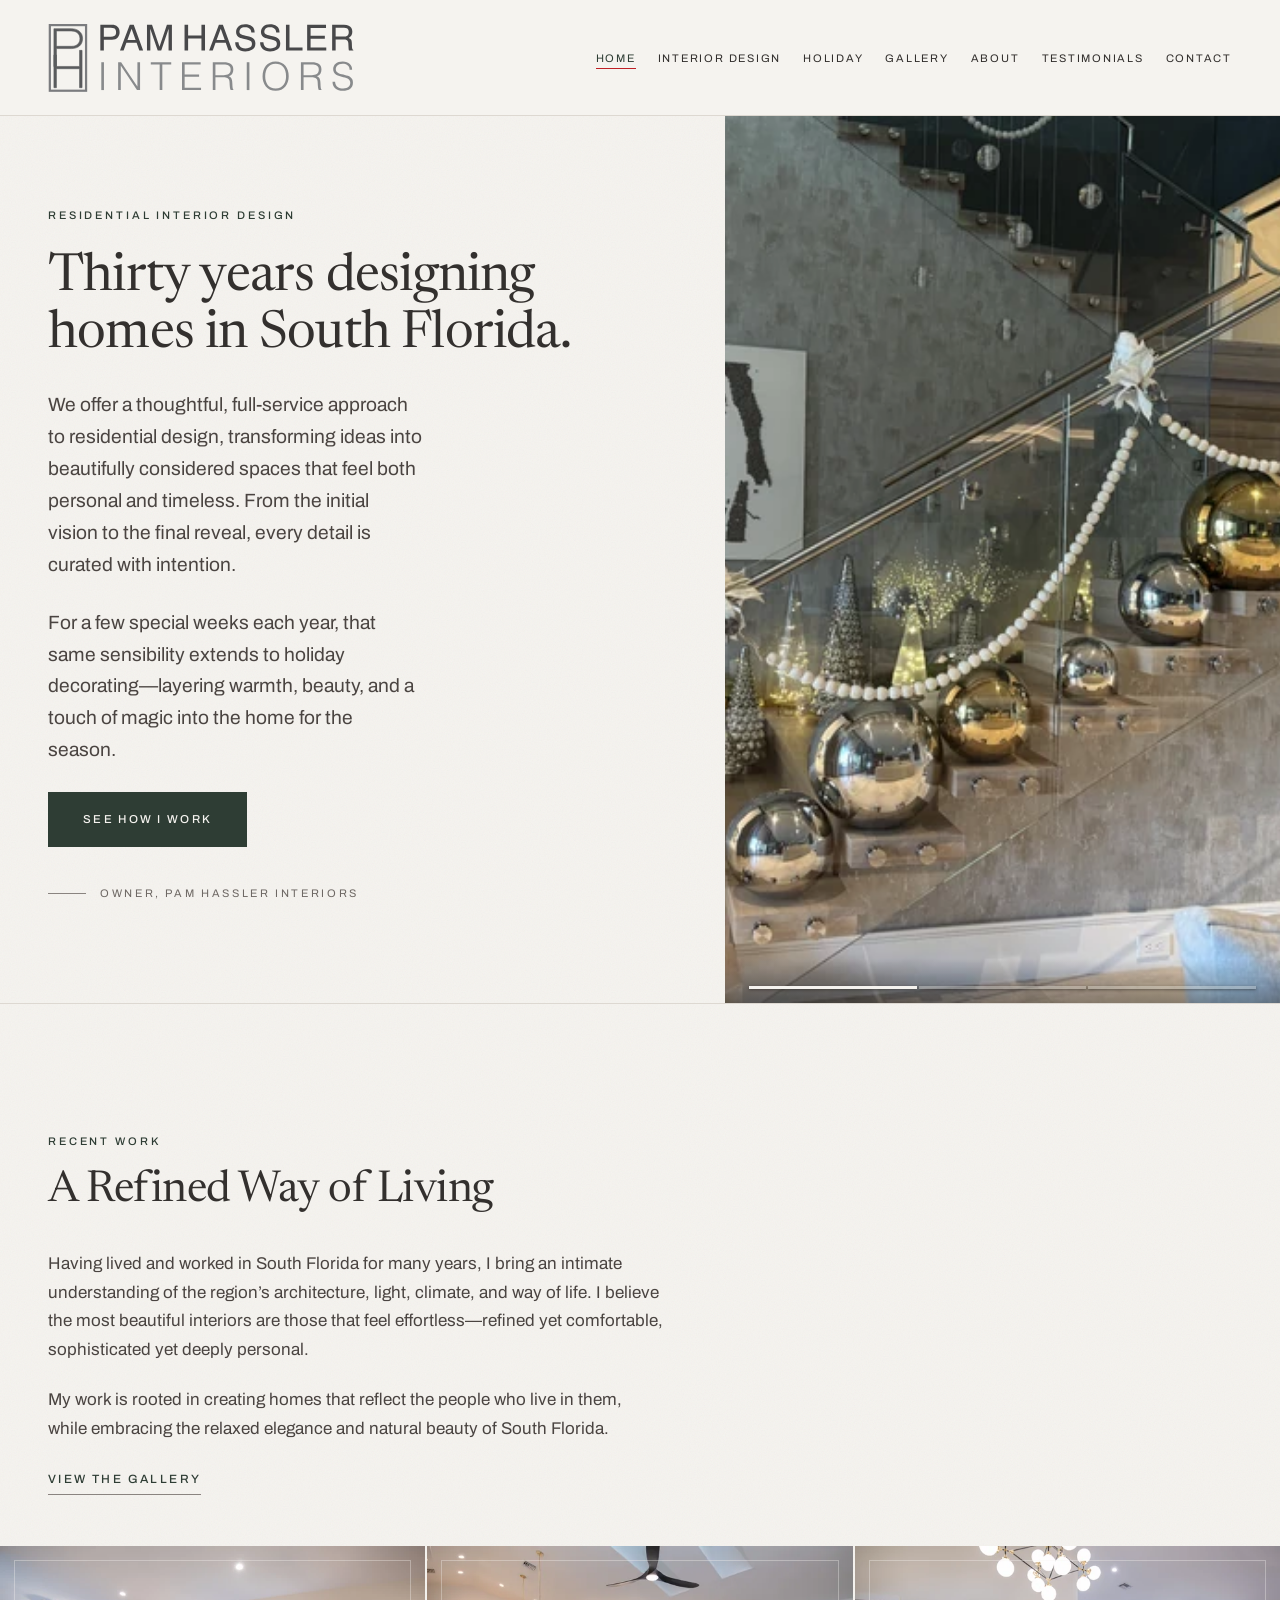
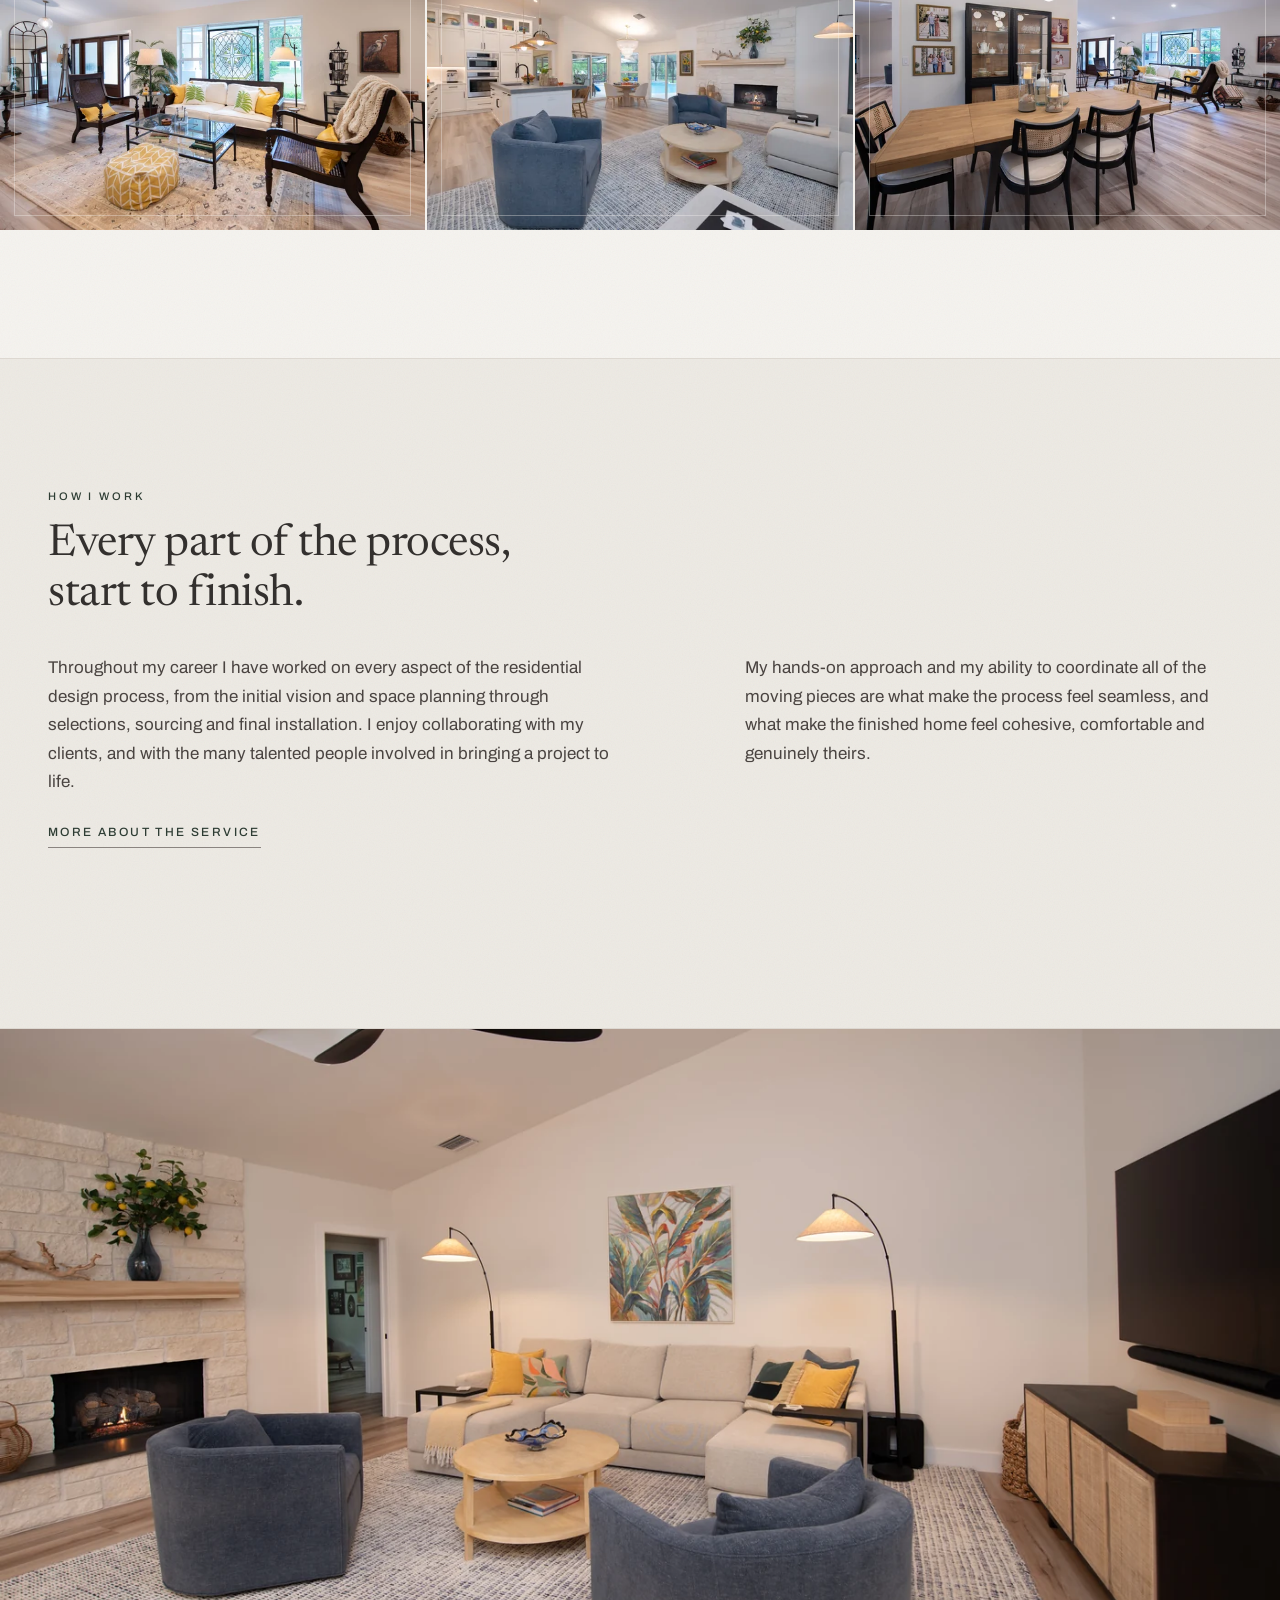
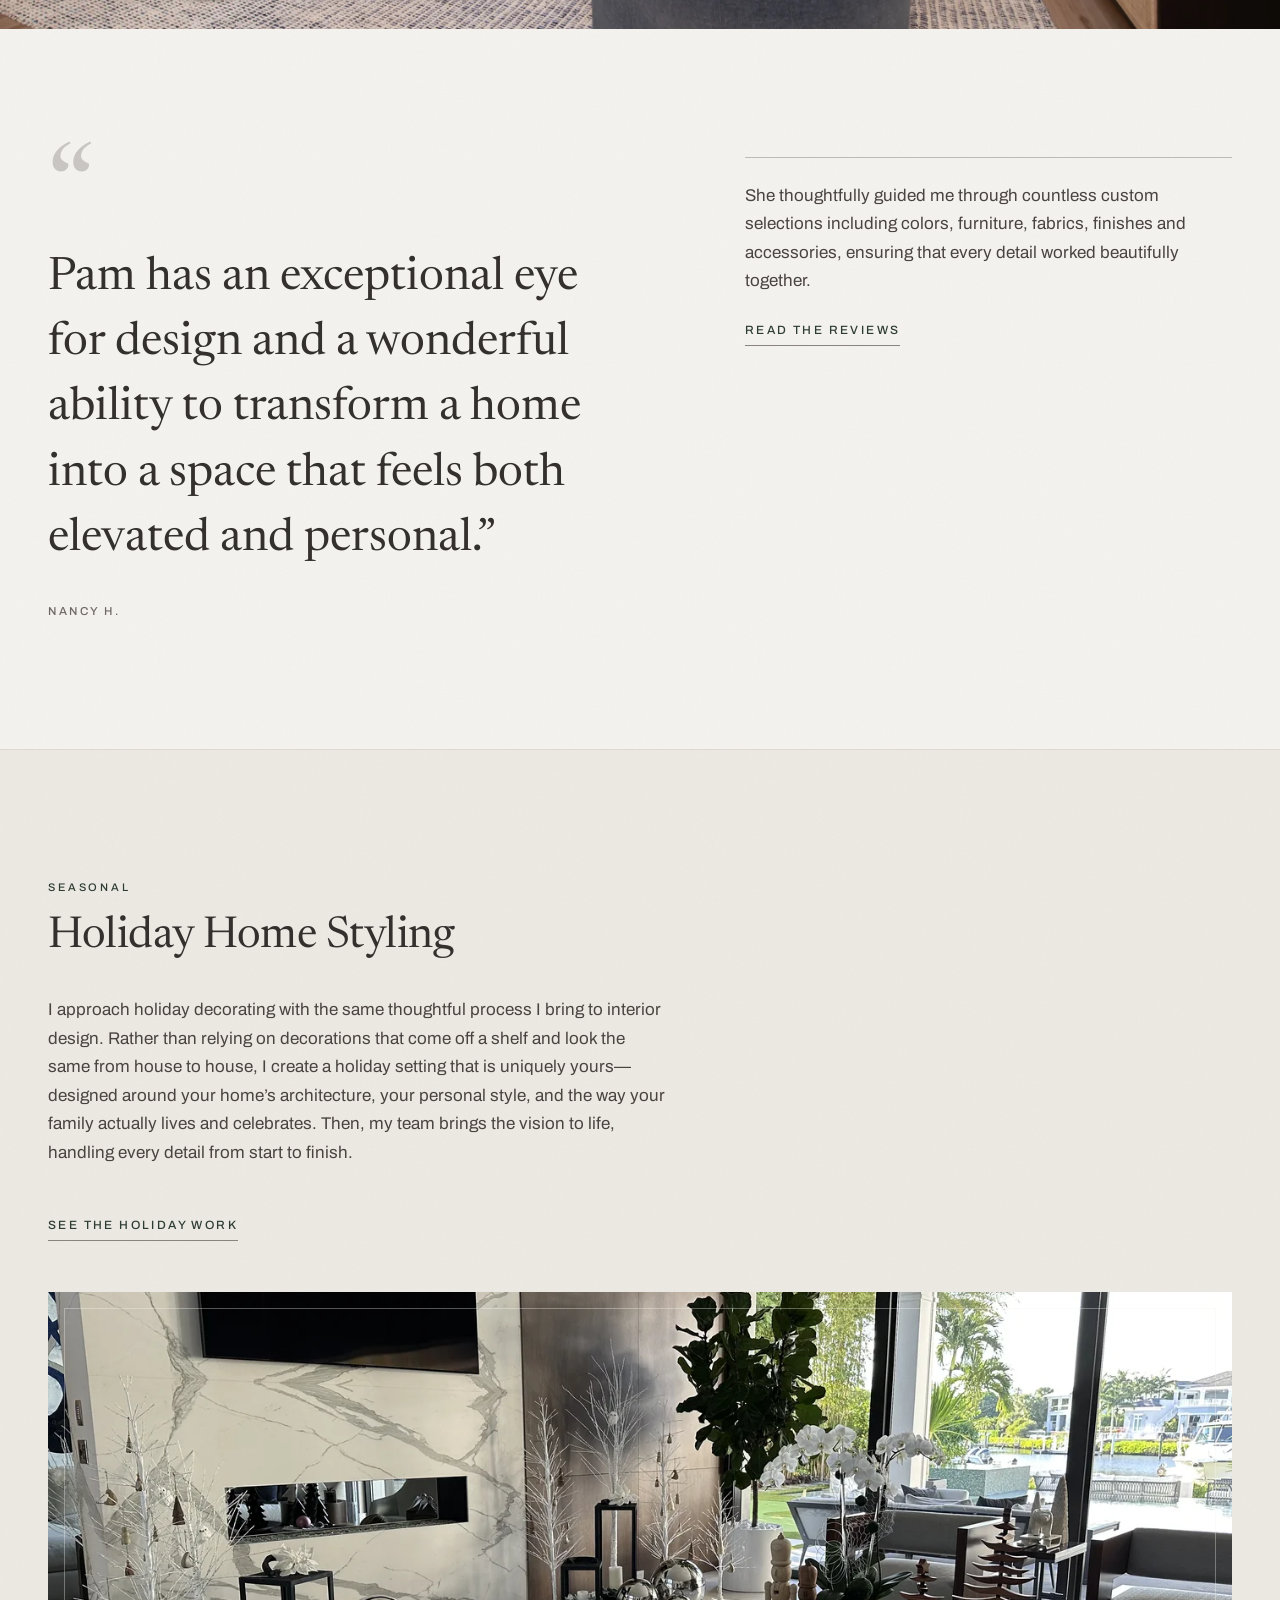
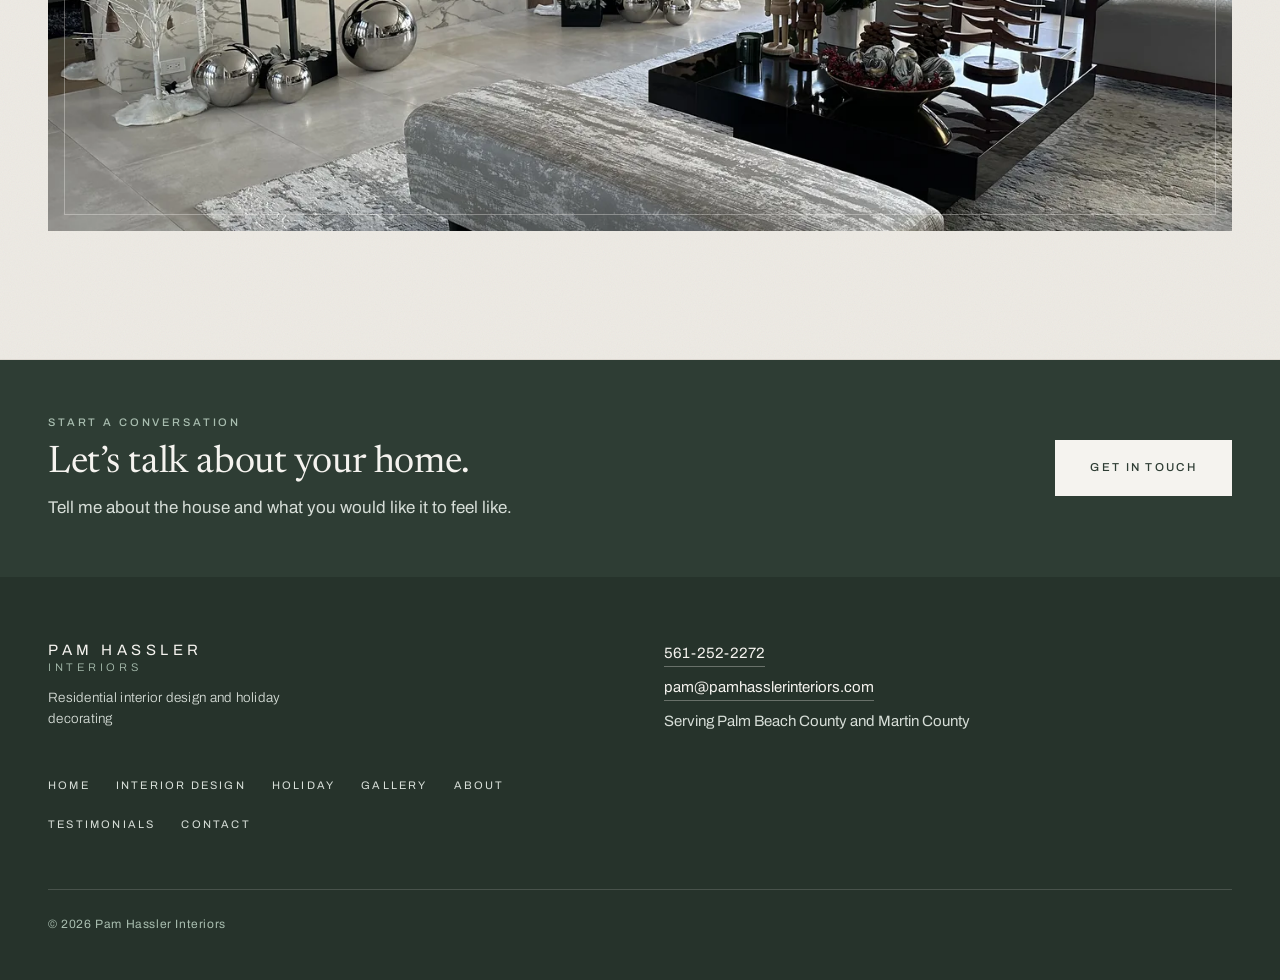
<file: index.html>
<!doctype html>
<html lang="en">
<head>
<meta charset="utf-8">
<meta name="viewport" content="width=device-width, initial-scale=1">
<title>Pam Hassler Interiors | Residential Interior Design in South Florida</title>
<meta name="description" content="More than thirty years designing homes across Palm Beach and Martin County. Full-service residential interior design, and holiday decorating for the season.">
<meta property="og:type" content="website">
<meta property="og:site_name" content="Pam Hassler Interiors">
<meta property="og:title" content="Pam Hassler Interiors | Residential Interior Design in South Florida">
<meta property="og:description" content="More than thirty years designing homes across Palm Beach and Martin County. Full-service residential interior design, and holiday decorating for the season.">
<meta property="og:image" content="https://www.pamhasslerinteriors.com/og-image.jpg">
<meta property="og:url" content="https://www.pamhasslerinteriors.com/">
<meta name="twitter:card" content="summary_large_image">
<meta name="theme-color" content="#F5F3EF">
<link rel="icon" href="favicon.ico" sizes="32x32">
<link rel="icon" href="img/favicon.svg" type="image/svg+xml">
<link rel="icon" href="img/favicon-32.png" type="image/png" sizes="32x32">
<link rel="apple-touch-icon" href="img/apple-touch-icon.png">
<link rel="preconnect" href="https://fonts.googleapis.com">
<link rel="preconnect" href="https://fonts.gstatic.com" crossorigin>
<link rel="stylesheet" href="https://fonts.googleapis.com/css2?family=Archivo:wght@300;400;500&family=Newsreader:opsz,wght@6..72,300;400&display=swap">
<link rel="canonical" href="https://www.pamhasslerinteriors.com/">
<link rel="stylesheet" href="css/site.css">
</head>
<body>

<a class="skip" href="#main">Skip to content</a>

<header class="site-head">
  <div class="shell">
    <a class="brand" href="index.html">
      <img src="img/logo.svg" alt="Pam Hassler Interiors" width="176" height="41">
    </a>
    <button class="nav-toggle" type="button" aria-expanded="false" aria-controls="site-nav" aria-label="Open menu">
      <i></i><i></i><i></i>
    </button>
    <nav class="nav" id="site-nav" aria-label="Main">
      <ul>
        <li><a href="index.html" aria-current="page">Home</a></li>
        <li><a href="interior-design.html">Interior Design</a></li>
        <li><a href="holiday.html">Holiday</a></li>
        <li><a href="gallery.html">Gallery</a></li>
        <li><a href="about.html">About</a></li>
        <li><a href="testimonials.html">Testimonials</a></li>
        <li><a href="contact.html">Contact</a></li>
      </ul>
    </nav>
  </div>
</header>

<main id="main">

  <!-- ============ hero ============ -->
  <section class="hero">
    <div class="hero__text grain">
      <p class="eyebrow">Residential interior design</p>
      <h1 class="display display--hero">Thirty years designing homes in South Florida.</h1>
      <p class="prose prose--lead">We offer a thoughtful, full-service approach to residential design, transforming ideas into beautifully considered spaces that feel both personal and timeless. From the initial vision to the final reveal, every detail is curated with intention.</p>
      <p class="prose prose--lead">For a few special weeks each year, that same sensibility extends to holiday decorating&mdash;layering warmth, beauty, and a touch of magic into the home for the season.</p>
      <div class="hero__actions">
        <a class="btn" href="interior-design.html">See how I work</a>
      </div>
      <p class="hero__meta">Owner, Pam Hassler Interiors</p>
    </div>
    <figure class="hero__figure" data-hero-carousel="6000" aria-label="Recent work">
      <div class="hero__slide is-on">
        <picture>
          <source type="image/webp" srcset="img/hero/hero-stair-640.webp 640w, img/hero/hero-stair-1024.webp 1024w, img/hero/hero-stair-1400.webp 1400w" sizes="(max-width:860px) 100vw, 47vw">
          <img src="img/hero/hero-stair-1024.jpg" alt="A floating glass-railed staircase dressed with mercury glass spheres and pearl garland" width="1024" height="768" fetchpriority="high">
        </picture>
      </div>
      <div class="hero__slide">
        <picture>
          <source type="image/webp" srcset="img/work/gabriel-house-kitchen-1-640.webp 640w, img/work/gabriel-house-kitchen-1-1024.webp 1024w, img/work/gabriel-house-kitchen-1-1400.webp 1400w" sizes="(max-width:860px) 100vw, 47vw">
          <img src="img/work/gabriel-house-kitchen-1-1024.jpg" alt="A white kitchen with a grey quartz island, woven counter stools and warm pendant lighting" width="1400" height="933" decoding="async">
        </picture>
      </div>
      <div class="hero__slide">
        <picture>
          <source type="image/webp" srcset="img/work/gabriel-house-primary-bath-2-640.webp 640w, img/work/gabriel-house-primary-bath-2-1024.webp 1024w, img/work/gabriel-house-primary-bath-2-1400.webp 1400w" sizes="(max-width:860px) 100vw, 47vw">
          <img src="img/work/gabriel-house-primary-bath-2-1024.jpg" alt="A primary bathroom with black double vanities, brass fittings and a freestanding tub against green marble" width="1400" height="933" decoding="async">
        </picture>
      </div>
      <div class="hero__rail">
        <button type="button" aria-current="true" aria-label="Show photograph 1 of 3"><span></span></button>
        <button type="button" aria-label="Show photograph 2 of 3"><span></span></button>
        <button type="button" aria-label="Show photograph 3 of 3"><span></span></button>
      </div>
    </figure>
  </section>

  <!-- ============ the design work, leading ============ -->
  <section class="band grain">
    <div class="shell">
      <div class="section-head">
        <p class="eyebrow">Recent work</p>
        <h2 class="display">A Refined Way of Living</h2>
      </div>
      <p class="prose prose--wide teaser-body">Having lived and worked in South Florida for many years, I bring an intimate understanding of the region&rsquo;s architecture, light, climate, and way of life. I believe the most beautiful interiors are those that feel effortless&mdash;refined yet comfortable, sophisticated yet deeply personal.</p>
      <p class="prose prose--wide">My work is rooted in creating homes that reflect the people who live in them, while embracing the relaxed elegance and natural beauty of South Florida.</p>
      <a class="textlink section-link" href="gallery.html">View the gallery</a>
    </div>
    <div class="work">
      <figure>
        <picture>
          <source type="image/webp" srcset="img/work/gabriel-house-living-rm-640.webp 640w, img/work/gabriel-house-living-rm-1024.webp 1024w, img/work/gabriel-house-living-rm-1400.webp 1400w" sizes="(max-width:760px) 100vw, 33vw">
          <img src="img/work/gabriel-house-living-rm-1024.jpg" srcset="img/work/gabriel-house-living-rm-640.jpg 640w, img/work/gabriel-house-living-rm-1024.jpg 1024w, img/work/gabriel-house-living-rm-1400.jpg 1400w" sizes="(max-width:760px) 100vw, 33vw" alt="A living room with dark caned armchairs, a pale sofa and yellow accents, opening onto a garden window" width="1024" height="683" loading="lazy">
        </picture>
      </figure>
      <figure>
        <picture>
          <source type="image/webp" srcset="img/work/gabriel-house-kitchen-family-rm-640.webp 640w, img/work/gabriel-house-kitchen-family-rm-1024.webp 1024w, img/work/gabriel-house-kitchen-family-rm-1400.webp 1400w" sizes="(max-width:760px) 100vw, 33vw">
          <img src="img/work/gabriel-house-kitchen-family-rm-1024.jpg" srcset="img/work/gabriel-house-kitchen-family-rm-640.jpg 640w, img/work/gabriel-house-kitchen-family-rm-1024.jpg 1024w, img/work/gabriel-house-kitchen-family-rm-1400.jpg 1400w" sizes="(max-width:760px) 100vw, 33vw" alt="An open plan kitchen and family room with blue swivel chairs and a stone fireplace" width="1024" height="683" loading="lazy">
        </picture>
      </figure>
      <figure>
        <picture>
          <source type="image/webp" srcset="img/work/gabriel-house-dining-rm-640.webp 640w, img/work/gabriel-house-dining-rm-1024.webp 1024w, img/work/gabriel-house-dining-rm-1400.webp 1400w" sizes="(max-width:760px) 100vw, 33vw">
          <img src="img/work/gabriel-house-dining-rm-1024.jpg" srcset="img/work/gabriel-house-dining-rm-640.jpg 640w, img/work/gabriel-house-dining-rm-1024.jpg 1024w, img/work/gabriel-house-dining-rm-1400.jpg 1400w" sizes="(max-width:760px) 100vw, 33vw" alt="A dining room with an oak table, caned chairs and a brass globe chandelier" width="1024" height="683" loading="lazy">
        </picture>
      </figure>
    </div>
  </section>

  <!-- ============ the process ============ -->
  <section class="band band--sunk grain">
    <div class="shell">
      <div class="section-head">
        <p class="eyebrow">How I work</p>
        <h2 class="display">Every part of the process,<br>start to finish.</h2>
      </div>
      <div class="quote-row">
        <p class="prose prose--wide">Throughout my career I have worked on every aspect of the residential design process, from the initial vision and space planning through selections, sourcing and final installation. I enjoy collaborating with my clients, and with the many talented people involved in bringing a project to life.</p>
        <p class="prose prose--wide">My hands-on approach and my ability to coordinate all of the moving pieces are what make the process feel seamless, and what make the finished home feel cohesive, comfortable and genuinely theirs.</p>
      </div>
      <a class="textlink section-link" href="interior-design.html">More about the service</a>
    </div>
  </section>

  <!-- ============ full-bleed break ============ -->
  <figure class="figure-band">
    <picture>
      <source type="image/webp" srcset="img/work/gabriel-house-family-rm-1-640.webp 640w, img/work/gabriel-house-family-rm-1-1024.webp 1024w, img/work/gabriel-house-family-rm-1-1400.webp 1400w" sizes="100vw">
      <img src="img/work/gabriel-house-family-rm-1-1024.jpg" srcset="img/work/gabriel-house-family-rm-1-640.jpg 640w, img/work/gabriel-house-family-rm-1-1024.jpg 1024w, img/work/gabriel-house-family-rm-1-1400.jpg 1400w" sizes="100vw" alt="A family room opening to the kitchen, with layered seating and a stone fireplace" width="1024" height="683" loading="lazy">
    </picture>
  </figure>

  <!-- ============ testimonial ============ -->
  <section class="band grain">
    <div class="shell quote-row">
      <figure class="quote">
        <span class="openmark" aria-hidden="true">&ldquo;</span>
        <blockquote>Pam has an exceptional eye for design and a wonderful ability to transform a home into a space that feels both elevated and personal.&rdquo;</blockquote>
        <figcaption>Nancy H.</figcaption>
      </figure>
      <div class="stack">
        <div class="rule rule--plain" aria-hidden="true"></div>
        <p class="prose prose--wide">She thoughtfully guided me through countless custom selections including colors, furniture, fabrics, finishes and accessories, ensuring that every detail worked beautifully together.</p>
        <a class="textlink" href="testimonials.html">Read the reviews</a>
      </div>
    </div>
  </section>

  <!-- ============ holiday, as the supporting service ============ -->
  <section class="band band--sunk grain">
    <div class="shell">
      <div class="section-head">
        <p class="eyebrow">Seasonal</p>
        <h2 class="display">Holiday Home Styling</h2>
      </div>
      <p class="prose prose--wide teaser-body">I approach holiday decorating with the same thoughtful process I bring to interior design. Rather than relying on decorations that come off a shelf and look the same from house to house, I create a holiday setting that is uniquely yours&mdash;designed around your home&rsquo;s architecture, your personal style, and the way your family actually lives and celebrates. Then, my team brings the vision to life, handling every detail from start to finish.</p>
      <a class="textlink section-link" href="holiday.html">See the holiday work</a>
      <figure class="pano">
        <picture>
          <source type="image/webp" srcset="img/holiday/img-6762-640.webp 640w, img/holiday/img-6762-1024.webp 1024w, img/holiday/img-6762-1400.webp 1400w" sizes="(max-width:900px) 100vw, 1080px">
          <img src="img/holiday/img-6762-1024.jpg" srcset="img/holiday/img-6762-640.jpg 640w, img/holiday/img-6762-1024.jpg 1024w, img/holiday/img-6762-1400.jpg 1400w" sizes="(max-width:900px) 100vw, 1080px" alt="A living room with silver trees and mercury glass spheres on the marble fireplace wall, opening to the water" width="1400" height="1050" loading="lazy">
        </picture>
      </figure>
    </div>
  </section>

  <!-- ============ closing call to action ============ -->
  <section class="band band--pine band--banner">
    <div class="shell cta-row">
      <div class="stack stack--tight">
        <p class="eyebrow">Start a conversation</p>
        <h2 class="display">Let&rsquo;s talk about your home.</h2>
        <p class="prose">Tell me about the house and what you would like it to feel like.</p>
      </div>
      <div class="stack">
        <a class="btn btn--onPine" href="contact.html">Get in touch</a>
      </div>
    </div>
  </section>

</main>

<footer class="site-foot">
  <div class="shell">
    <div class="wordmark">
      <b>Pam Hassler</b>
      <span>Interiors</span>
      <em>Residential interior design and holiday decorating</em>
    </div>
    <div class="foot-detail">
      <a href="tel:+15612522272">561-252-2272</a>
      <a href="mailto:pam@pamhasslerinteriors.com">pam@pamhasslerinteriors.com</a>
      <span>Serving Palm Beach County and Martin County</span>
    </div>
    <nav class="foot-nav" aria-label="Footer">
      <ul>
        <li><a href="index.html">Home</a></li>
        <li><a href="interior-design.html">Interior Design</a></li>
        <li><a href="holiday.html">Holiday</a></li>
        <li><a href="gallery.html">Gallery</a></li>
        <li><a href="about.html">About</a></li>
        <li><a href="testimonials.html">Testimonials</a></li>
        <li><a href="contact.html">Contact</a></li>
      </ul>
    </nav>
    <p class="colophon">&copy; 2026 Pam Hassler Interiors</p>
  </div>
</footer>

<script src="js/site.js"></script>
</body>
</html>
</file>
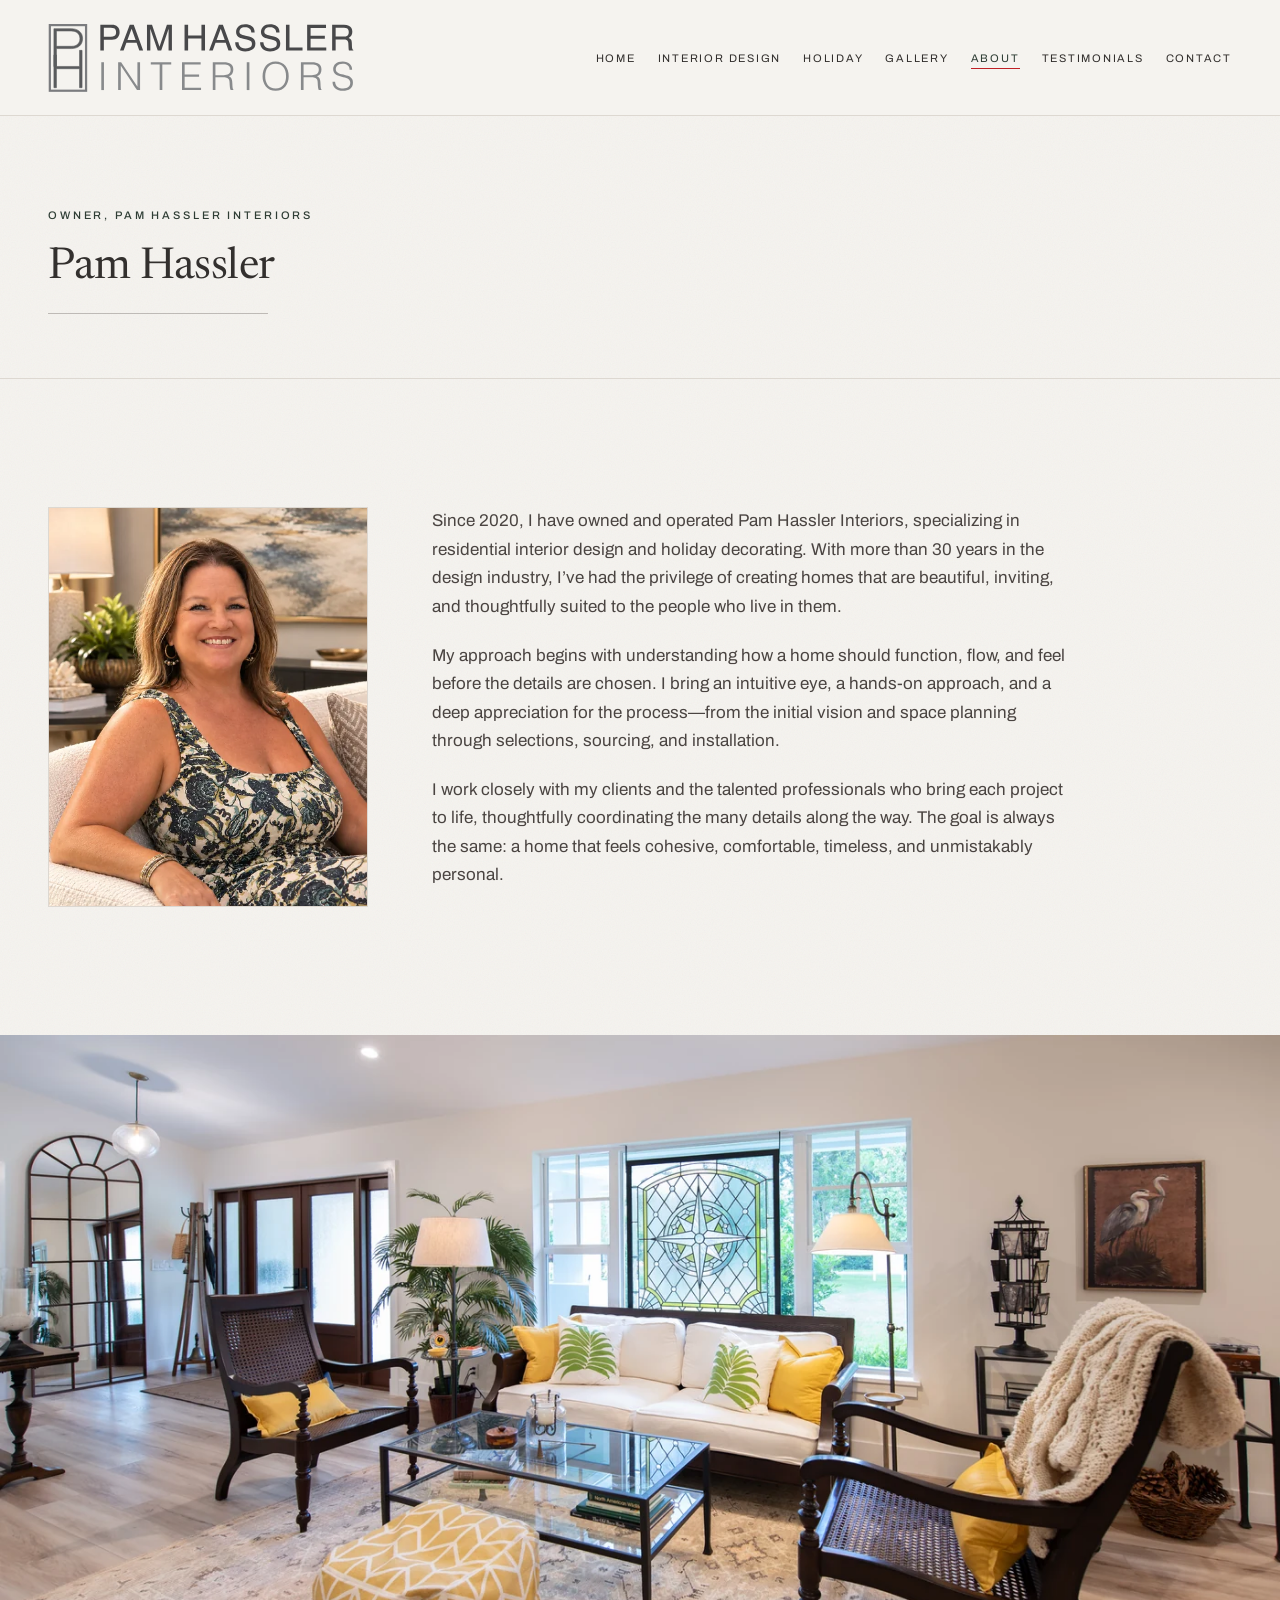
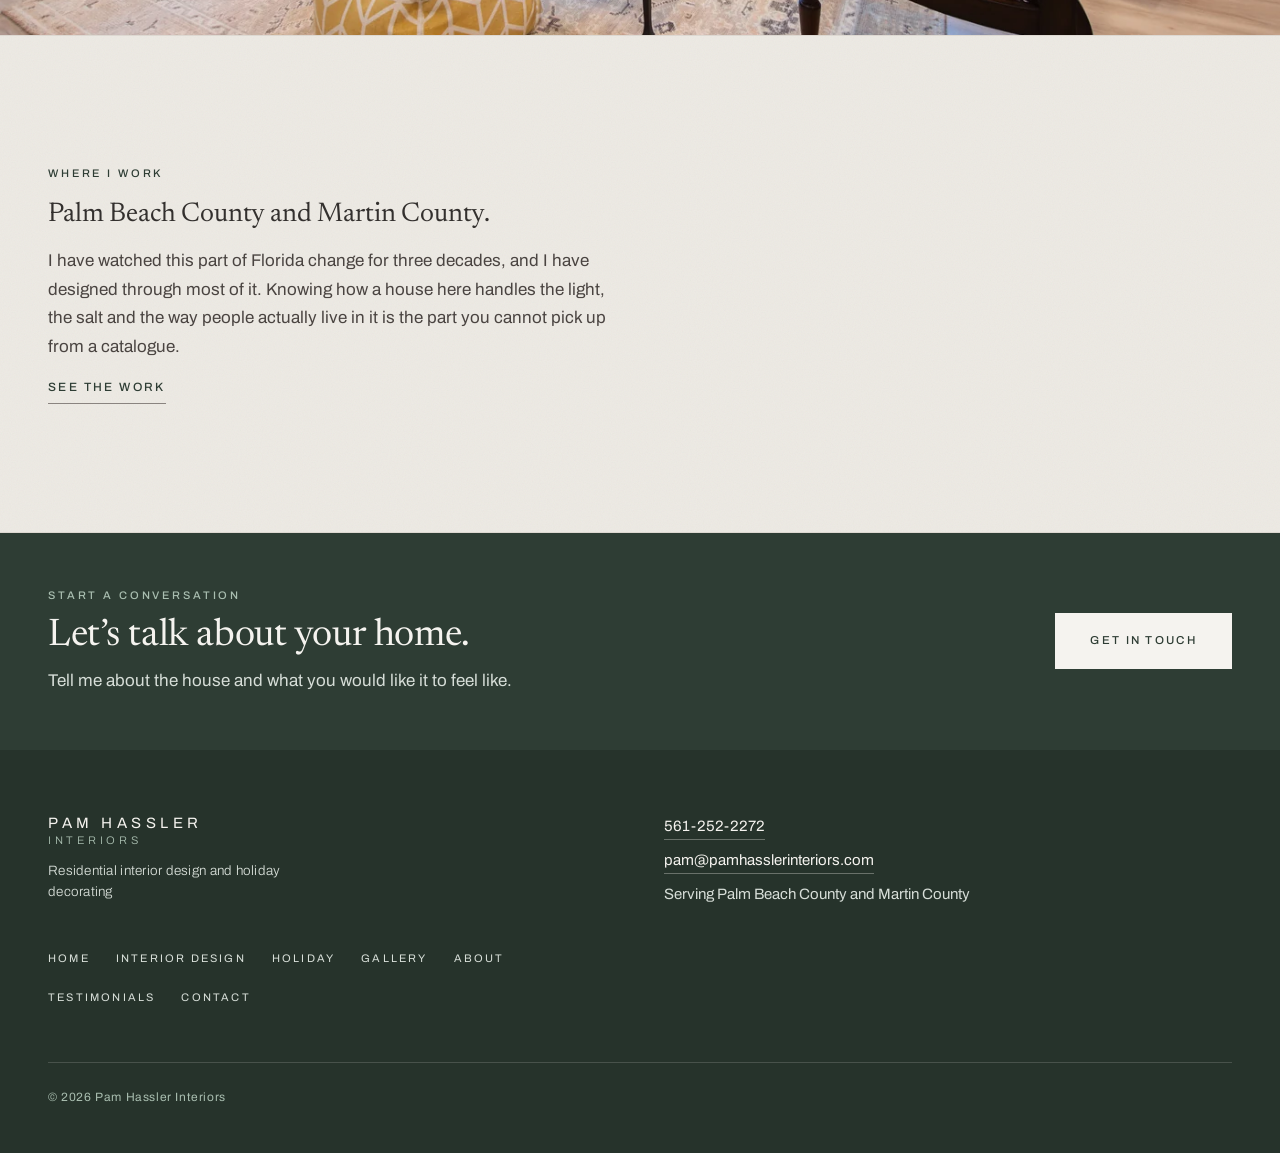
<file: about.html>
<!doctype html>
<html lang="en">
<head>
<meta charset="utf-8">
<meta name="viewport" content="width=device-width, initial-scale=1">
<title>About Pam Hassler | Pam Hassler Interiors</title>
<meta name="description" content="Thirty years in residential interior design in South Florida, and holiday decorating across Palm Beach and Martin County.">
<meta property="og:type" content="website">
<meta property="og:site_name" content="Pam Hassler Interiors">
<meta property="og:title" content="About Pam Hassler | Pam Hassler Interiors">
<meta property="og:description" content="More than thirty years in residential interior design in South Florida.">
<meta property="og:image" content="https://www.pamhasslerinteriors.com/og-image.jpg">
<meta property="og:url" content="https://www.pamhasslerinteriors.com/about.html">
<meta name="twitter:card" content="summary_large_image">
<meta name="theme-color" content="#F5F3EF">
<link rel="icon" href="favicon.ico" sizes="32x32">
<link rel="icon" href="img/favicon.svg" type="image/svg+xml">
<link rel="icon" href="img/favicon-32.png" type="image/png" sizes="32x32">
<link rel="apple-touch-icon" href="img/apple-touch-icon.png">
<link rel="preconnect" href="https://fonts.googleapis.com">
<link rel="preconnect" href="https://fonts.gstatic.com" crossorigin>
<link rel="stylesheet" href="https://fonts.googleapis.com/css2?family=Archivo:wght@300;400;500&family=Newsreader:opsz,wght@6..72,300;400&display=swap">
<link rel="canonical" href="https://www.pamhasslerinteriors.com/about.html">
<link rel="stylesheet" href="css/site.css">
</head>
<body>

<a class="skip" href="#main">Skip to content</a>

<header class="site-head">
  <div class="shell">
    <a class="brand" href="index.html">
      <img src="img/logo.svg" alt="Pam Hassler Interiors" width="176" height="41">
    </a>
    <button class="nav-toggle" type="button" aria-expanded="false" aria-controls="site-nav" aria-label="Open menu">
      <i></i><i></i><i></i>
    </button>
    <nav class="nav" id="site-nav" aria-label="Main">
      <ul>
        <li><a href="index.html">Home</a></li>
        <li><a href="interior-design.html">Interior Design</a></li>
        <li><a href="holiday.html">Holiday</a></li>
        <li><a href="gallery.html">Gallery</a></li>
        <li><a href="about.html" aria-current="page">About</a></li>
        <li><a href="testimonials.html">Testimonials</a></li>
        <li><a href="contact.html">Contact</a></li>
      </ul>
    </nav>
  </div>
</header>

<main id="main">

  <section class="page-hero grain">
    <div class="shell">
      <p class="eyebrow">Owner, Pam Hassler Interiors</p>
      <h1 class="display">Pam Hassler</h1>
      <div class="rule rule--plain" aria-hidden="true"></div>
    </div>
  </section>

  <section class="band grain">
    <div class="shell bio">
      <figure class="portrait">
        <picture>
          <source type="image/webp" srcset="img/pam-hassler-480.webp 480w, img/pam-hassler-640.webp 640w, img/pam-hassler-1024.webp 1024w" sizes="(max-width:820px) calc(100vw - 40px), 320px">
          <img src="img/pam-hassler-640.jpg" srcset="img/pam-hassler-480.jpg 480w, img/pam-hassler-640.jpg 640w, img/pam-hassler-1024.jpg 1024w" sizes="(max-width:820px) calc(100vw - 40px), 320px" alt="Pam Hassler seated on a cream sofa in a client&rsquo;s living room" width="1073" height="1465" loading="lazy" decoding="async">
        </picture>
      </figure>
      <div class="bio__text">
        <p class="prose prose--wide">Since 2020, I have owned and operated Pam Hassler Interiors, specializing in residential interior design and holiday decorating. With more than 30 years in the design industry, I&rsquo;ve had the privilege of creating homes that are beautiful, inviting, and thoughtfully suited to the people who live in them.</p>
        <p class="prose prose--wide">My approach begins with understanding how a home should function, flow, and feel before the details are chosen. I bring an intuitive eye, a hands-on approach, and a deep appreciation for the process&mdash;from the initial vision and space planning through selections, sourcing, and installation.</p>
        <p class="prose prose--wide">I work closely with my clients and the talented professionals who bring each project to life, thoughtfully coordinating the many details along the way. The goal is always the same: a home that feels cohesive, comfortable, timeless, and unmistakably personal.</p>
      </div>
    </div>
  </section>

  <figure class="figure-band">
    <picture>
      <source type="image/webp" srcset="img/work/gabriel-house-living-rm-640.webp 640w, img/work/gabriel-house-living-rm-1024.webp 1024w, img/work/gabriel-house-living-rm-1400.webp 1400w" sizes="100vw">
      <img src="img/work/gabriel-house-living-rm-1024.jpg" srcset="img/work/gabriel-house-living-rm-640.jpg 640w, img/work/gabriel-house-living-rm-1024.jpg 1024w, img/work/gabriel-house-living-rm-1400.jpg 1400w" sizes="100vw" alt="A formal living room with caned armchairs and a yellow ottoman" width="1024" height="683" loading="lazy">
    </picture>
  </figure>

  <section class="band band--sunk grain">
    <div class="shell stack stack--tight">
      <p class="eyebrow">Where I work</p>
      <h2 class="display display--sm">Palm Beach County and Martin County.</h2>
      <p class="prose prose--wide">I have watched this part of Florida change for three decades, and I have designed through most of it. Knowing how a house here handles the light, the salt and the way people actually live in it is the part you cannot pick up from a catalogue.</p>
      <a class="textlink" href="gallery.html">See the work</a>
    </div>
  </section>

  <section class="band band--pine band--banner">
    <div class="shell cta-row">
      <div class="stack stack--tight">
        <p class="eyebrow">Start a conversation</p>
        <h2 class="display">Let&rsquo;s talk about your home.</h2>
        <p class="prose">Tell me about the house and what you would like it to feel like.</p>
      </div>
      <div class="stack">
        <a class="btn btn--onPine" href="contact.html">Get in touch</a>
      </div>
    </div>
  </section>

</main>

<footer class="site-foot">
  <div class="shell">
    <div class="wordmark">
      <b>Pam Hassler</b>
      <span>Interiors</span>
      <em>Residential interior design and holiday decorating</em>
    </div>
    <div class="foot-detail">
      <a href="tel:+15612522272">561-252-2272</a>
      <a href="mailto:pam@pamhasslerinteriors.com">pam@pamhasslerinteriors.com</a>
      <span>Serving Palm Beach County and Martin County</span>
    </div>
    <nav class="foot-nav" aria-label="Footer">
      <ul>
        <li><a href="index.html">Home</a></li>
        <li><a href="interior-design.html">Interior Design</a></li>
        <li><a href="holiday.html">Holiday</a></li>
        <li><a href="gallery.html">Gallery</a></li>
        <li><a href="about.html">About</a></li>
        <li><a href="testimonials.html">Testimonials</a></li>
        <li><a href="contact.html">Contact</a></li>
      </ul>
    </nav>
    <p class="colophon">&copy; 2026 Pam Hassler Interiors</p>
  </div>
</footer>

<script src="js/site.js"></script>
</body>
</html>
</file>
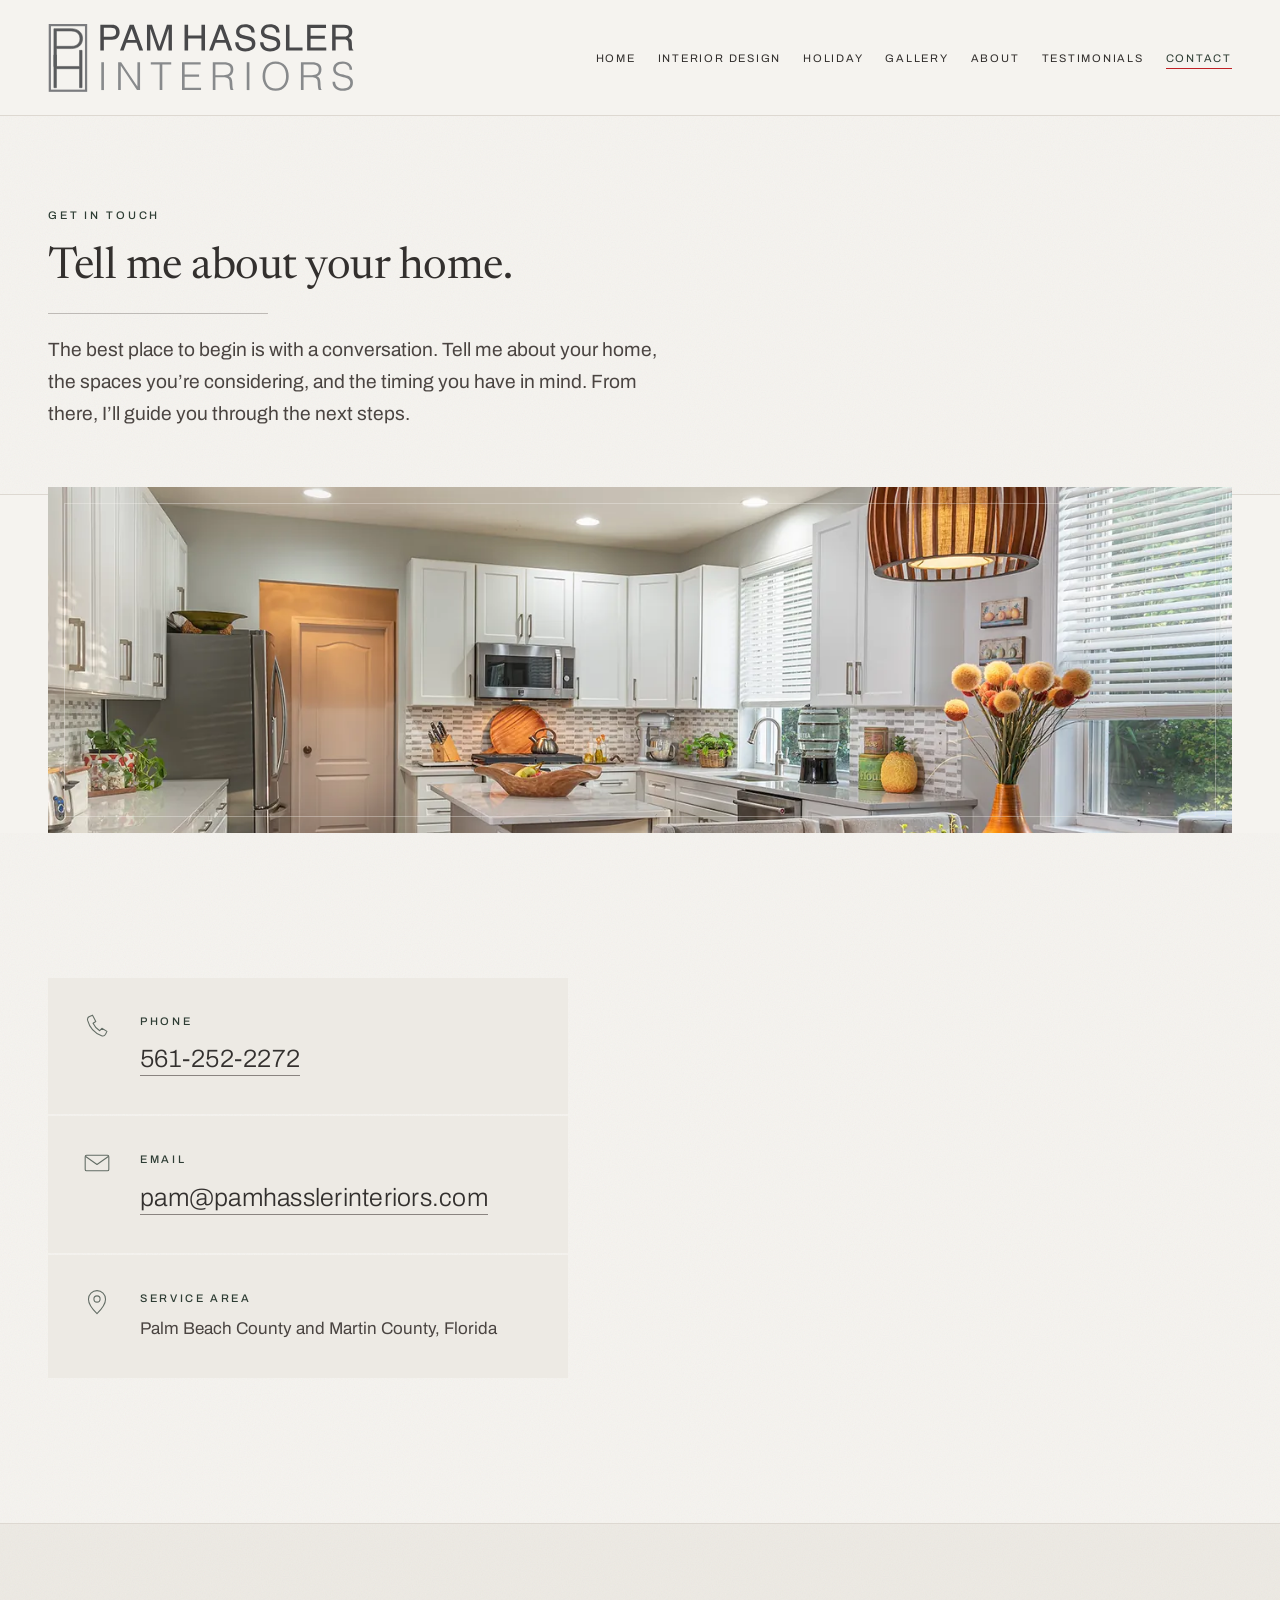
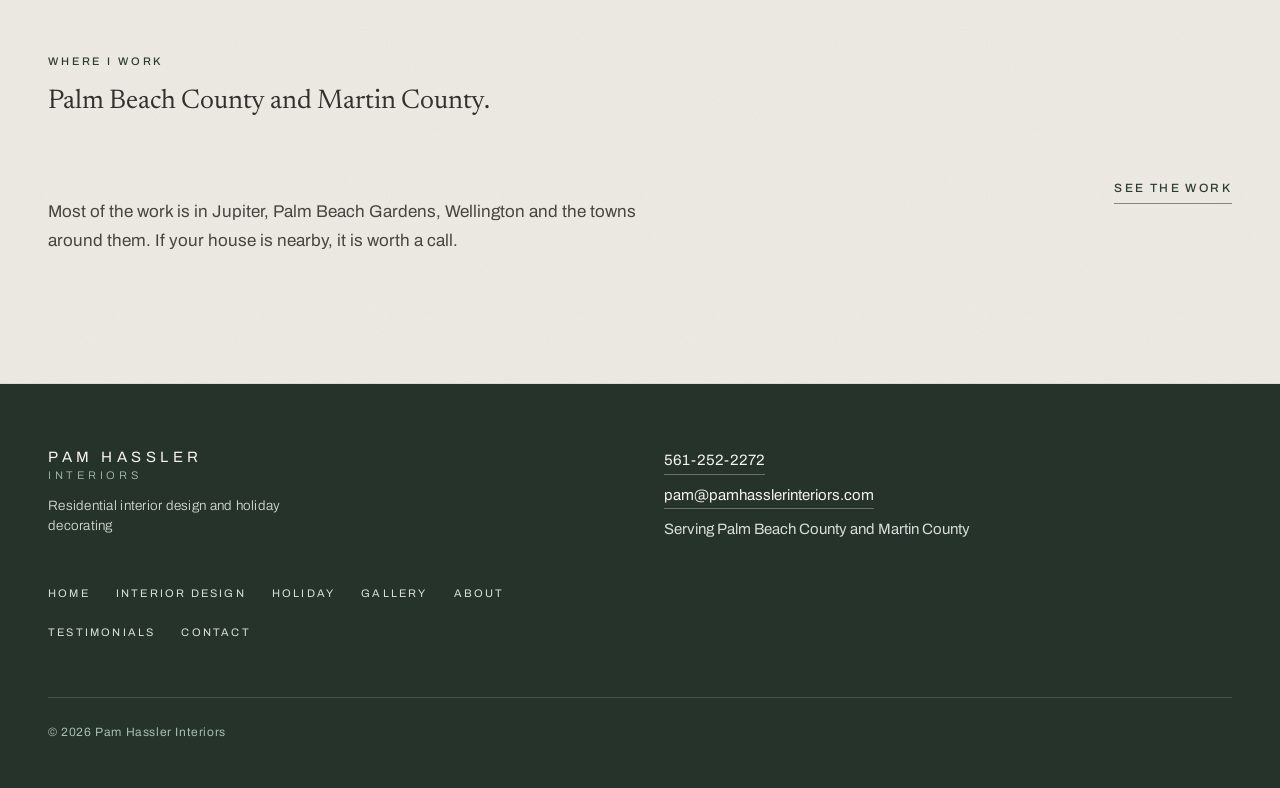
<file: contact.html>
<!doctype html>
<html lang="en">
<head>
<meta charset="utf-8">
<meta name="viewport" content="width=device-width, initial-scale=1">
<title>Contact | Pam Hassler Interiors</title>
<meta name="description" content="Get in touch with Pam Hassler Interiors for residential design and holiday decorating in Palm Beach and Martin County. Call 561-252-2272.">
<meta property="og:type" content="website">
<meta property="og:site_name" content="Pam Hassler Interiors">
<meta property="og:title" content="Contact | Pam Hassler Interiors">
<meta property="og:description" content="Call 561-252-2272 or email pam@pamhasslerinteriors.com.">
<meta property="og:image" content="https://www.pamhasslerinteriors.com/og-image.jpg">
<meta property="og:url" content="https://www.pamhasslerinteriors.com/contact.html">
<meta name="twitter:card" content="summary_large_image">
<meta name="theme-color" content="#F5F3EF">
<link rel="icon" href="favicon.ico" sizes="32x32">
<link rel="icon" href="img/favicon.svg" type="image/svg+xml">
<link rel="icon" href="img/favicon-32.png" type="image/png" sizes="32x32">
<link rel="apple-touch-icon" href="img/apple-touch-icon.png">
<link rel="preconnect" href="https://fonts.googleapis.com">
<link rel="preconnect" href="https://fonts.gstatic.com" crossorigin>
<link rel="stylesheet" href="https://fonts.googleapis.com/css2?family=Archivo:wght@300;400;500&family=Newsreader:opsz,wght@6..72,300;400&display=swap">
<link rel="canonical" href="https://www.pamhasslerinteriors.com/contact.html">
<link rel="stylesheet" href="css/site.css">
</head>
<body>

<a class="skip" href="#main">Skip to content</a>

<header class="site-head">
  <div class="shell">
    <a class="brand" href="index.html">
      <img src="img/logo.svg" alt="Pam Hassler Interiors" width="176" height="41">
    </a>
    <button class="nav-toggle" type="button" aria-expanded="false" aria-controls="site-nav" aria-label="Open menu">
      <i></i><i></i><i></i>
    </button>
    <nav class="nav" id="site-nav" aria-label="Main">
      <ul>
        <li><a href="index.html">Home</a></li>
        <li><a href="interior-design.html">Interior Design</a></li>
        <li><a href="holiday.html">Holiday</a></li>
        <li><a href="gallery.html">Gallery</a></li>
        <li><a href="about.html">About</a></li>
        <li><a href="testimonials.html">Testimonials</a></li>
        <li><a href="contact.html" aria-current="page">Contact</a></li>
      </ul>
    </nav>
  </div>
</header>

<main id="main">

  <section class="page-hero grain">
    <div class="shell">
      <p class="eyebrow">Get in touch</p>
      <h1 class="display">Tell me about your home.</h1>
      <div class="rule rule--plain" aria-hidden="true"></div>
      <p class="prose prose--wide prose--lead">The best place to begin is with a conversation. Tell me about your home, the spaces you&rsquo;re considering, and the timing you have in mind. From there, I&rsquo;ll guide you through the next steps.</p>
    </div>
  </section>

  <div class="shell shell--strip">
    <figure class="pano pano--lede pano--kitchen">
      <picture>
        <source type="image/webp" srcset="img/work/white-kitchen-dining-640.webp 640w, img/work/white-kitchen-dining-1024.webp 1024w, img/work/white-kitchen-dining-1400.webp 1400w, img/work/white-kitchen-dining-1800.webp 1800w" sizes="(max-width:900px) 100vw, 1080px">
        <img src="img/work/white-kitchen-dining-1024.jpg" srcset="img/work/white-kitchen-dining-640.jpg 640w, img/work/white-kitchen-dining-1024.jpg 1024w, img/work/white-kitchen-dining-1400.jpg 1400w, img/work/white-kitchen-dining-1800.jpg 1800w" sizes="(max-width:900px) 100vw, 1080px" alt="A white kitchen with a mosaic tile backsplash, a woven pendant and a concrete dining table" width="1800" height="1224" fetchpriority="high">
      </picture>
    </figure>
  </div>

  <section class="band grain">
    <div class="shell contact contact--single">
      <dl class="contact-list">
        <div class="contact-item">
          <svg class="contact-icon" viewBox="0 0 32 32" fill="none" aria-hidden="true"><path d="M11.2 5.5 8 6.9c-1.6.7-2.4 2.5-2 4.2a24.4 24.4 0 0 0 14.9 16.4c1.6.6 3.4-.2 4.2-1.7l1.5-3-5.4-3.3-2.3 2.6a17.6 17.6 0 0 1-7.1-7.9l2.9-2z" stroke="currentColor" stroke-width="1.15" stroke-linejoin="round"/></svg>
          <dt>Phone</dt>
          <dd><a href="tel:+15612522272">561-252-2272</a></dd>
        </div>
        <div class="contact-item">
          <svg class="contact-icon" viewBox="0 0 32 32" fill="none" aria-hidden="true"><rect x="3.4" y="7.8" width="25.2" height="16.4" rx="1.4" stroke="currentColor" stroke-width="1.15"/><path d="M3.9 9 16 17.6 28.1 9" stroke="currentColor" stroke-width="1.15" stroke-linecap="round" stroke-linejoin="round"/></svg>
          <dt>Email</dt>
          <dd><a href="mailto:pam@pamhasslerinteriors.com">pam@pamhasslerinteriors.com</a></dd>
        </div>
        <div class="contact-item">
          <svg class="contact-icon" viewBox="0 0 32 32" fill="none" aria-hidden="true"><path d="M16 28.4s9.1-9 9.1-15.4a9.1 9.1 0 1 0-18.2 0C6.9 19.4 16 28.4 16 28.4Z" stroke="currentColor" stroke-width="1.15" stroke-linejoin="round"/><circle cx="16" cy="12.8" r="3.3" stroke="currentColor" stroke-width="1.15"/></svg>
          <dt>Service area</dt>
          <dd><span>Palm Beach County and Martin County, Florida</span></dd>
        </div>
      </dl>
    </div>
  </section>

  <section class="band band--sunk grain">
    <div class="shell">
      <div class="section-head">
        <p class="eyebrow">Where I work</p>
        <h2 class="display display--sm">Palm Beach County and Martin County.</h2>
      </div>
      <div class="pano-note">
        <p class="prose prose--wide">Most of the work is in Jupiter, Palm Beach Gardens, Wellington and the towns around them. If your house is nearby, it is worth a call.</p>
      <a class="textlink section-link" href="gallery.html">See the work</a>
      </div>
    </div>
  </section>

</main>

<footer class="site-foot">
  <div class="shell">
    <div class="wordmark">
      <b>Pam Hassler</b>
      <span>Interiors</span>
      <em>Residential interior design and holiday decorating</em>
    </div>
    <div class="foot-detail">
      <a href="tel:+15612522272">561-252-2272</a>
      <a href="mailto:pam@pamhasslerinteriors.com">pam@pamhasslerinteriors.com</a>
      <span>Serving Palm Beach County and Martin County</span>
    </div>
    <nav class="foot-nav" aria-label="Footer">
      <ul>
        <li><a href="index.html">Home</a></li>
        <li><a href="interior-design.html">Interior Design</a></li>
        <li><a href="holiday.html">Holiday</a></li>
        <li><a href="gallery.html">Gallery</a></li>
        <li><a href="about.html">About</a></li>
        <li><a href="testimonials.html">Testimonials</a></li>
        <li><a href="contact.html">Contact</a></li>
      </ul>
    </nav>
    <p class="colophon">&copy; 2026 Pam Hassler Interiors</p>
  </div>
</footer>

<script src="js/site.js"></script>
</body>
</html>
</file>
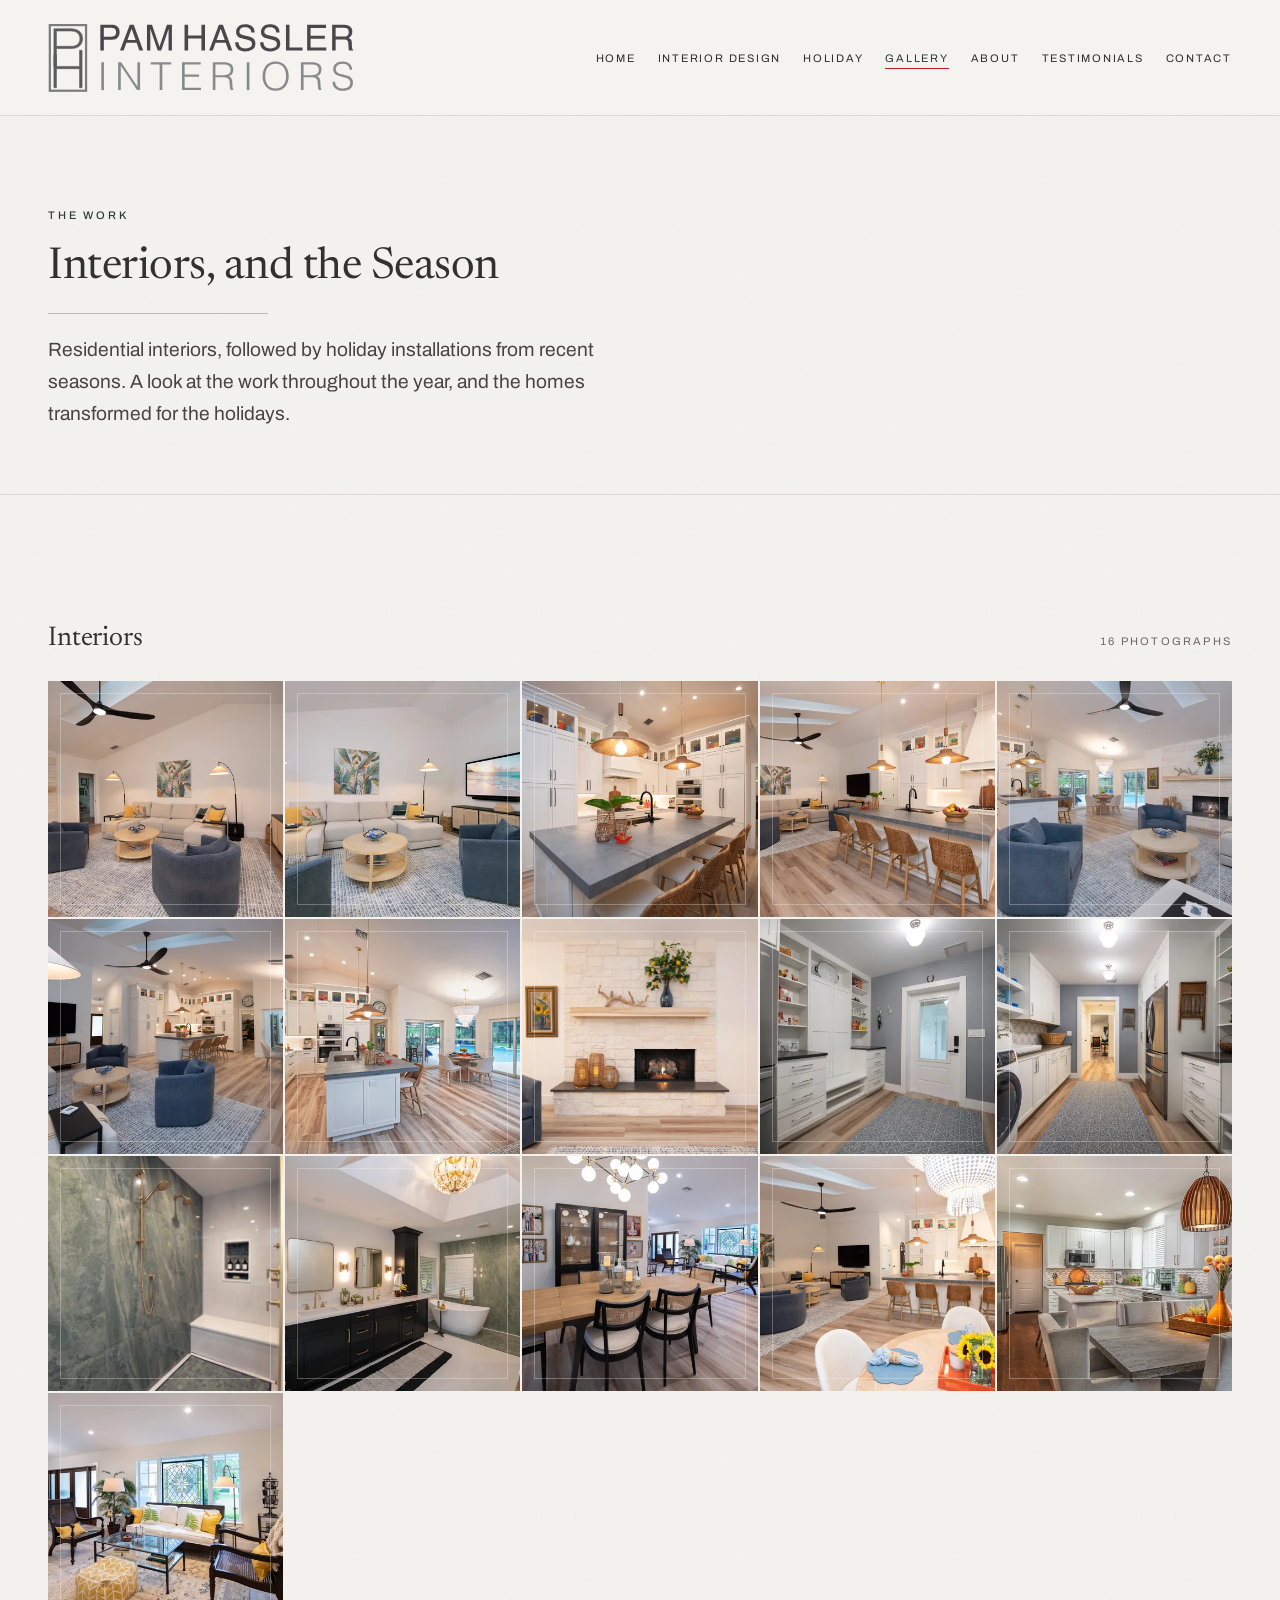
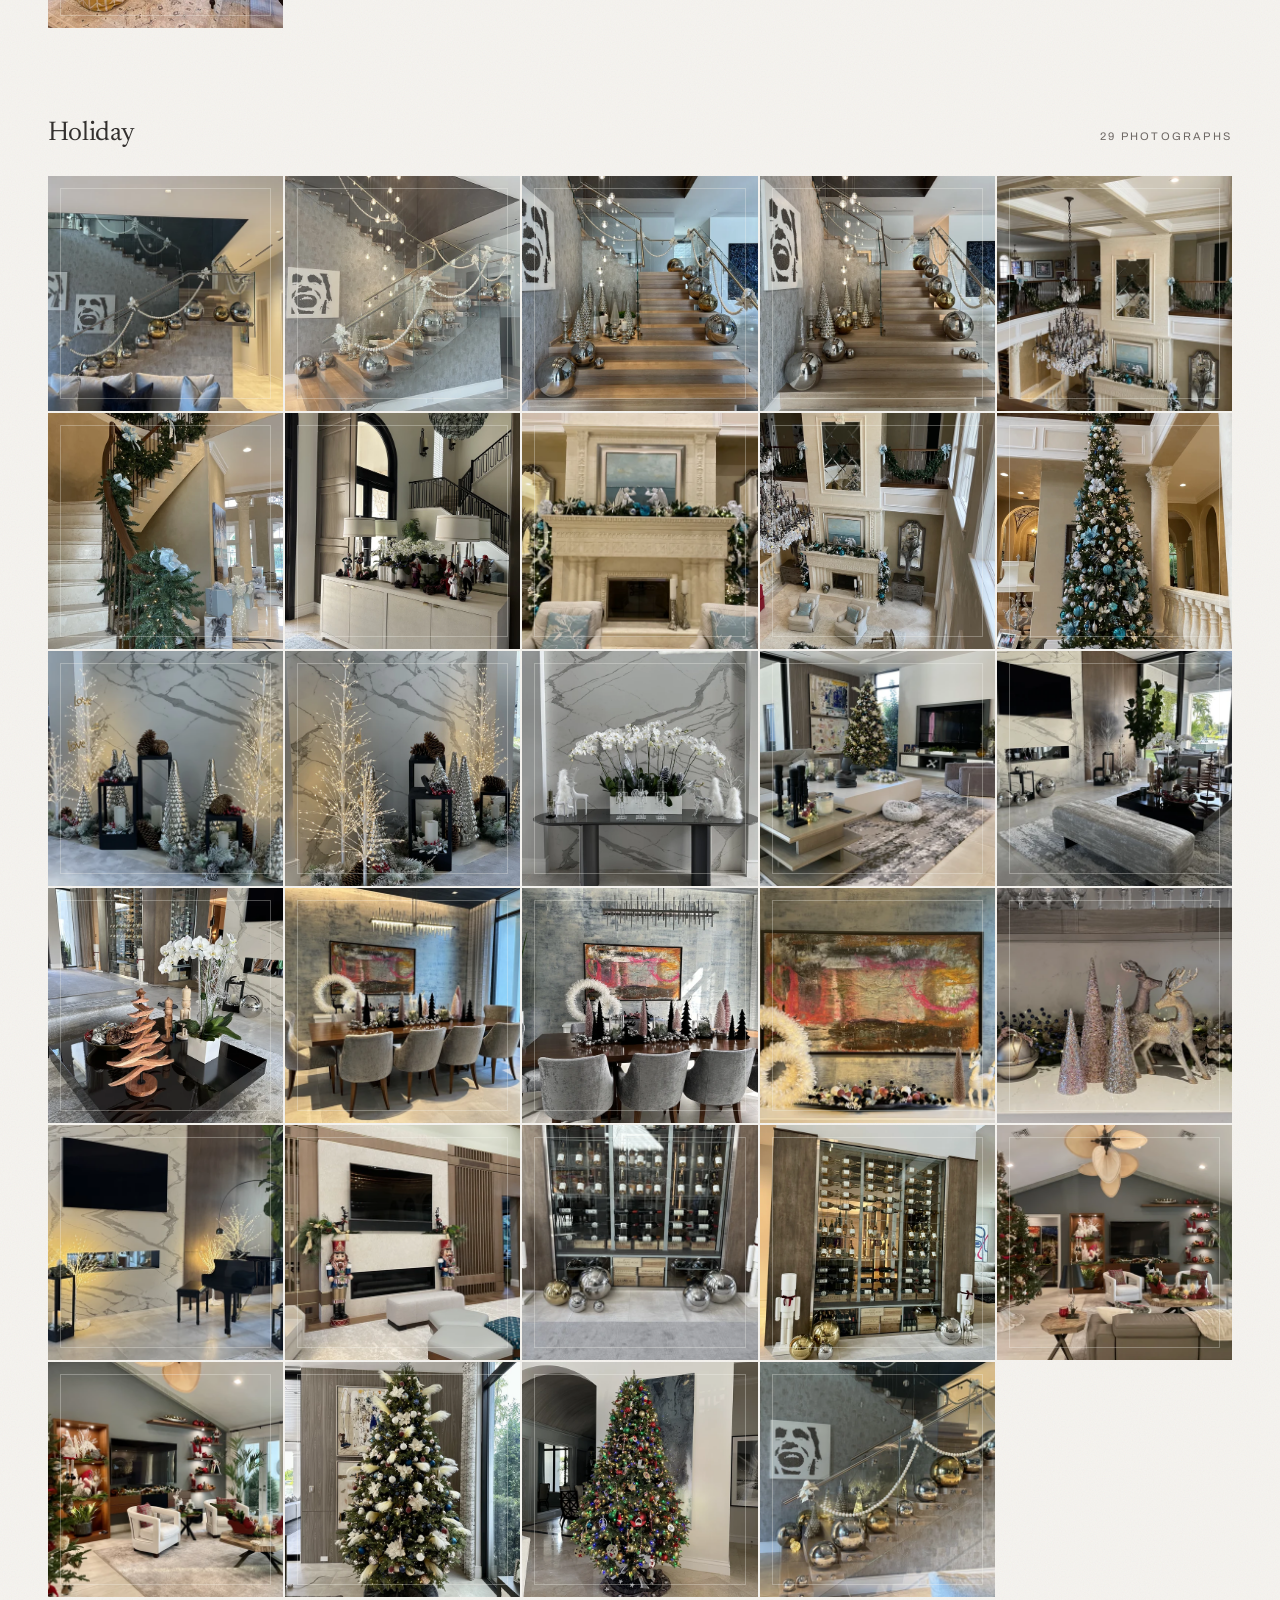
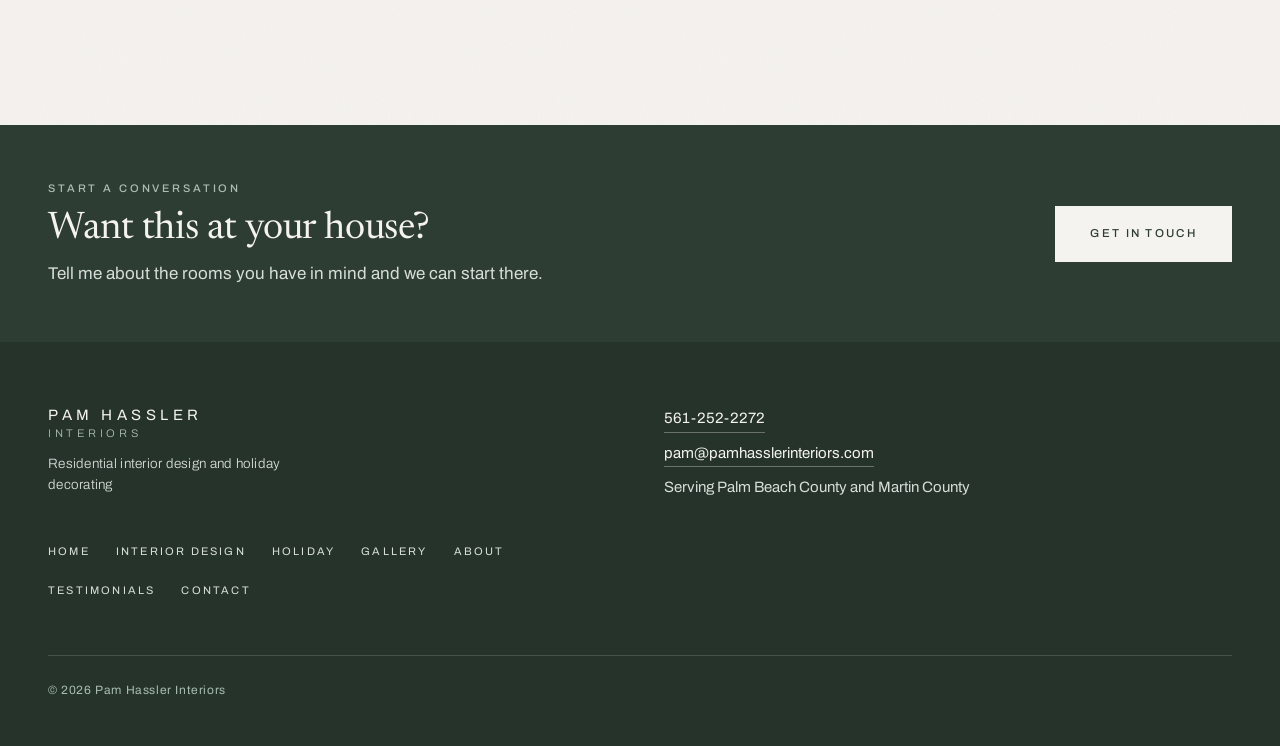
<file: gallery.html>
<!doctype html>
<html lang="en">
<head>
<meta charset="utf-8">
<meta name="viewport" content="width=device-width, initial-scale=1">
<title>Gallery | Pam Hassler Interiors</title>
<meta name="description" content="Residential interiors and holiday installs by Pam Hassler Interiors, across Palm Beach and Martin County.">
<meta property="og:type" content="website">
<meta property="og:site_name" content="Pam Hassler Interiors">
<meta property="og:title" content="Gallery | Pam Hassler Interiors">
<meta property="og:description" content="Residential interiors and holiday installs from recent seasons.">
<meta property="og:image" content="https://www.pamhasslerinteriors.com/og-image.jpg">
<meta property="og:url" content="https://www.pamhasslerinteriors.com/gallery.html">
<meta name="twitter:card" content="summary_large_image">
<meta name="theme-color" content="#F5F3EF">
<link rel="icon" href="favicon.ico" sizes="32x32">
<link rel="icon" href="img/favicon.svg" type="image/svg+xml">
<link rel="icon" href="img/favicon-32.png" type="image/png" sizes="32x32">
<link rel="apple-touch-icon" href="img/apple-touch-icon.png">
<link rel="preconnect" href="https://fonts.googleapis.com">
<link rel="preconnect" href="https://fonts.gstatic.com" crossorigin>
<link rel="stylesheet" href="https://fonts.googleapis.com/css2?family=Archivo:wght@300;400;500&family=Newsreader:opsz,wght@6..72,300;400&display=swap">
<link rel="canonical" href="https://www.pamhasslerinteriors.com/gallery.html">
<link rel="stylesheet" href="css/site.css">
</head>
<body>

<a class="skip" href="#main">Skip to content</a>

<header class="site-head">
  <div class="shell">
    <a class="brand" href="index.html">
      <img src="img/logo.svg" alt="Pam Hassler Interiors" width="176" height="41">
    </a>
    <button class="nav-toggle" type="button" aria-expanded="false" aria-controls="site-nav" aria-label="Open menu">
      <i></i><i></i><i></i>
    </button>
    <nav class="nav" id="site-nav" aria-label="Main">
      <ul>
        <li><a href="index.html">Home</a></li>
        <li><a href="interior-design.html">Interior Design</a></li>
        <li><a href="holiday.html">Holiday</a></li>
        <li><a href="gallery.html" aria-current="page">Gallery</a></li>
        <li><a href="about.html">About</a></li>
        <li><a href="testimonials.html">Testimonials</a></li>
        <li><a href="contact.html">Contact</a></li>
      </ul>
    </nav>
  </div>
</header>

<main id="main">

  <section class="page-hero grain">
    <div class="shell">
      <p class="eyebrow">The work</p>
      <h1 class="display">Interiors, and the Season</h1>
      <div class="rule rule--plain" aria-hidden="true"></div>
      <p class="prose prose--wide prose--lead">Residential interiors, followed by holiday installations from recent seasons. A look at the work throughout the year, and the homes transformed for the holidays.</p>
    </div>
  </section>

  <section class="band grain" data-gallery>
    <div class="shell">
      <div class="gallery-head">
        <h2 class="display display--sm">Interiors</h2>
        <span class="gallery-count">16 photographs</span>
      </div>
      <div class="gallery">
        <button type="button" data-full="img/work/gabriel-house-family-rm-1-1400.jpg" aria-label="Open photograph: An open plan kitchen and family room">
          <picture><source type="image/webp" srcset="img/work/gabriel-house-family-rm-1-640.webp 640w, img/work/gabriel-house-family-rm-1-1024.webp 1024w, img/work/gabriel-house-family-rm-1-1400.webp 1400w" sizes="(max-width:520px) 50vw, 240px"><img src="img/work/gabriel-house-family-rm-1-640.jpg" alt="A vaulted living room with a sectional, blue swivel chairs and a white brick fireplace" width="1024" height="683" fetchpriority="high" decoding="async"></picture>
        </button>
        <button type="button" data-full="img/work/gabriel-house-family-rm-2-1400.jpg" aria-label="Open photograph: An open plan kitchen and family room">
          <picture><source type="image/webp" srcset="img/work/gabriel-house-family-rm-2-640.webp 640w, img/work/gabriel-house-family-rm-2-1024.webp 1024w, img/work/gabriel-house-family-rm-2-1400.webp 1400w" sizes="(max-width:520px) 50vw, 240px"><img src="img/work/gabriel-house-family-rm-2-640.jpg" alt="The same living room from the sofa side, with an arc lamp and layered textiles" width="1024" height="683" fetchpriority="high" decoding="async"></picture>
        </button>
        <button type="button" data-full="img/work/gabriel-house-kitchen-1-1400.jpg" aria-label="Open photograph: An open plan kitchen and family room">
          <picture><source type="image/webp" srcset="img/work/gabriel-house-kitchen-1-640.webp 640w, img/work/gabriel-house-kitchen-1-1024.webp 1024w, img/work/gabriel-house-kitchen-1-1400.webp 1400w" sizes="(max-width:520px) 50vw, 240px"><img src="img/work/gabriel-house-kitchen-1-640.jpg" alt="A white kitchen with a grey quartz island and woven counter stools" width="1024" height="683" fetchpriority="high" decoding="async"></picture>
        </button>
        <button type="button" data-full="img/work/gabriel-house-kitchen-2-1400.jpg" aria-label="Open photograph: An open plan kitchen and family room">
          <picture><source type="image/webp" srcset="img/work/gabriel-house-kitchen-2-640.webp 640w, img/work/gabriel-house-kitchen-2-1024.webp 1024w, img/work/gabriel-house-kitchen-2-1400.webp 1400w" sizes="(max-width:520px) 50vw, 240px"><img src="img/work/gabriel-house-kitchen-2-640.jpg" alt="The kitchen and living room seen together across the island seating" width="1024" height="683" fetchpriority="high" decoding="async"></picture>
        </button>
        <button type="button" data-full="img/work/gabriel-house-kitchen-family-rm-1400.jpg" aria-label="Open photograph: An open plan kitchen and family room">
          <picture><source type="image/webp" srcset="img/work/gabriel-house-kitchen-family-rm-640.webp 640w, img/work/gabriel-house-kitchen-family-rm-1024.webp 1024w, img/work/gabriel-house-kitchen-family-rm-1400.webp 1400w" sizes="(max-width:520px) 50vw, 240px"><img src="img/work/gabriel-house-kitchen-family-rm-640.jpg" alt="An open plan great room looking from the kitchen toward the fireplace" width="1024" height="683" fetchpriority="high" decoding="async"></picture>
        </button>
        <button type="button" data-full="img/work/gabriel-house-kitchen-family-rm-2-1400.jpg" aria-label="Open photograph: An open plan kitchen and family room">
          <picture><source type="image/webp" srcset="img/work/gabriel-house-kitchen-family-rm-2-640.webp 640w, img/work/gabriel-house-kitchen-family-rm-2-1024.webp 1024w, img/work/gabriel-house-kitchen-family-rm-2-1400.webp 1400w" sizes="(max-width:520px) 50vw, 240px"><img src="img/work/gabriel-house-kitchen-family-rm-2-640.jpg" alt="The great room from the seating side, with the kitchen and dining beyond" width="1024" height="683" loading="lazy" decoding="async"></picture>
        </button>
        <button type="button" data-full="img/work/gabriel-house-kitchen-1400.jpg" aria-label="Open photograph: An open plan kitchen and family room">
          <picture><source type="image/webp" srcset="img/work/gabriel-house-kitchen-640.webp 640w, img/work/gabriel-house-kitchen-1024.webp 1024w, img/work/gabriel-house-kitchen-1400.webp 1400w" sizes="(max-width:520px) 50vw, 240px"><img src="img/work/gabriel-house-kitchen-640.jpg" alt="A white kitchen with a range wall and sliding doors out to the pool" width="1024" height="683" loading="lazy" decoding="async"></picture>
        </button>
        <button type="button" data-full="img/work/gabriel-house-fireplace-detail-1400.jpg" aria-label="Open photograph: A room from a full residential project">
          <picture><source type="image/webp" srcset="img/work/gabriel-house-fireplace-detail-640.webp 640w, img/work/gabriel-house-fireplace-detail-1024.webp 1024w, img/work/gabriel-house-fireplace-detail-1400.webp 1400w" sizes="(max-width:520px) 50vw, 240px"><img src="img/work/gabriel-house-fireplace-detail-640.jpg" alt="A stacked stone fireplace with a timber mantel and a driftwood arrangement" width="1024" height="1488" loading="lazy" decoding="async"></picture>
        </button>
        <button type="button" data-full="img/work/gabriel-house-laundry-rm-1400.jpg" aria-label="Open photograph: A laundry and mudroom seen from the far end">
          <picture><source type="image/webp" srcset="img/work/gabriel-house-laundry-rm-640.webp 640w, img/work/gabriel-house-laundry-rm-1024.webp 1024w, img/work/gabriel-house-laundry-rm-1400.webp 1400w" sizes="(max-width:520px) 50vw, 240px"><img src="img/work/gabriel-house-laundry-rm-640.jpg" alt="The same laundry room from the other end, with a built-in bench and the back door beyond" width="1024" height="683" loading="lazy" decoding="async"></picture>
        </button>
        <button type="button" data-full="img/work/gabriel-house-laundry-rm-2-1400.jpg" aria-label="Open photograph: A room from a full residential project">
          <picture><source type="image/webp" srcset="img/work/gabriel-house-laundry-rm-2-640.webp 640w, img/work/gabriel-house-laundry-rm-2-1024.webp 1024w, img/work/gabriel-house-laundry-rm-2-1400.webp 1400w" sizes="(max-width:520px) 50vw, 240px"><img src="img/work/gabriel-house-laundry-rm-2-640.jpg" alt="A laundry room with open shelving and a runner down the center" width="1024" height="683" loading="lazy" decoding="async"></picture>
        </button>
        <button type="button" data-full="img/work/gabriel-house-primary-bath-1400.jpg" aria-label="Open photograph: A room from a full residential project">
          <picture><source type="image/webp" srcset="img/work/gabriel-house-primary-bath-640.webp 640w, img/work/gabriel-house-primary-bath-1024.webp 1024w, img/work/gabriel-house-primary-bath-1400.webp 1400w" sizes="(max-width:520px) 50vw, 240px"><img src="img/work/gabriel-house-primary-bath-640.jpg" alt="A walk in shower lined in green marble with brass fittings" width="1024" height="774" loading="lazy" decoding="async"></picture>
        </button>
        <button type="button" data-full="img/work/gabriel-house-primary-bath-2-1400.jpg" aria-label="Open photograph: A room from a full residential project">
          <picture><source type="image/webp" srcset="img/work/gabriel-house-primary-bath-2-640.webp 640w, img/work/gabriel-house-primary-bath-2-1024.webp 1024w, img/work/gabriel-house-primary-bath-2-1400.webp 1400w" sizes="(max-width:520px) 50vw, 240px"><img src="img/work/gabriel-house-primary-bath-2-640.jpg" alt="A primary bath with black double vanities, a soaking tub and green marble" width="1024" height="683" loading="lazy" decoding="async"></picture>
        </button>
        <button type="button" data-full="img/work/gabriel-house-dining-rm-1400.jpg" aria-label="Open photograph: A room from a full residential project">
          <picture><source type="image/webp" srcset="img/work/gabriel-house-dining-rm-640.webp 640w, img/work/gabriel-house-dining-rm-1024.webp 1024w, img/work/gabriel-house-dining-rm-1400.webp 1400w" sizes="(max-width:520px) 50vw, 240px"><img src="img/work/gabriel-house-dining-rm-640.jpg" alt="A dining room with a wood table, black cane chairs and a globe chandelier" width="1024" height="683" loading="lazy" decoding="async"></picture>
        </button>
        <button type="button" data-full="img/work/gabriel-house-kitchen-3-1400.jpg" aria-label="Open photograph: An open plan kitchen and family room">
          <picture><source type="image/webp" srcset="img/work/gabriel-house-kitchen-3-640.webp 640w, img/work/gabriel-house-kitchen-3-1024.webp 1024w, img/work/gabriel-house-kitchen-3-1400.webp 1400w" sizes="(max-width:520px) 50vw, 240px"><img src="img/work/gabriel-house-kitchen-3-640.jpg" alt="The kitchen and breakfast table with sunflowers on the counter" width="1024" height="683" loading="lazy" decoding="async"></picture>
        </button>
        <button type="button" data-full="img/work/white-kitchen-dining-1400.jpg" aria-label="Open photograph: A white kitchen open to a dining table">
          <picture><source type="image/webp" srcset="img/work/white-kitchen-dining-640.webp 640w, img/work/white-kitchen-dining-1024.webp 1024w, img/work/white-kitchen-dining-1400.webp 1400w" sizes="(max-width:520px) 50vw, 240px"><img src="img/work/white-kitchen-dining-640.jpg" alt="A white kitchen with a mosaic tile backsplash, a woven pendant and a concrete dining table" width="1800" height="1224" loading="lazy" decoding="async"></picture>
        </button>
        <button type="button" data-full="img/work/gabriel-house-living-rm-1400.jpg" aria-label="Open photograph: A room from a full residential project">
          <picture><source type="image/webp" srcset="img/work/gabriel-house-living-rm-640.webp 640w, img/work/gabriel-house-living-rm-1024.webp 1024w, img/work/gabriel-house-living-rm-1400.webp 1400w" sizes="(max-width:520px) 50vw, 240px"><img src="img/work/gabriel-house-living-rm-640.jpg" alt="A formal living room with caned armchairs and a yellow ottoman" width="1024" height="683" loading="lazy" decoding="async"></picture>
        </button>
      </div>
    </div>

    <div class="shell" style="margin-top:clamp(56px,7vw,96px)">
      <div class="gallery-head">
        <h2 class="display display--sm" id="holiday">Holiday</h2>
        <span class="gallery-count">29 photographs</span>
      </div>
      <div class="gallery">
        <button type="button" data-full="img/holiday/img-0722-1400.jpg" aria-label="Open photograph: A staircase dressed with mercury glass spheres and beaded garland">
          <picture><source type="image/webp" srcset="img/holiday/img-0722-640.webp 640w, img/holiday/img-0722-1024.webp 1024w, img/holiday/img-0722-1400.webp 1400w" sizes="(max-width:520px) 50vw, 240px"><img src="img/holiday/img-0722-640.jpg" alt="A floating staircase hung with mercury glass spheres and a beaded garland" width="1024" height="768" loading="lazy" decoding="async"></picture>
        </button>
        <button type="button" data-full="img/holiday/img-5738-1400.jpg" aria-label="Open photograph: A staircase dressed with mercury glass spheres and beaded garland">
          <picture><source type="image/webp" srcset="img/holiday/img-5738-640.webp 640w, img/holiday/img-5738-1024.webp 1024w, img/holiday/img-5738-1400.webp 1400w" sizes="(max-width:520px) 50vw, 240px"><img src="img/holiday/img-5738-640.jpg" alt="The staircase garland seen from the entry, with lit strands overhead" width="1024" height="1365" loading="lazy" decoding="async"></picture>
        </button>
        <button type="button" data-full="img/holiday/img-6851-1400.jpg" aria-label="Open photograph: A staircase dressed with mercury glass spheres and beaded garland">
          <picture><source type="image/webp" srcset="img/holiday/img-6851-640.webp 640w, img/holiday/img-6851-1024.webp 1024w, img/holiday/img-6851-1400.webp 1400w" sizes="(max-width:520px) 50vw, 240px"><img src="img/holiday/img-6851-640.jpg" alt="Mercury glass spheres and small silver trees stepping up the treads" width="1024" height="1365" loading="lazy" decoding="async"></picture>
        </button>
        <button type="button" data-full="img/holiday/img-8803-1400.jpg" aria-label="Open photograph: A staircase dressed with mercury glass spheres and beaded garland">
          <picture><source type="image/webp" srcset="img/holiday/img-8803-640.webp 640w, img/holiday/img-8803-1024.webp 1024w, img/holiday/img-8803-1400.webp 1400w" sizes="(max-width:520px) 50vw, 240px"><img src="img/holiday/img-8803-640.jpg" alt="A closer view of the silver trees and spheres along the stair" width="1024" height="1365" loading="lazy" decoding="async"></picture>
        </button>
        <button type="button" data-full="img/holiday/img-0454-1400.jpg" aria-label="Open photograph: A two-story foyer with garland wrapped along the stairs">
          <picture><source type="image/webp" srcset="img/holiday/img-0454-640.webp 640w, img/holiday/img-0454-1024.webp 1024w, img/holiday/img-0454-1400.webp 1400w" sizes="(max-width:520px) 50vw, 240px"><img src="img/holiday/img-0454-640.jpg" alt="A two story foyer with garland along the balcony rail and a crystal chandelier" width="1024" height="768" loading="lazy" decoding="async"></picture>
        </button>
        <button type="button" data-full="img/holiday/img-0458-1400.jpg" aria-label="Open photograph: A two-story foyer with garland wrapped along the stairs">
          <picture><source type="image/webp" srcset="img/holiday/img-0458-640.webp 640w, img/holiday/img-0458-1024.webp 1024w, img/holiday/img-0458-1400.webp 1400w" sizes="(max-width:520px) 50vw, 240px"><img src="img/holiday/img-0458-640.jpg" alt="A curved staircase wrapped in greenery with white bows and ribbon" width="1024" height="1365" loading="lazy" decoding="async"></picture>
        </button>
        <button type="button" data-full="img/holiday/img-7033-1400.jpg" aria-label="Open photograph: A two-story foyer with garland wrapped along the stairs">
          <picture><source type="image/webp" srcset="img/holiday/img-7033-640.webp 640w, img/holiday/img-7033-1024.webp 1024w, img/holiday/img-7033-1400.webp 1400w" sizes="(max-width:520px) 50vw, 240px"><img src="img/holiday/img-7033-640.jpg" alt="An entry console with white florals, paired lamps and a row of small figures" width="1024" height="1365" loading="lazy" decoding="async"></picture>
        </button>
        <button type="button" data-full="img/holiday/65767263381-17ffc3c1-3eab-47bb-92b4-944517e8332a-1400.jpg" aria-label="Open photograph: A room decorated in blue, silver and white">
          <picture><source type="image/webp" srcset="img/holiday/65767263381-17ffc3c1-3eab-47bb-92b4-944517e8332a-640.webp 640w, img/holiday/65767263381-17ffc3c1-3eab-47bb-92b4-944517e8332a-1024.webp 1024w, img/holiday/65767263381-17ffc3c1-3eab-47bb-92b4-944517e8332a-1400.webp 1400w" sizes="(max-width:520px) 50vw, 240px"><img src="img/holiday/65767263381-17ffc3c1-3eab-47bb-92b4-944517e8332a-640.jpg" alt="A carved limestone mantel dressed in blue, silver and white" width="1024" height="768" loading="lazy" decoding="async"></picture>
        </button>
        <button type="button" data-full="img/holiday/img-0456-1400.jpg" aria-label="Open photograph: A room decorated in blue, silver and white">
          <picture><source type="image/webp" srcset="img/holiday/img-0456-640.webp 640w, img/holiday/img-0456-1024.webp 1024w, img/holiday/img-0456-1400.webp 1400w" sizes="(max-width:520px) 50vw, 240px"><img src="img/holiday/img-0456-640.jpg" alt="The two story room from above, garland on the rail and the mantel below" width="1024" height="1365" loading="lazy" decoding="async"></picture>
        </button>
        <button type="button" data-full="img/holiday/img-0461-1400.jpg" aria-label="Open photograph: A room decorated in blue, silver and white">
          <picture><source type="image/webp" srcset="img/holiday/img-0461-640.webp 640w, img/holiday/img-0461-1024.webp 1024w, img/holiday/img-0461-1400.webp 1400w" sizes="(max-width:520px) 50vw, 240px"><img src="img/holiday/img-0461-640.jpg" alt="A tall tree in blue and silver beside the staircase" width="1024" height="1365" loading="lazy" decoding="async"></picture>
        </button>
        <button type="button" data-full="img/holiday/img-0646-1400.jpg" aria-label="Open photograph: Lit birch trees and mercury glass cones against marble">
          <picture><source type="image/webp" srcset="img/holiday/img-0646-640.webp 640w, img/holiday/img-0646-1024.webp 1024w, img/holiday/img-0646-1400.webp 1400w" sizes="(max-width:520px) 50vw, 240px"><img src="img/holiday/img-0646-640.jpg" alt="Lit birch trees, silver cones and pinecones against a marble wall" width="1024" height="768" loading="lazy" decoding="async"></picture>
        </button>
        <button type="button" data-full="img/holiday/img-0661-1400.jpg" aria-label="Open photograph: Lit birch trees and mercury glass cones against marble">
          <picture><source type="image/webp" srcset="img/holiday/img-0661-640.webp 640w, img/holiday/img-0661-1024.webp 1024w, img/holiday/img-0661-1400.webp 1400w" sizes="(max-width:520px) 50vw, 240px"><img src="img/holiday/img-0661-640.jpg" alt="The birch tree grouping from the side, with lanterns and candles" width="1024" height="1365" loading="lazy" decoding="async"></picture>
        </button>
        <button type="button" data-full="img/holiday/img-6856-1400.jpg" aria-label="Open photograph: Lit birch trees and mercury glass cones against marble">
          <picture><source type="image/webp" srcset="img/holiday/img-6856-640.webp 640w, img/holiday/img-6856-1024.webp 1024w, img/holiday/img-6856-1400.webp 1400w" sizes="(max-width:520px) 50vw, 240px"><img src="img/holiday/img-6856-640.jpg" alt="A console with white orchids and small white trees against marble" width="1024" height="1365" loading="lazy" decoding="async"></picture>
        </button>
        <button type="button" data-full="img/holiday/img-0677-1400.jpg" aria-label="Open photograph: A modern living room decorated for the season">
          <picture><source type="image/webp" srcset="img/holiday/img-0677-640.webp 640w, img/holiday/img-0677-1024.webp 1024w, img/holiday/img-0677-1400.webp 1400w" sizes="(max-width:520px) 50vw, 240px"><img src="img/holiday/img-0677-640.jpg" alt="A modern living room with a decorated tree by the windows" width="1024" height="768" loading="lazy" decoding="async"></picture>
        </button>
        <button type="button" data-full="img/holiday/img-6762-1400.jpg" aria-label="Open photograph: A modern living room decorated for the season">
          <picture><source type="image/webp" srcset="img/holiday/img-6762-640.webp 640w, img/holiday/img-6762-1024.webp 1024w, img/holiday/img-6762-1400.webp 1400w" sizes="(max-width:520px) 50vw, 240px"><img src="img/holiday/img-6762-640.jpg" alt="A living room with silver trees and spheres on the marble fireplace wall" width="1024" height="768" loading="lazy" decoding="async"></picture>
        </button>
        <button type="button" data-full="img/holiday/img-6777-1400.jpg" aria-label="Open photograph: A modern living room decorated for the season">
          <picture><source type="image/webp" srcset="img/holiday/img-6777-640.webp 640w, img/holiday/img-6777-1024.webp 1024w, img/holiday/img-6777-1400.webp 1400w" sizes="(max-width:520px) 50vw, 240px"><img src="img/holiday/img-6777-640.jpg" alt="A coffee table with a wooden spiral tree, orchids and mercury glass" width="1024" height="1365" loading="lazy" decoding="async"></picture>
        </button>
        <button type="button" data-full="img/holiday/img-6759-1400.jpg" aria-label="Open photograph: A dining room set for the season">
          <picture><source type="image/webp" srcset="img/holiday/img-6759-640.webp 640w, img/holiday/img-6759-1024.webp 1024w, img/holiday/img-6759-1400.webp 1400w" sizes="(max-width:520px) 50vw, 240px"><img src="img/holiday/img-6759-640.jpg" alt="A dining room set for the season with a white wreath and blush trees" width="1024" height="768" loading="lazy" decoding="async"></picture>
        </button>
        <button type="button" data-full="img/holiday/img-6857-1400.jpg" aria-label="Open photograph: A dining room set for the season">
          <picture><source type="image/webp" srcset="img/holiday/img-6857-640.webp 640w, img/holiday/img-6857-1024.webp 1024w, img/holiday/img-6857-1400.webp 1400w" sizes="(max-width:520px) 50vw, 240px"><img src="img/holiday/img-6857-640.jpg" alt="The dining table from the end, with velvet chairs and tapered trees" width="1024" height="1365" loading="lazy" decoding="async"></picture>
        </button>
        <button type="button" data-full="img/holiday/img-0711-1400.jpg" aria-label="Open photograph: A mantel dressed for Christmas">
          <picture><source type="image/webp" srcset="img/holiday/img-0711-640.webp 640w, img/holiday/img-0711-1024.webp 1024w, img/holiday/img-0711-1400.webp 1400w" sizes="(max-width:520px) 50vw, 240px"><img src="img/holiday/img-0711-640.jpg" alt="A credenza with a white wreath, blush trees and two glass deer" width="1024" height="768" loading="lazy" decoding="async"></picture>
        </button>
        <button type="button" data-full="img/holiday/img-0712-1400.jpg" aria-label="Open photograph: A mantel dressed for Christmas">
          <picture><source type="image/webp" srcset="img/holiday/img-0712-640.webp 640w, img/holiday/img-0712-1024.webp 1024w, img/holiday/img-0712-1400.webp 1400w" sizes="(max-width:520px) 50vw, 240px"><img src="img/holiday/img-0712-640.jpg" alt="A mantel with glitter cones, a mercury sphere and two standing deer" width="1024" height="768" loading="lazy" decoding="async"></picture>
        </button>
        <button type="button" data-full="img/holiday/img-0713-1400.jpg" aria-label="Open photograph: A mantel dressed for Christmas">
          <picture><source type="image/webp" srcset="img/holiday/img-0713-640.webp 640w, img/holiday/img-0713-1024.webp 1024w, img/holiday/img-0713-1400.webp 1400w" sizes="(max-width:520px) 50vw, 240px"><img src="img/holiday/img-0713-640.jpg" alt="A marble fireplace wall with lit branches and lanterns beside a grand piano" width="1024" height="768" loading="lazy" decoding="async"></picture>
        </button>
        <button type="button" data-full="img/holiday/img-8603-1400.jpg" aria-label="Open photograph: A mantel dressed for Christmas">
          <picture><source type="image/webp" srcset="img/holiday/img-8603-640.webp 640w, img/holiday/img-8603-1024.webp 1024w, img/holiday/img-8603-1400.webp 1400w" sizes="(max-width:520px) 50vw, 240px"><img src="img/holiday/img-8603-640.jpg" alt="A slatted feature wall with two nutcrackers flanking a linear fireplace" width="1024" height="768" loading="lazy" decoding="async"></picture>
        </button>
        <button type="button" data-full="img/holiday/img-6850-1400.jpg" aria-label="Open photograph: A modern interior with a graphic holiday scheme">
          <picture><source type="image/webp" srcset="img/holiday/img-6850-640.webp 640w, img/holiday/img-6850-1024.webp 1024w, img/holiday/img-6850-1400.webp 1400w" sizes="(max-width:520px) 50vw, 240px"><img src="img/holiday/img-6850-640.jpg" alt="A glass wine wall with nutcrackers and silver and gold spheres" width="1024" height="768" loading="lazy" decoding="async"></picture>
        </button>
        <button type="button" data-full="img/holiday/img-8797-1400.jpg" aria-label="Open photograph: A modern interior with a graphic holiday scheme">
          <picture><source type="image/webp" srcset="img/holiday/img-8797-640.webp 640w, img/holiday/img-8797-1024.webp 1024w, img/holiday/img-8797-1400.webp 1400w" sizes="(max-width:520px) 50vw, 240px"><img src="img/holiday/img-8797-640.jpg" alt="The wine wall from the side, with nutcrackers standing guard" width="1024" height="1365" loading="lazy" decoding="async"></picture>
        </button>
        <button type="button" data-full="img/holiday/img-5735-1400.jpg" aria-label="Open photograph: A living room in classic red and green">
          <picture><source type="image/webp" srcset="img/holiday/img-5735-640.webp 640w, img/holiday/img-5735-1024.webp 1024w, img/holiday/img-5735-1400.webp 1400w" sizes="(max-width:520px) 50vw, 240px"><img src="img/holiday/img-5735-640.jpg" alt="A vaulted living room with a red and white tree beside the shelving" width="1024" height="768" loading="lazy" decoding="async"></picture>
        </button>
        <button type="button" data-full="img/holiday/img-5739-1400.jpg" aria-label="Open photograph: A living room in classic red and green">
          <picture><source type="image/webp" srcset="img/holiday/img-5739-640.webp 640w, img/holiday/img-5739-1024.webp 1024w, img/holiday/img-5739-1400.webp 1400w" sizes="(max-width:520px) 50vw, 240px"><img src="img/holiday/img-5739-640.jpg" alt="The same room from the tree side, with red accents through the shelves" width="1024" height="768" loading="lazy" decoding="async"></picture>
        </button>
        <button type="button" data-full="img/holiday/img-0288-1400.jpg" aria-label="Open photograph: A statement tree in a foyer">
          <picture><source type="image/webp" srcset="img/holiday/img-0288-640.webp 640w, img/holiday/img-0288-1024.webp 1024w, img/holiday/img-0288-1400.webp 1400w" sizes="(max-width:520px) 50vw, 240px"><img src="img/holiday/img-0288-640.jpg" alt="A slim tree in white and gold beside a glass door" width="1024" height="1365" loading="lazy" decoding="async"></picture>
        </button>
        <button type="button" data-full="img/holiday/img-7035-1400.jpg" aria-label="Open photograph: A statement tree in a foyer">
          <picture><source type="image/webp" srcset="img/holiday/img-7035-640.webp 640w, img/holiday/img-7035-1024.webp 1024w, img/holiday/img-7035-1400.webp 1400w" sizes="(max-width:520px) 50vw, 240px"><img src="img/holiday/img-7035-640.jpg" alt="A traditional tree in mixed colors in a bright entry hall" width="1024" height="1365" loading="lazy" decoding="async"></picture>
        </button>
        <button type="button" data-full="img/holiday/img-0720-1400.jpg" aria-label="Open photograph: A staircase dressed with mercury glass spheres and beaded garland">
          <picture><source type="image/webp" srcset="img/holiday/img-0720-640.webp 640w, img/holiday/img-0720-1024.webp 1024w, img/holiday/img-0720-1400.webp 1400w" sizes="(max-width:520px) 50vw, 240px"><img src="img/holiday/img-0720-640.jpg" alt="Mercury glass spheres and a beaded garland along a glass stair rail" width="1024" height="768" loading="lazy" decoding="async"></picture>
        </button>
      </div>
    </div>
  </section>

  <section class="band band--pine band--banner">
    <div class="shell cta-row">
      <div class="stack stack--tight">
        <p class="eyebrow">Start a conversation</p>
        <h2 class="display">Want this at your house?</h2>
        <p class="prose">Tell me about the rooms you have in mind and we can start there.</p>
      </div>
      <div class="stack">
        <a class="btn btn--onPine" href="contact.html">Get in touch</a>
      </div>
    </div>
  </section>

</main>

<div class="lightbox" id="lightbox" role="dialog" aria-modal="true" aria-label="Photograph viewer" aria-hidden="true">
  <div class="lightbox__frame">
    <p class="lightbox__cap" data-lb-cap></p>
    <img alt="" data-lb-img>
  </div>
  <button type="button" class="lightbox__close" data-lb-close aria-label="Close viewer">
    <svg viewBox="0 0 24 24"><path d="M6 6l12 12M18 6L6 18"/></svg>
  </button>
  <button type="button" class="lightbox__nav lightbox__nav--prev" data-lb-prev aria-label="Previous photograph">
    <svg viewBox="0 0 24 24"><path d="M15 5 8 12l7 7"/></svg>
  </button>
  <button type="button" class="lightbox__nav lightbox__nav--next" data-lb-next aria-label="Next photograph">
    <svg viewBox="0 0 24 24"><path d="M9 5l7 7-7 7"/></svg>
  </button>
  <p class="lightbox__bar"><span data-lb-pos></span></p>
</div>

<footer class="site-foot">
  <div class="shell">
    <div class="wordmark">
      <b>Pam Hassler</b>
      <span>Interiors</span>
      <em>Residential interior design and holiday decorating</em>
    </div>
    <div class="foot-detail">
      <a href="tel:+15612522272">561-252-2272</a>
      <a href="mailto:pam@pamhasslerinteriors.com">pam@pamhasslerinteriors.com</a>
      <span>Serving Palm Beach County and Martin County</span>
    </div>
    <nav class="foot-nav" aria-label="Footer">
      <ul>
        <li><a href="index.html">Home</a></li>
        <li><a href="interior-design.html">Interior Design</a></li>
        <li><a href="holiday.html">Holiday</a></li>
        <li><a href="gallery.html">Gallery</a></li>
        <li><a href="about.html">About</a></li>
        <li><a href="testimonials.html">Testimonials</a></li>
        <li><a href="contact.html">Contact</a></li>
      </ul>
    </nav>
    <p class="colophon">&copy; 2026 Pam Hassler Interiors</p>
  </div>
</footer>

<script src="js/site.js"></script>
</body>
</html>
</file>
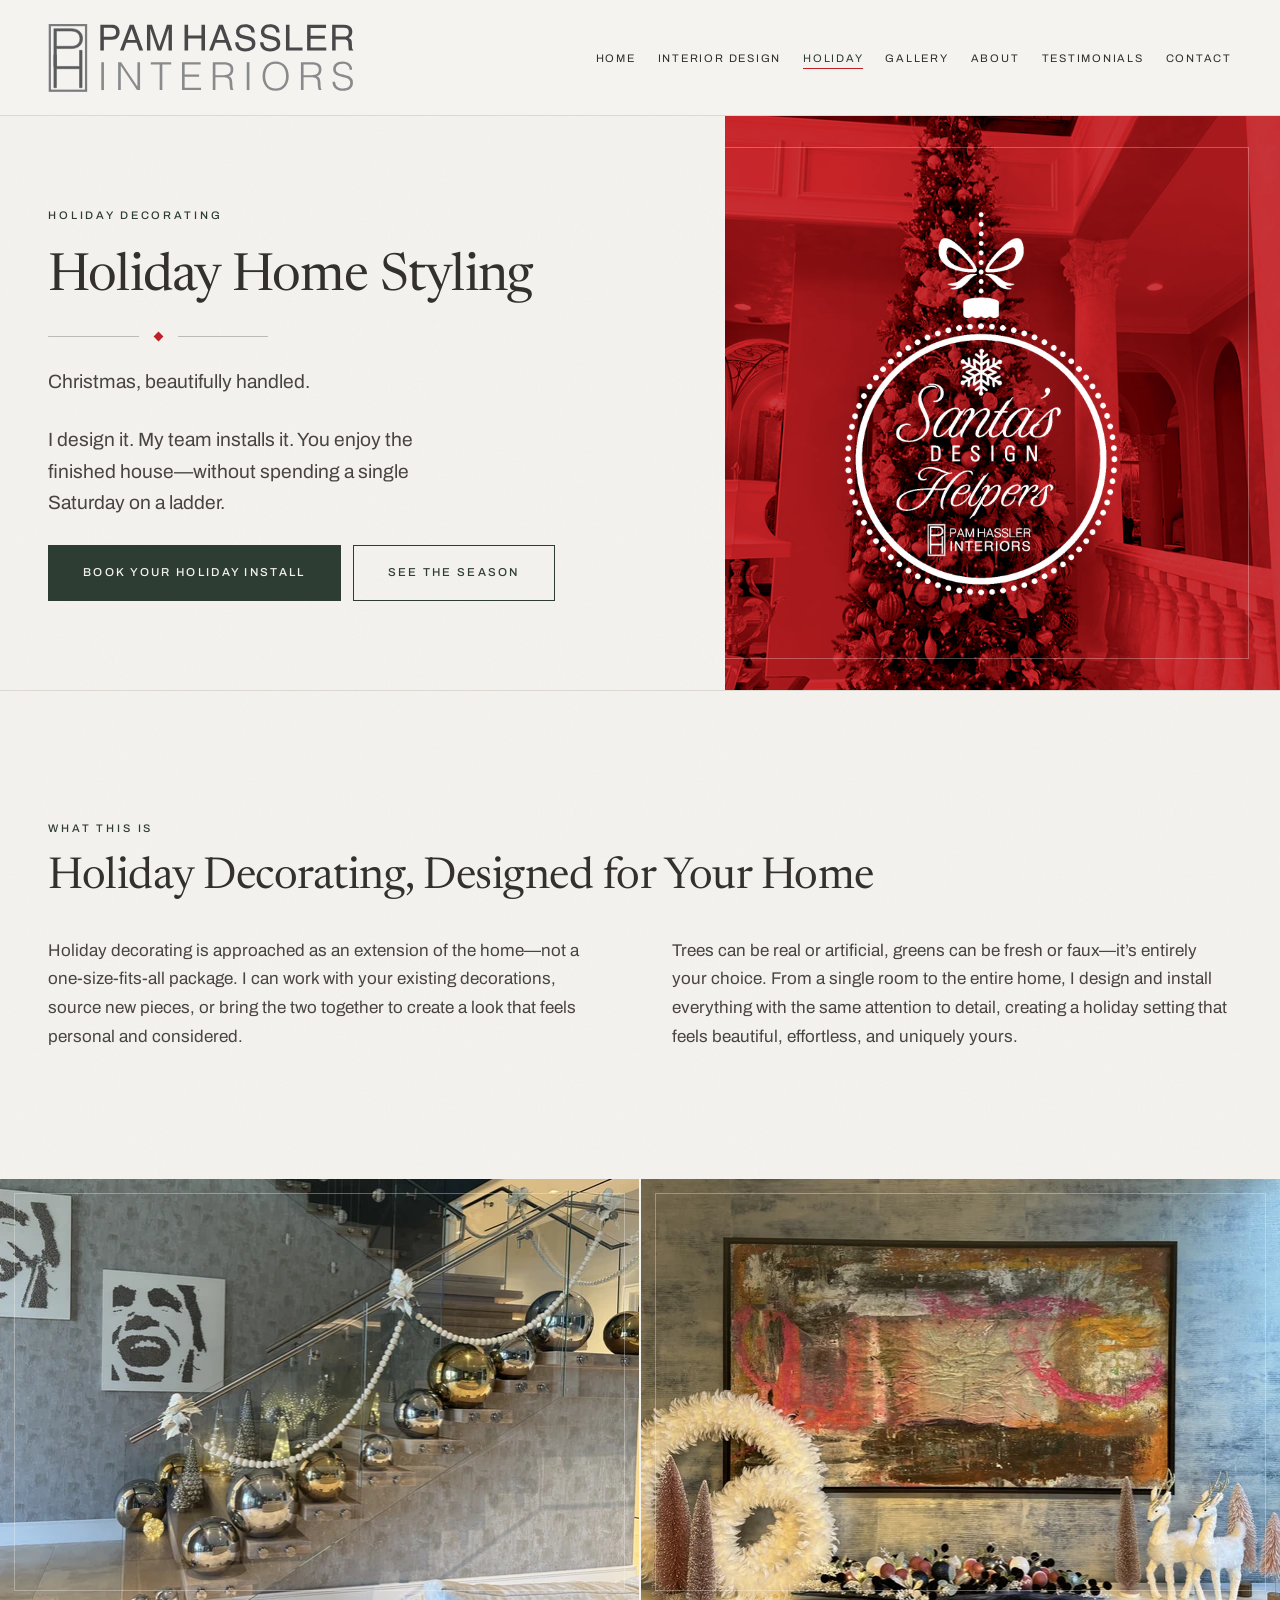
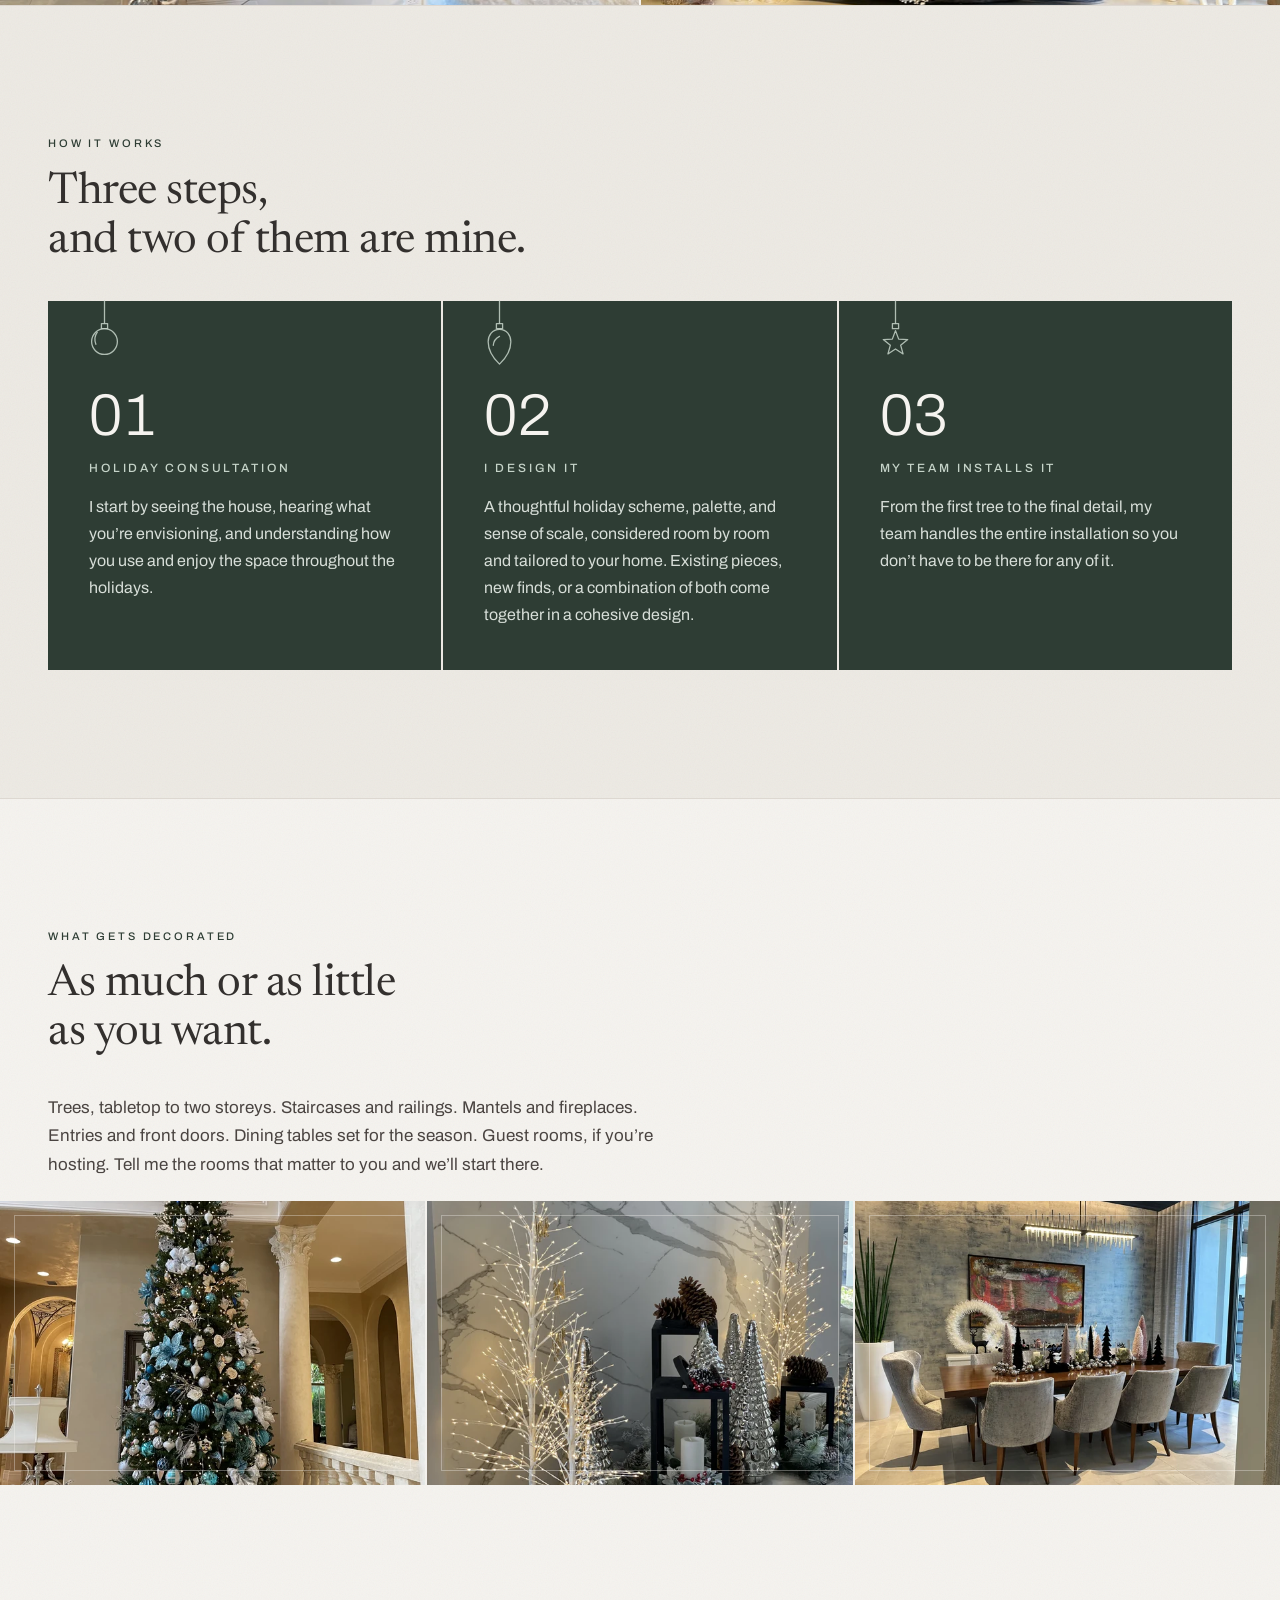
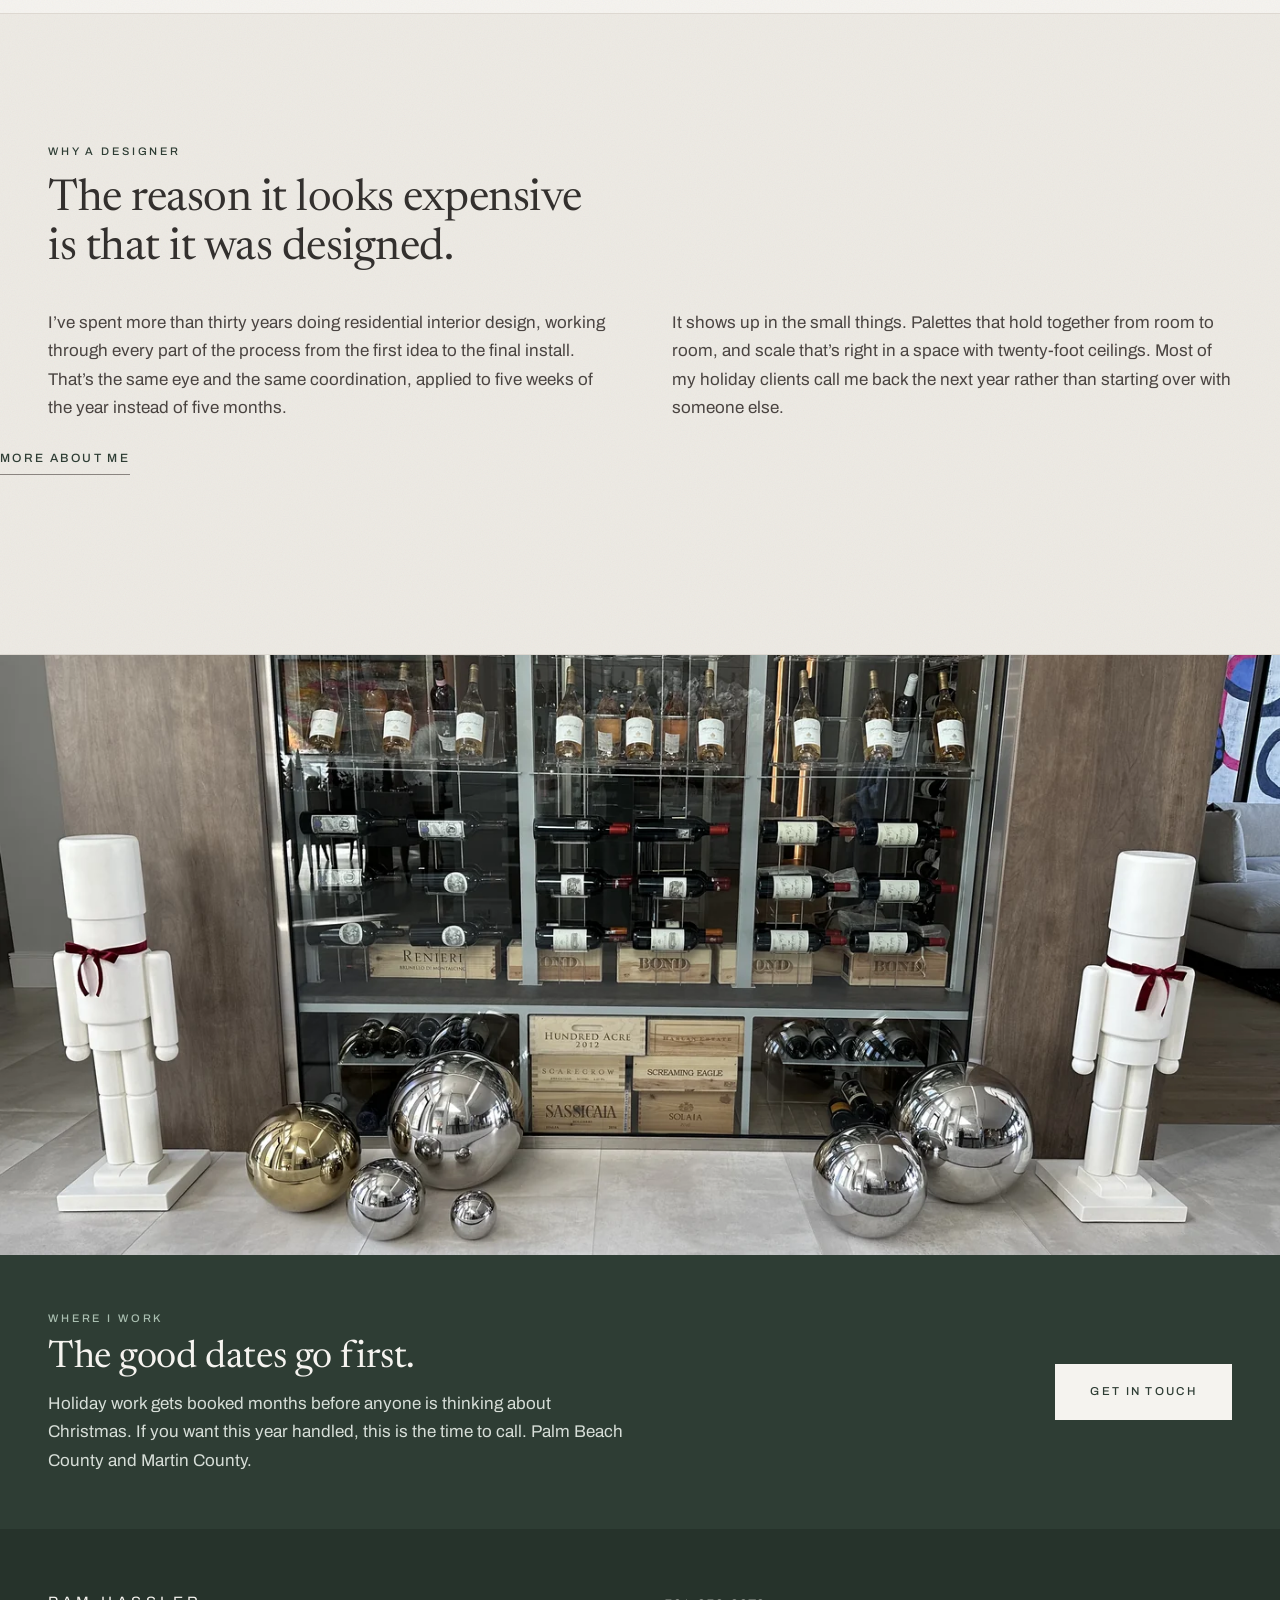
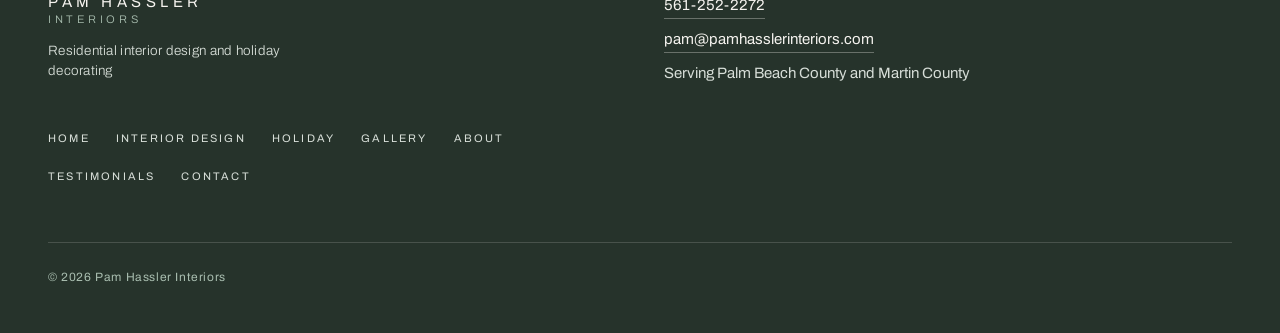
<file: holiday.html>
<!doctype html>
<html lang="en">
<head>
<meta charset="utf-8">
<meta name="viewport" content="width=device-width, initial-scale=1">
<title>Holiday Decorating | Pam Hassler Interiors</title>
<meta name="description" content="Full-service Christmas decorating for homes in Palm Beach and Martin County. Designed around your house, installed by my team.">
<meta property="og:type" content="website">
<meta property="og:site_name" content="Pam Hassler Interiors">
<meta property="og:title" content="Holiday Decorating | Pam Hassler Interiors">
<meta property="og:description" content="Designed around your house, installed by my team, done before you get home.">
<meta property="og:image" content="https://www.pamhasslerinteriors.com/og-image.jpg">
<meta property="og:url" content="https://www.pamhasslerinteriors.com/holiday.html">
<meta name="twitter:card" content="summary_large_image">
<meta name="theme-color" content="#F5F3EF">
<link rel="icon" href="favicon.ico" sizes="32x32">
<link rel="icon" href="img/favicon.svg" type="image/svg+xml">
<link rel="icon" href="img/favicon-32.png" type="image/png" sizes="32x32">
<link rel="apple-touch-icon" href="img/apple-touch-icon.png">
<link rel="preconnect" href="https://fonts.googleapis.com">
<link rel="preconnect" href="https://fonts.gstatic.com" crossorigin>
<link rel="stylesheet" href="https://fonts.googleapis.com/css2?family=Archivo:wght@300;400;500&family=Newsreader:opsz,wght@6..72,300;400&display=swap">
<link rel="canonical" href="https://www.pamhasslerinteriors.com/holiday.html">
<link rel="stylesheet" href="css/site.css">
</head>
<body>

<a class="skip" href="#main">Skip to content</a>

<header class="site-head">
  <div class="shell">
    <a class="brand" href="index.html">
      <img src="img/logo.svg" alt="Pam Hassler Interiors" width="176" height="41">
    </a>
    <button class="nav-toggle" type="button" aria-expanded="false" aria-controls="site-nav" aria-label="Open menu">
      <i></i><i></i><i></i>
    </button>
    <nav class="nav" id="site-nav" aria-label="Main">
      <ul>
        <li><a href="index.html">Home</a></li>
        <li><a href="interior-design.html">Interior Design</a></li>
        <li><a href="holiday.html" aria-current="page">Holiday</a></li>
        <li><a href="gallery.html">Gallery</a></li>
        <li><a href="about.html">About</a></li>
        <li><a href="testimonials.html">Testimonials</a></li>
        <li><a href="contact.html">Contact</a></li>
      </ul>
    </nav>
  </div>
</header>

<main id="main">

  <!-- ============ hero: same split as Home; the badge takes the image slot ============ -->
  <section class="hero hero--page">
    <div class="hero__text grain">
      <p class="eyebrow">Holiday decorating</p>
      <h1 class="display display--hero">Holiday Home Styling</h1>
      <div class="rule"><i></i></div>
      <p class="prose prose--lead">Christmas, beautifully handled.</p>
      <p class="prose prose--lead">I design it. My team installs it. You enjoy the finished house&mdash;without spending a single Saturday on a ladder.</p>
      <div class="hero__actions">
        <a class="btn" href="contact.html">Book your holiday install</a>
        <a class="btn btn--ghost" href="gallery.html#holiday">See the season</a>
      </div>
    </div>
    <figure class="hero__figure hero__figure--wash">
      <div class="wash__shot" aria-hidden="true">
        <picture>
          <source type="image/webp" srcset="img/holiday/img-0461-640.webp 640w, img/holiday/img-0461-1024.webp 1024w, img/holiday/img-0461-1400.webp 1400w" sizes="(max-width:860px) 100vw, 47vw">
          <img src="img/holiday/img-0461-1024.jpg" alt="" width="1400" height="1867" fetchpriority="high">
        </picture>
      </div>
      <div class="wash__ink" aria-hidden="true"></div>
      <div class="wash__mark">
        <picture>
          <source type="image/webp" srcset="img/badge-art-400.webp 400w, img/badge-art-800.webp 800w" sizes="(max-width:860px) 56vw, 26vw">
          <img src="img/badge-art-800.png" alt="Santa&rsquo;s Design Helpers, by Pam Hassler Interiors" width="800" height="1114">
        </picture>
      </div>
    </figure>
  </section>

  <section class="band grain">
    <div class="shell">
      <div class="section-head">
        <p class="eyebrow">What this is</p>
        <h2 class="display">Holiday Decorating, Designed for Your Home</h2>
      </div>
      <div class="copy">
        <div>
          <p class="prose prose--wide">Holiday decorating is approached as an extension of the home&mdash;not a one-size-fits-all package. I can work with your existing decorations, source new pieces, or bring the two together to create a look that feels personal and considered.</p>
        </div>
        <div>
          <p class="prose prose--wide">Trees can be real or artificial, greens can be fresh or faux&mdash;it&rsquo;s entirely your choice. From a single room to the entire home, I design and install everything with the same attention to detail, creating a holiday setting that feels beautiful, effortless, and uniquely yours.</p>
        </div>
      </div>
    </div>
  </section>

  <div class="pair">
    <figure><picture>
          <source type="image/webp" srcset="img/holiday/img-0720-640.webp 640w, img/holiday/img-0720-1024.webp 1024w, img/holiday/img-0720-1400.webp 1400w" sizes="(max-width:700px) 100vw, 50vw">
          <img src="img/holiday/img-0720-1024.jpg" srcset="img/holiday/img-0720-640.jpg 640w, img/holiday/img-0720-1024.jpg 1024w, img/holiday/img-0720-1400.jpg 1400w" sizes="(max-width:700px) 100vw, 50vw" alt="A floating glass-railed staircase dressed with mercury glass spheres and pearl garland" width="1024" height="768" loading="lazy" decoding="async">
        </picture></figure>
    <figure><picture>
          <source type="image/webp" srcset="img/holiday/img-0711-640.webp 640w, img/holiday/img-0711-1024.webp 1024w, img/holiday/img-0711-1400.webp 1400w" sizes="(max-width:700px) 100vw, 50vw">
          <img src="img/holiday/img-0711-1024.jpg" srcset="img/holiday/img-0711-640.jpg 640w, img/holiday/img-0711-1024.jpg 1024w, img/holiday/img-0711-1400.jpg 1400w" sizes="(max-width:700px) 100vw, 50vw" alt="A mantel dressed for Christmas with garland and candles" width="1024" height="768" loading="lazy" decoding="async">
        </picture></figure>
  </div>

  <section class="band band--sunk grain">
    <div class="shell">
      <div class="section-head">
        <p class="eyebrow">How it works</p>
        <h2 class="display">Three steps,<br>and two of them are mine.</h2>
      </div>
      <ol class="steps">
        <li><span class="ornament" aria-hidden="true"><svg viewBox="0 0 24 52"><path stroke d="M12 0v17"/><path stroke d="M9.6 17.5h4.8v4H9.6z"/><circle stroke cx="12" cy="31.5" r="10"/><path stroke d="M6.4 24.2a10 10 0 0 0-1.1 9.4" opacity=".55"/></svg></span><span class="num">01</span><h3>Holiday Consultation</h3><p>I start by seeing the house, hearing what you&rsquo;re envisioning, and understanding how you use and enjoy the space throughout the holidays.</p></li>
        <li><span class="ornament" aria-hidden="true"><svg viewBox="0 0 24 52"><path stroke d="M12 0v17"/><path stroke d="M9.6 17.5h4.8v4H9.6z"/><path stroke d="M12 22c5.6 0 8.8 4.6 8.8 9.6 0 6.6-4.6 13.4-8.8 17.4-4.2-4-8.8-10.8-8.8-17.4C3.2 26.6 6.4 22 12 22Z"/><path stroke d="M12 27.4c-3 1.4-4.6 4-4.8 7" opacity=".55"/></svg></span><span class="num">02</span><h3>I Design It</h3><p>A thoughtful holiday scheme, palette, and sense of scale, considered room by room and tailored to your home. Existing pieces, new finds, or a combination of both come together in a cohesive design.</p></li>
        <li><span class="ornament" aria-hidden="true"><svg viewBox="0 0 24 52"><path stroke d="M12 0v17"/><path stroke d="M9.6 17.5h4.8v4H9.6z"/><path stroke d="M12 23 14.47 29.6 21.51 29.91 15.99 34.3 17.88 41.09 12 37.2 6.12 41.09 8.01 34.3 2.49 29.91 9.53 29.6Z"/></svg></span><span class="num">03</span><h3>My Team Installs It</h3><p>From the first tree to the final detail, my team handles the entire installation so you don&rsquo;t have to be there for any of it.</p></li>
      </ol>
    </div>
  </section>

  <section class="band grain">
    <div class="shell">
      <div class="section-head">
        <p class="eyebrow">What gets decorated</p>
        <h2 class="display">As much or as little<br>as you want.</h2>
      </div>
      <p class="prose prose--wide teaser-body">Trees, tabletop to two storeys. Staircases and railings. Mantels and fireplaces. Entries and front doors. Dining tables set for the season. Guest rooms, if you&rsquo;re hosting. Tell me the rooms that matter to you and we&rsquo;ll start there.</p>
    </div>
    <div class="work">
      <figure><picture>
          <source type="image/webp" srcset="img/holiday/img-0461-640.webp 640w, img/holiday/img-0461-1024.webp 1024w, img/holiday/img-0461-1400.webp 1400w" sizes="(max-width:760px) 100vw, 33vw">
          <img src="img/holiday/img-0461-1024.jpg" srcset="img/holiday/img-0461-640.jpg 640w, img/holiday/img-0461-1024.jpg 1024w, img/holiday/img-0461-1400.jpg 1400w" sizes="(max-width:760px) 100vw, 33vw" alt="A two-storey foyer with a tall tree in blue, silver and white" width="1024" height="1365" loading="lazy" decoding="async">
        </picture></figure>
      <figure><picture>
          <source type="image/webp" srcset="img/holiday/img-0661-640.webp 640w, img/holiday/img-0661-1024.webp 1024w, img/holiday/img-0661-1400.webp 1400w" sizes="(max-width:760px) 100vw, 33vw">
          <img src="img/holiday/img-0661-1024.jpg" srcset="img/holiday/img-0661-640.jpg 640w, img/holiday/img-0661-1024.jpg 1024w, img/holiday/img-0661-1400.jpg 1400w" sizes="(max-width:760px) 100vw, 33vw" alt="Lit birch trees and mercury glass cones against a marble wall" width="1024" height="1365" loading="lazy" decoding="async">
        </picture></figure>
      <figure><picture>
          <source type="image/webp" srcset="img/holiday/img-6759-640.webp 640w, img/holiday/img-6759-1024.webp 1024w, img/holiday/img-6759-1400.webp 1400w" sizes="(max-width:760px) 100vw, 33vw">
          <img src="img/holiday/img-6759-1024.jpg" srcset="img/holiday/img-6759-640.jpg 640w, img/holiday/img-6759-1024.jpg 1024w, img/holiday/img-6759-1400.jpg 1400w" sizes="(max-width:760px) 100vw, 33vw" alt="A dining room set for the season" width="1024" height="768" loading="lazy" decoding="async">
        </picture></figure>
    </div>
  </section>

  <section class="band band--sunk grain">
    <div class="shell">
      <div class="section-head">
        <p class="eyebrow">Why a designer</p>
        <h2 class="display">The reason it looks expensive<br>is that it was designed.</h2>
      </div>
      <div class="copy">
        <div><p class="prose prose--wide">I&rsquo;ve spent more than thirty years doing residential interior design, working through every part of the process from the first idea to the final install. That&rsquo;s the same eye and the same coordination, applied to five weeks of the year instead of five months.</p></div>
        <div><p class="prose prose--wide">It shows up in the small things. Palettes that hold together from room to room, and scale that&rsquo;s right in a space with twenty-foot ceilings. Most of my holiday clients call me back the next year rather than starting over with someone else.</p></div>
      </div>
    </div>
      <a class="textlink section-link" href="about.html">More about me</a>
  </section>

  <figure class="figure-band"><picture>
          <source type="image/webp" srcset="img/holiday/img-6850-640.webp 640w, img/holiday/img-6850-1024.webp 1024w, img/holiday/img-6850-1400.webp 1400w" sizes="100vw">
          <img src="img/holiday/img-6850-1024.jpg" srcset="img/holiday/img-6850-640.jpg 640w, img/holiday/img-6850-1024.jpg 1024w, img/holiday/img-6850-1400.jpg 1400w" sizes="100vw" alt="A modern interior with a graphic holiday scheme" width="1024" height="768" loading="lazy" decoding="async">
        </picture></figure>

  <section class="band band--pine band--banner">
    <div class="shell cta-row">
      <div class="stack stack--tight">
        <p class="eyebrow">Where I work</p>
        <h2 class="display">The good dates go first.</h2>
        <p class="prose">Holiday work gets booked months before anyone is thinking about Christmas. If you want this year handled, this is the time to call. Palm Beach County and Martin County.</p>
      </div>
      <div class="stack">
        <a class="btn btn--onPine" href="contact.html">Get in touch</a>
      </div>
    </div>
  </section>

</main>

<footer class="site-foot">
  <div class="shell">
    <div class="wordmark">
      <b>Pam Hassler</b>
      <span>Interiors</span>
      <em>Residential interior design and holiday decorating</em>
    </div>
    <div class="foot-detail">
      <a href="tel:+15612522272">561-252-2272</a>
      <a href="mailto:pam@pamhasslerinteriors.com">pam@pamhasslerinteriors.com</a>
      <span>Serving Palm Beach County and Martin County</span>
    </div>
    <nav class="foot-nav" aria-label="Footer">
      <ul>
        <li><a href="index.html">Home</a></li>
        <li><a href="interior-design.html">Interior Design</a></li>
        <li><a href="holiday.html">Holiday</a></li>
        <li><a href="gallery.html">Gallery</a></li>
        <li><a href="about.html">About</a></li>
        <li><a href="testimonials.html">Testimonials</a></li>
        <li><a href="contact.html">Contact</a></li>
      </ul>
    </nav>
    <p class="colophon">&copy; 2026 Pam Hassler Interiors</p>
  </div>
</footer>

<script src="js/site.js"></script>
</body>
</html>
</file>
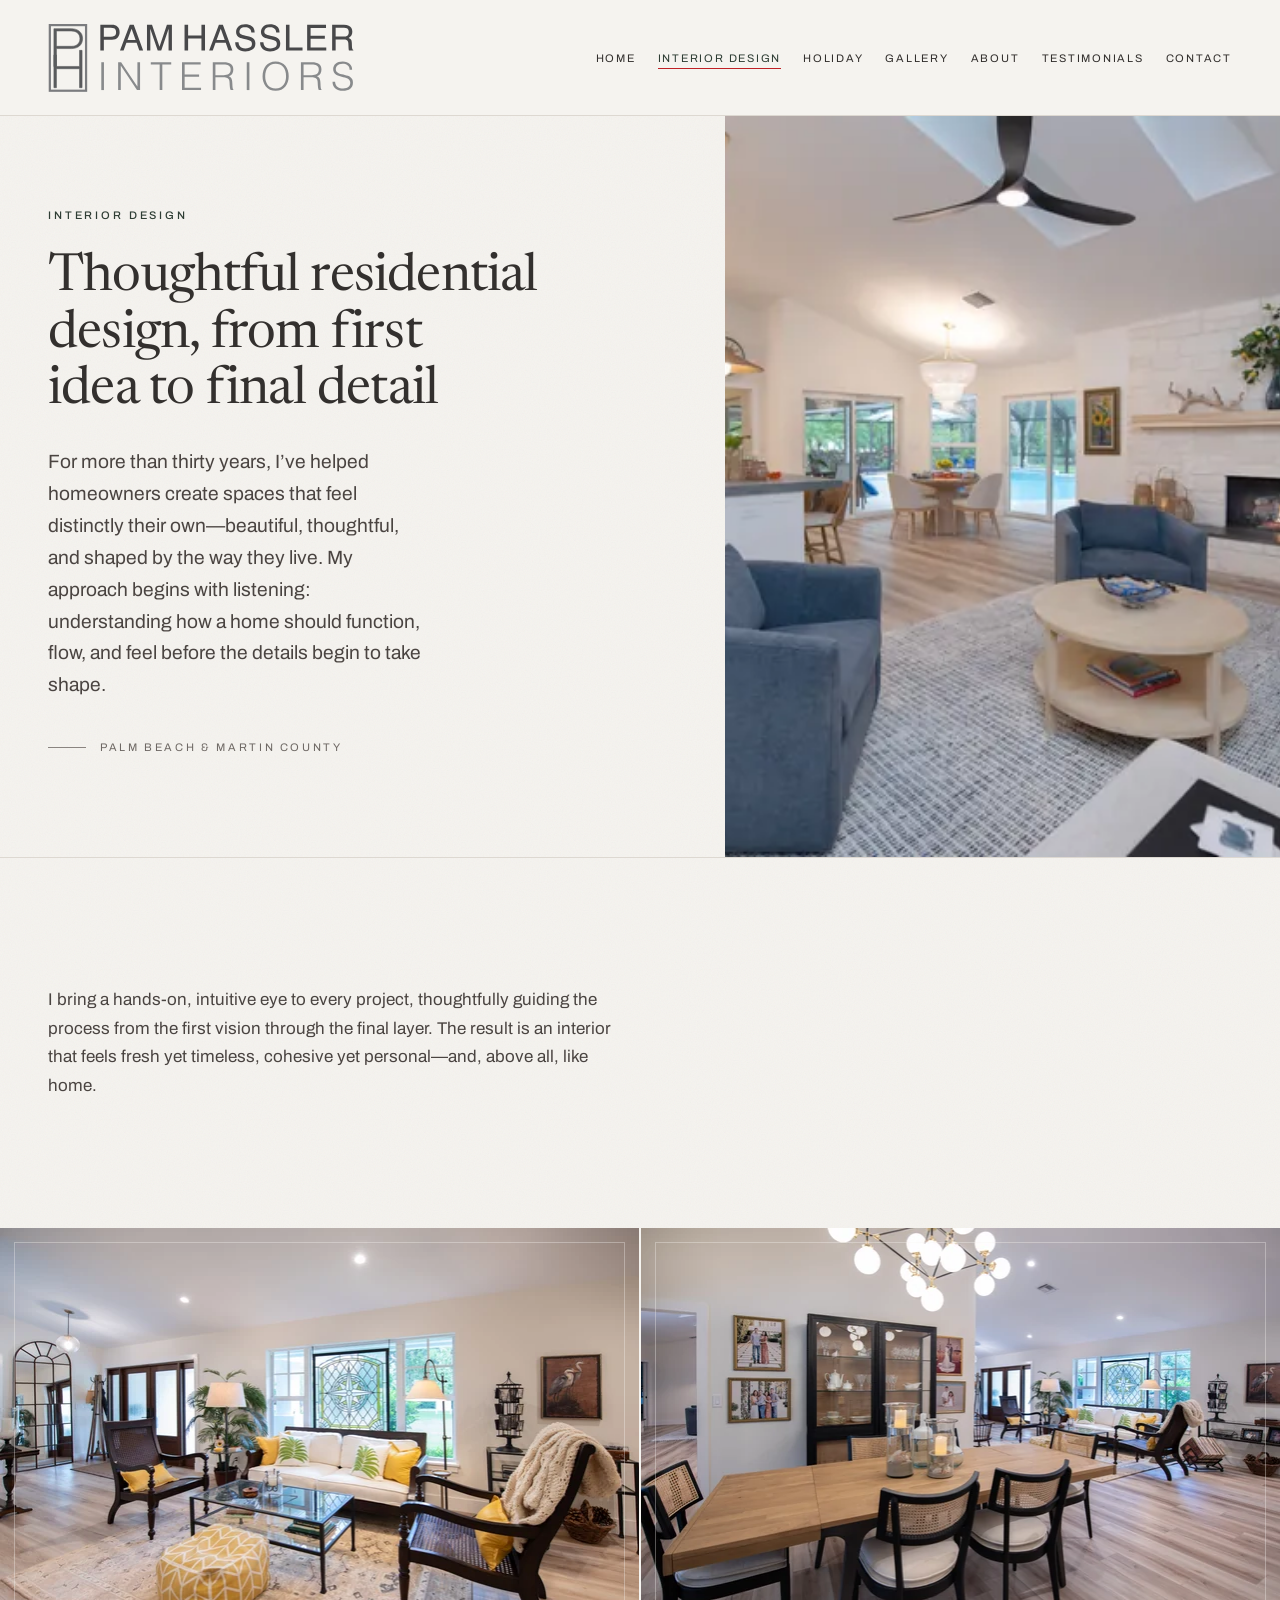
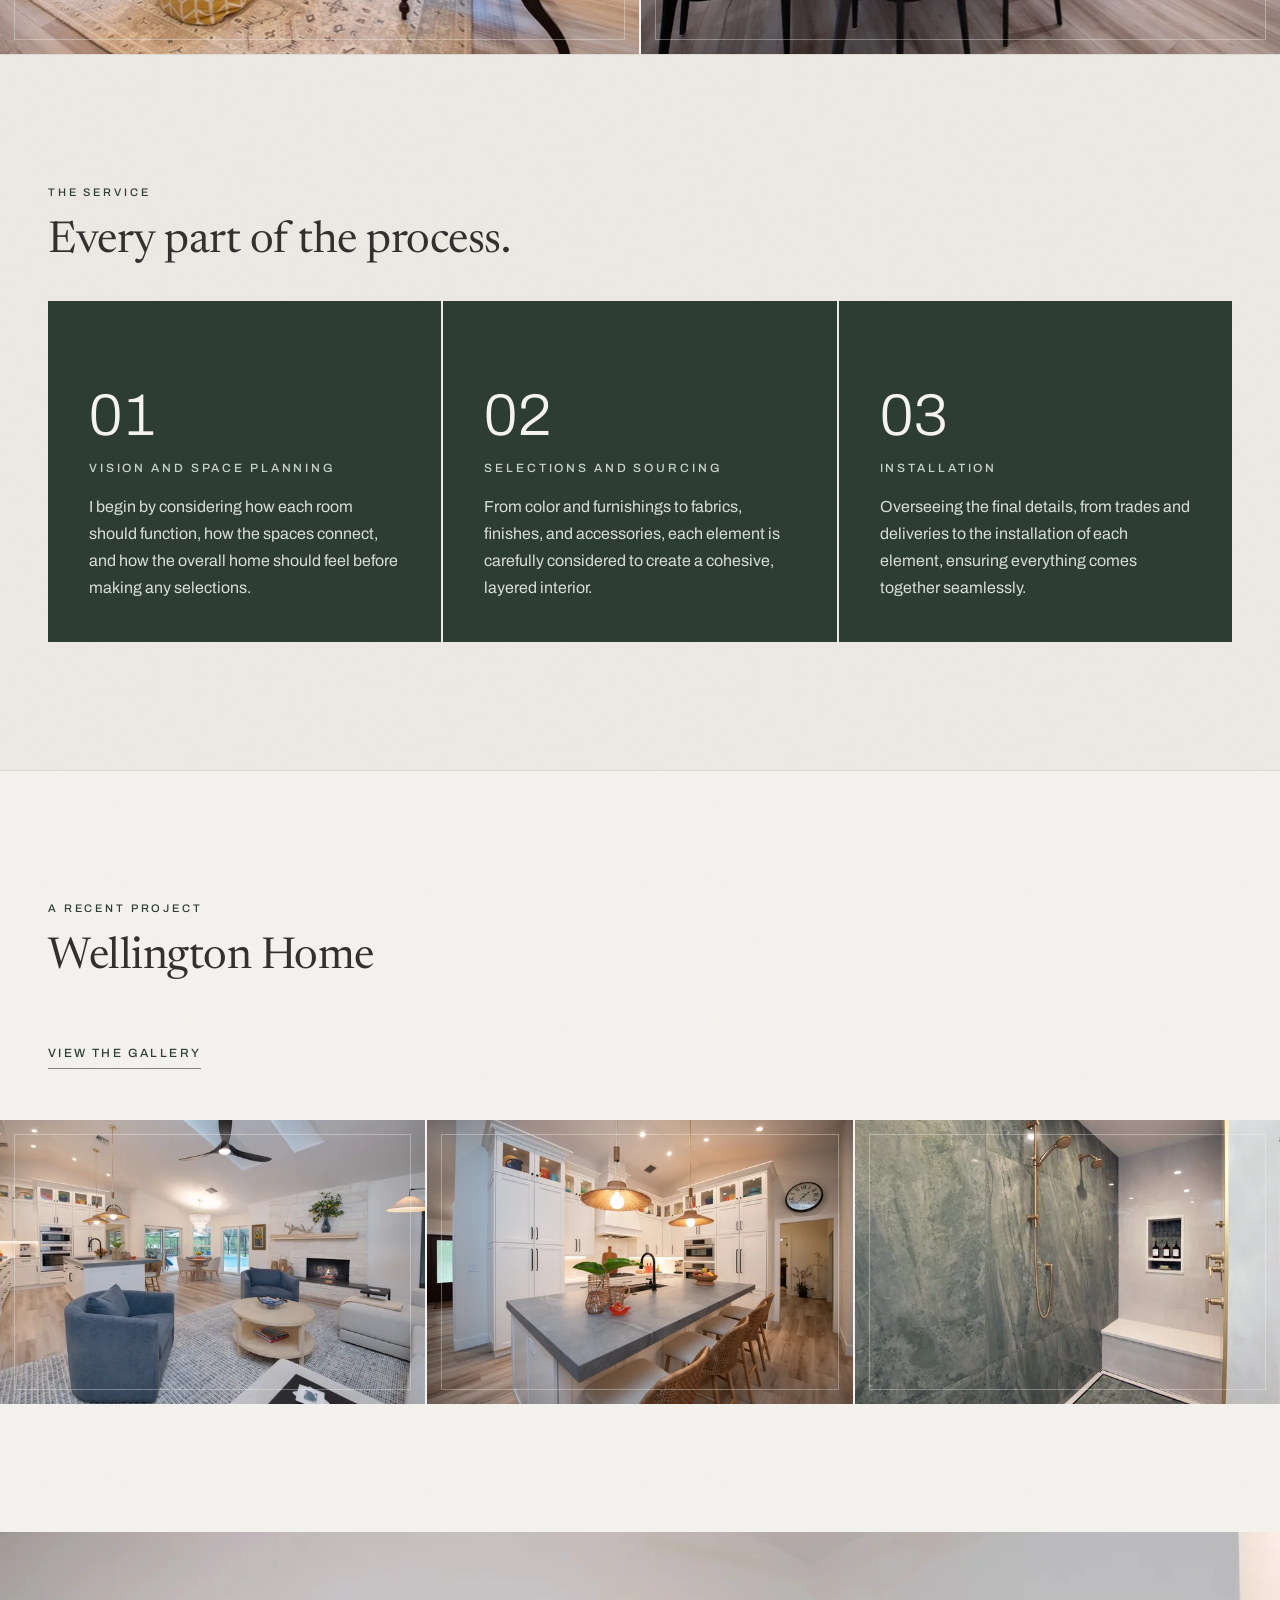
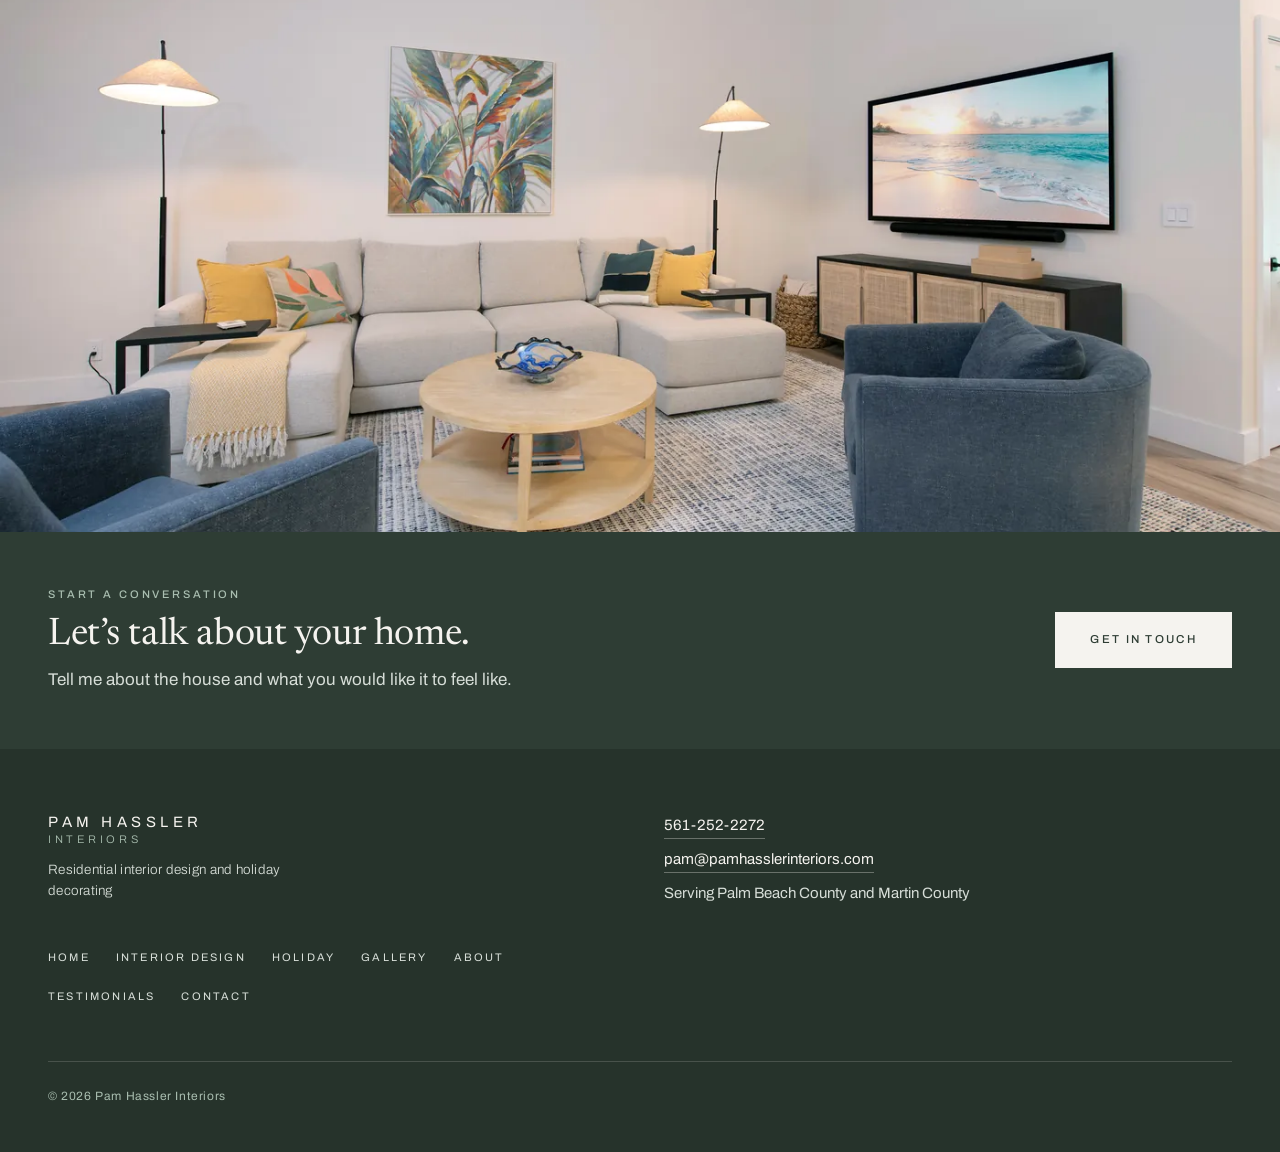
<file: interior-design.html>
<!doctype html>
<html lang="en">
<head>
<meta charset="utf-8">
<meta name="viewport" content="width=device-width, initial-scale=1">
<title>Interior Design | Pam Hassler Interiors</title>
<meta name="description" content="Residential interior design across Palm Beach and Martin County. More than thirty years, from first vision and space planning through selections, sourcing and final installation.">
<meta property="og:type" content="website">
<meta property="og:site_name" content="Pam Hassler Interiors">
<meta property="og:title" content="Residential Interior Design | Pam Hassler Interiors">
<meta property="og:description" content="More than thirty years designing homes in South Florida, from first vision through final installation.">
<meta property="og:image" content="https://www.pamhasslerinteriors.com/og-image.jpg">
<meta property="og:url" content="https://www.pamhasslerinteriors.com/interior-design.html">
<meta name="twitter:card" content="summary_large_image">
<meta name="theme-color" content="#F5F3EF">
<link rel="icon" href="favicon.ico" sizes="32x32">
<link rel="icon" href="img/favicon.svg" type="image/svg+xml">
<link rel="icon" href="img/favicon-32.png" type="image/png" sizes="32x32">
<link rel="apple-touch-icon" href="img/apple-touch-icon.png">
<link rel="preconnect" href="https://fonts.googleapis.com">
<link rel="preconnect" href="https://fonts.gstatic.com" crossorigin>
<link rel="stylesheet" href="https://fonts.googleapis.com/css2?family=Archivo:wght@300;400;500&family=Newsreader:opsz,wght@6..72,300;400&display=swap">
<link rel="canonical" href="https://www.pamhasslerinteriors.com/interior-design.html">
<link rel="stylesheet" href="css/site.css">
</head>
<body>

<a class="skip" href="#main">Skip to content</a>

<header class="site-head">
  <div class="shell">
    <a class="brand" href="index.html">
      <img src="img/logo.svg" alt="Pam Hassler Interiors" width="176" height="41">
    </a>
    <button class="nav-toggle" type="button" aria-expanded="false" aria-controls="site-nav" aria-label="Open menu">
      <i></i><i></i><i></i>
    </button>
    <nav class="nav" id="site-nav" aria-label="Main">
      <ul>
        <li><a href="index.html">Home</a></li>
        <li><a href="interior-design.html" aria-current="page">Interior Design</a></li>
        <li><a href="holiday.html">Holiday</a></li>
        <li><a href="gallery.html">Gallery</a></li>
        <li><a href="about.html">About</a></li>
        <li><a href="testimonials.html">Testimonials</a></li>
        <li><a href="contact.html">Contact</a></li>
      </ul>
    </nav>
  </div>
</header>

<main id="main">

  <!-- ============ hero: same split as Home, no carousel ============ -->
  <section class="hero hero--page">
    <div class="hero__text grain">
      <p class="eyebrow">Interior design</p>
      <h1 class="display display--hero">Thoughtful residential design, from first idea to final detail</h1>
      <p class="prose prose--lead">For more than thirty years, I&rsquo;ve helped homeowners create spaces that feel distinctly their own&mdash;beautiful, thoughtful, and shaped by the way they live. My approach begins with listening: understanding how a home should function, flow, and feel before the details begin to take shape.</p>
      <p class="hero__meta">Palm Beach &amp; Martin County</p>
    </div>
    <figure class="hero__figure">
      <picture>
        <source type="image/webp" srcset="img/work/gabriel-house-kitchen-family-rm-640.webp 640w, img/work/gabriel-house-kitchen-family-rm-1024.webp 1024w, img/work/gabriel-house-kitchen-family-rm-1400.webp 1400w" sizes="(max-width:860px) 100vw, 47vw">
        <img src="img/work/gabriel-house-kitchen-family-rm-1024.jpg" alt="An open plan great room looking from the kitchen toward the fireplace" width="1024" height="683" fetchpriority="high">
      </picture>
    </figure>
  </section>

  <section class="band grain">
    <div class="shell">
      <p class="prose prose--wide prose--lede">I bring a hands-on, intuitive eye to every project, thoughtfully guiding the process from the first vision through the final layer. The result is an interior that feels fresh yet timeless, cohesive yet personal&mdash;and, above all, like home.</p>
    </div>
  </section>

  <div class="pair">
    <figure><picture>
          <source type="image/webp" srcset="img/work/gabriel-house-living-rm-640.webp 640w, img/work/gabriel-house-living-rm-1024.webp 1024w, img/work/gabriel-house-living-rm-1400.webp 1400w" sizes="(max-width:700px) 100vw, 50vw">
          <img src="img/work/gabriel-house-living-rm-1024.jpg" srcset="img/work/gabriel-house-living-rm-640.jpg 640w, img/work/gabriel-house-living-rm-1024.jpg 1024w, img/work/gabriel-house-living-rm-1400.jpg 1400w" sizes="(max-width:700px) 100vw, 50vw" alt="A living room with dark caned armchairs, a pale sofa and yellow accents" width="1024" height="683" loading="lazy" decoding="async">
        </picture></figure>
    <figure><picture>
          <source type="image/webp" srcset="img/work/gabriel-house-dining-rm-640.webp 640w, img/work/gabriel-house-dining-rm-1024.webp 1024w, img/work/gabriel-house-dining-rm-1400.webp 1400w" sizes="(max-width:700px) 100vw, 50vw">
          <img src="img/work/gabriel-house-dining-rm-1024.jpg" srcset="img/work/gabriel-house-dining-rm-640.jpg 640w, img/work/gabriel-house-dining-rm-1024.jpg 1024w, img/work/gabriel-house-dining-rm-1400.jpg 1400w" sizes="(max-width:700px) 100vw, 50vw" alt="A dining room with an oak table, caned chairs and a brass globe chandelier" width="1024" height="683" loading="lazy" decoding="async">
        </picture></figure>
  </div>

  <section class="band band--sunk grain">
    <div class="shell">
      <div class="section-head">
        <p class="eyebrow">The service</p>
        <h2 class="display">Every part of the process.</h2>
      </div>
      <ol class="steps">
        <li><span class="num">01</span><h3>Vision and space planning</h3><p>I begin by considering how each room should function, how the spaces connect, and how the overall home should feel before making any selections.</p></li>
        <li><span class="num">02</span><h3>Selections and sourcing</h3><p>From color and furnishings to fabrics, finishes, and accessories, each element is carefully considered to create a cohesive, layered interior.</p></li>
        <li><span class="num">03</span><h3>Installation</h3><p>Overseeing the final details, from trades and deliveries to the installation of each element, ensuring everything comes together seamlessly.</p></li>
      </ol>
    </div>
  </section>

  <section class="band grain">
    <div class="shell">
      <div class="section-head">
        <p class="eyebrow">A recent project</p>
        <h2 class="display">Wellington Home</h2>
      </div>
      <a class="textlink section-link" href="gallery.html">View the gallery</a>
    </div>
    <div class="work">
      <figure><picture>
          <source type="image/webp" srcset="img/work/gabriel-house-kitchen-family-rm-640.webp 640w, img/work/gabriel-house-kitchen-family-rm-1024.webp 1024w, img/work/gabriel-house-kitchen-family-rm-1400.webp 1400w" sizes="(max-width:760px) 100vw, 33vw">
          <img src="img/work/gabriel-house-kitchen-family-rm-1024.jpg" srcset="img/work/gabriel-house-kitchen-family-rm-640.jpg 640w, img/work/gabriel-house-kitchen-family-rm-1024.jpg 1024w, img/work/gabriel-house-kitchen-family-rm-1400.jpg 1400w" sizes="(max-width:760px) 100vw, 33vw" alt="An open plan kitchen and family room with blue swivel chairs and a stone fireplace" width="1024" height="683" loading="lazy" decoding="async">
        </picture></figure>
      <figure><picture>
          <source type="image/webp" srcset="img/work/gabriel-house-kitchen-1-640.webp 640w, img/work/gabriel-house-kitchen-1-1024.webp 1024w, img/work/gabriel-house-kitchen-1-1400.webp 1400w" sizes="(max-width:760px) 100vw, 33vw">
          <img src="img/work/gabriel-house-kitchen-1-1024.jpg" srcset="img/work/gabriel-house-kitchen-1-640.jpg 640w, img/work/gabriel-house-kitchen-1-1024.jpg 1024w, img/work/gabriel-house-kitchen-1-1400.jpg 1400w" sizes="(max-width:760px) 100vw, 33vw" alt="A kitchen with pale cabinetry and a large island" width="1024" height="683" loading="lazy" decoding="async">
        </picture></figure>
      <figure><picture>
          <source type="image/webp" srcset="img/work/gabriel-house-primary-bath-640.webp 640w, img/work/gabriel-house-primary-bath-1024.webp 1024w, img/work/gabriel-house-primary-bath-1400.webp 1400w" sizes="(max-width:760px) 100vw, 33vw">
          <img src="img/work/gabriel-house-primary-bath-1024.jpg" srcset="img/work/gabriel-house-primary-bath-640.jpg 640w, img/work/gabriel-house-primary-bath-1024.jpg 1024w, img/work/gabriel-house-primary-bath-1400.jpg 1400w" sizes="(max-width:760px) 100vw, 33vw" alt="A primary bathroom with a freestanding tub" width="1024" height="683" loading="lazy" decoding="async">
        </picture></figure>
    </div>
  </section>

  <figure class="figure-band"><picture>
          <source type="image/webp" srcset="img/work/gabriel-house-family-rm-2-640.webp 640w, img/work/gabriel-house-family-rm-2-1024.webp 1024w, img/work/gabriel-house-family-rm-2-1400.webp 1400w" sizes="100vw">
          <img src="img/work/gabriel-house-family-rm-2-1024.jpg" srcset="img/work/gabriel-house-family-rm-2-640.jpg 640w, img/work/gabriel-house-family-rm-2-1024.jpg 1024w, img/work/gabriel-house-family-rm-2-1400.jpg 1400w" sizes="100vw" alt="A family room opening onto the garden" width="1024" height="683" loading="lazy" decoding="async">
        </picture></figure>

  <section class="band band--pine band--banner">
    <div class="shell cta-row">
      <div class="stack stack--tight">
        <p class="eyebrow">Start a conversation</p>
        <h2 class="display">Let&rsquo;s talk about your home.</h2>
        <p class="prose">Tell me about the house and what you would like it to feel like.</p>
      </div>
      <div class="stack">
        <a class="btn btn--onPine" href="contact.html">Get in touch</a>
      </div>
    </div>
  </section>

</main>

<footer class="site-foot">
  <div class="shell">
    <div class="wordmark">
      <b>Pam Hassler</b>
      <span>Interiors</span>
      <em>Residential interior design and holiday decorating</em>
    </div>
    <div class="foot-detail">
      <a href="tel:+15612522272">561-252-2272</a>
      <a href="mailto:pam@pamhasslerinteriors.com">pam@pamhasslerinteriors.com</a>
      <span>Serving Palm Beach County and Martin County</span>
    </div>
    <nav class="foot-nav" aria-label="Footer">
      <ul>
        <li><a href="index.html">Home</a></li>
        <li><a href="interior-design.html">Interior Design</a></li>
        <li><a href="holiday.html">Holiday</a></li>
        <li><a href="gallery.html">Gallery</a></li>
        <li><a href="about.html">About</a></li>
        <li><a href="testimonials.html">Testimonials</a></li>
        <li><a href="contact.html">Contact</a></li>
      </ul>
    </nav>
    <p class="colophon">&copy; 2026 Pam Hassler Interiors</p>
  </div>
</footer>

<script src="js/site.js"></script>
</body>
</html>
</file>
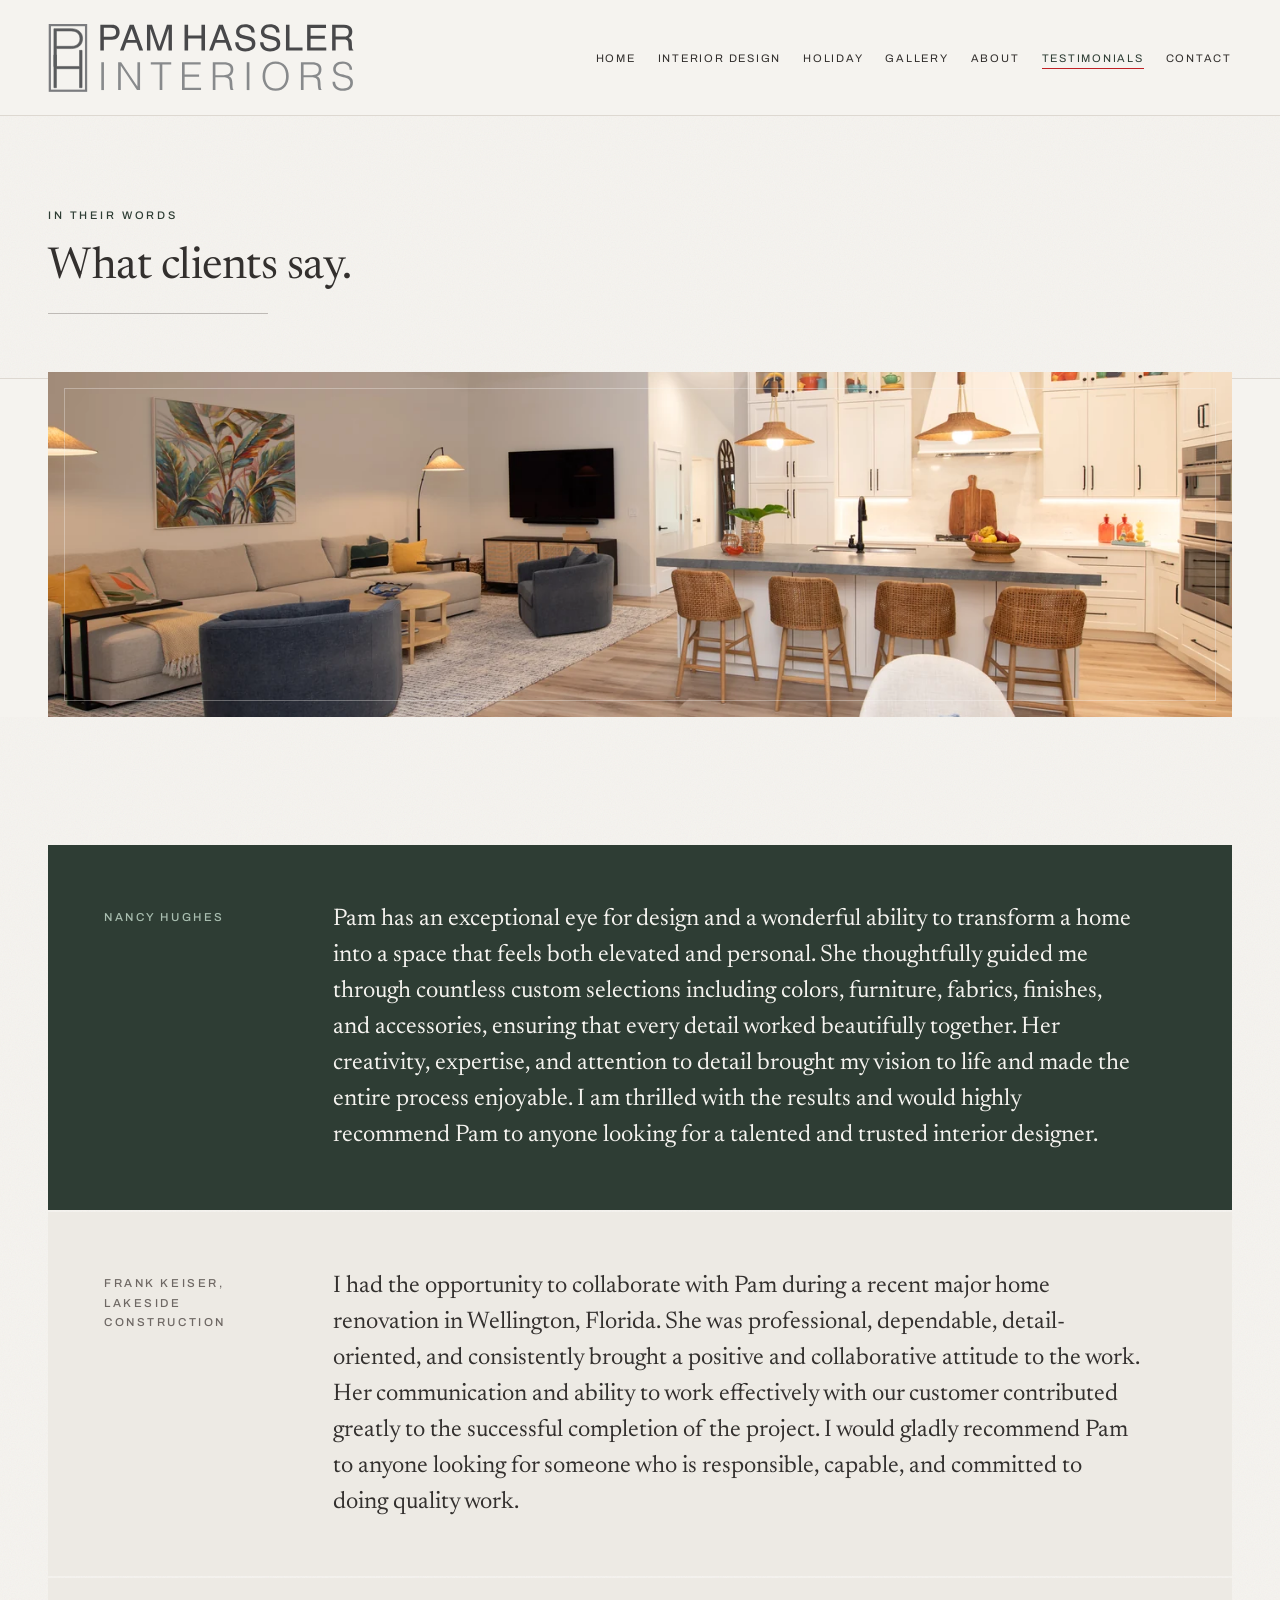
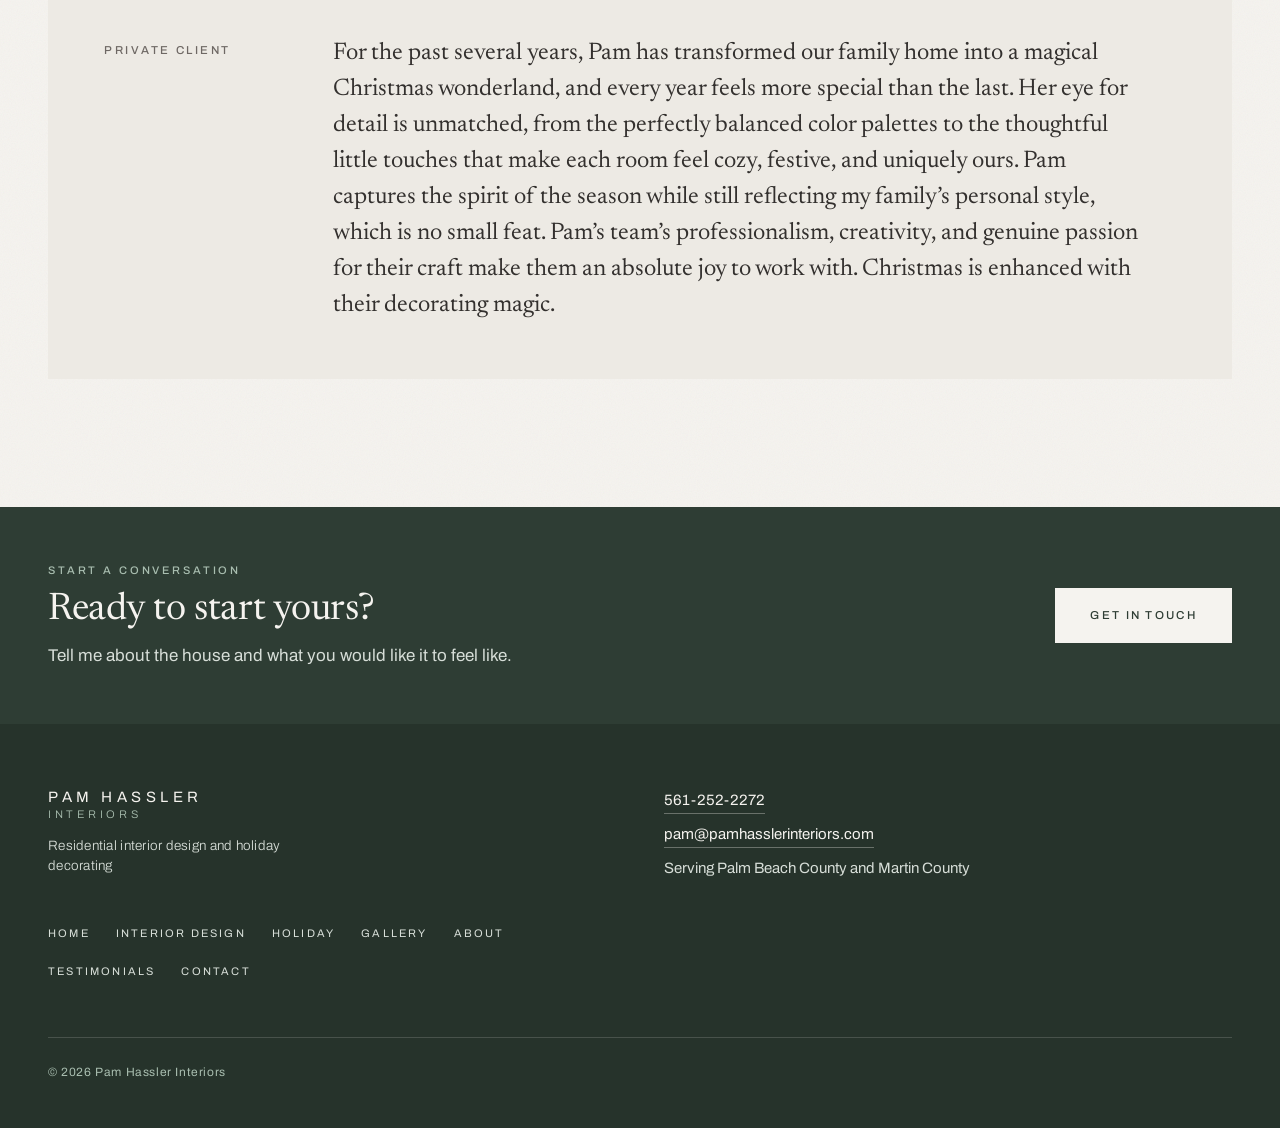
<file: testimonials.html>
<!doctype html>
<html lang="en">
<head>
<meta charset="utf-8">
<meta name="viewport" content="width=device-width, initial-scale=1">
<title>Client Reviews | Pam Hassler Interiors</title>
<meta name="description" content="What clients say about working with Pam Hassler on residential interior design and holiday decorating in South Florida.">
<meta property="og:type" content="website">
<meta property="og:site_name" content="Pam Hassler Interiors">
<meta property="og:title" content="Client Reviews | Pam Hassler Interiors">
<meta property="og:description" content="What clients say about working with Pam Hassler in South Florida.">
<meta property="og:image" content="https://www.pamhasslerinteriors.com/og-image.jpg">
<meta property="og:url" content="https://www.pamhasslerinteriors.com/testimonials.html">
<meta name="twitter:card" content="summary_large_image">
<meta name="theme-color" content="#F5F3EF">
<link rel="icon" href="favicon.ico" sizes="32x32">
<link rel="icon" href="img/favicon.svg" type="image/svg+xml">
<link rel="icon" href="img/favicon-32.png" type="image/png" sizes="32x32">
<link rel="apple-touch-icon" href="img/apple-touch-icon.png">
<link rel="preconnect" href="https://fonts.googleapis.com">
<link rel="preconnect" href="https://fonts.gstatic.com" crossorigin>
<link rel="stylesheet" href="https://fonts.googleapis.com/css2?family=Archivo:wght@300;400;500&family=Newsreader:opsz,wght@6..72,300;400&display=swap">
<link rel="canonical" href="https://www.pamhasslerinteriors.com/testimonials.html">
<link rel="stylesheet" href="css/site.css">
</head>
<body>

<a class="skip" href="#main">Skip to content</a>

<header class="site-head">
  <div class="shell">
    <a class="brand" href="index.html">
      <img src="img/logo.svg" alt="Pam Hassler Interiors" width="176" height="41">
    </a>
    <button class="nav-toggle" type="button" aria-expanded="false" aria-controls="site-nav" aria-label="Open menu">
      <i></i><i></i><i></i>
    </button>
    <nav class="nav" id="site-nav" aria-label="Main">
      <ul>
        <li><a href="index.html">Home</a></li>
        <li><a href="interior-design.html">Interior Design</a></li>
        <li><a href="holiday.html">Holiday</a></li>
        <li><a href="gallery.html">Gallery</a></li>
        <li><a href="about.html">About</a></li>
        <li><a href="testimonials.html" aria-current="page">Testimonials</a></li>
        <li><a href="contact.html">Contact</a></li>
      </ul>
    </nav>
  </div>
</header>

<main id="main">

  <section class="page-hero grain">
    <div class="shell">
      <p class="eyebrow">In their words</p>
      <h1 class="display">What clients say.</h1>
      <div class="rule rule--plain" aria-hidden="true"></div>
    </div>
  </section>

  <div class="shell shell--strip">
    <figure class="pano pano--lede">
      <picture>
        <source type="image/webp" srcset="img/work/gabriel-house-kitchen-3-640.webp 640w, img/work/gabriel-house-kitchen-3-1024.webp 1024w, img/work/gabriel-house-kitchen-3-1400.webp 1400w" sizes="(max-width:900px) 100vw, 1080px">
        <img src="img/work/gabriel-house-kitchen-3-1024.jpg" srcset="img/work/gabriel-house-kitchen-3-640.jpg 640w, img/work/gabriel-house-kitchen-3-1024.jpg 1024w, img/work/gabriel-house-kitchen-3-1400.jpg 1400w" sizes="(max-width:900px) 100vw, 1080px" alt="The kitchen and breakfast table with sunflowers on the counter" width="1024" height="683" fetchpriority="high">
      </picture>
    </figure>
  </div>

  <section class="band grain">
    <div class="shell reviews">
      <figure class="review review--lead">
        <blockquote>Pam has an exceptional eye for design and a wonderful ability to transform a home into a space that feels both elevated and personal. She thoughtfully guided me through countless custom selections including colors, furniture, fabrics, finishes, and accessories, ensuring that every detail worked beautifully together. Her creativity, expertise, and attention to detail brought my vision to life and made the entire process enjoyable. I am thrilled with the results and would highly recommend Pam to anyone looking for a talented and trusted interior designer.</blockquote>
        <figcaption>Nancy Hughes</figcaption>
      </figure>
      <figure class="review">
        <blockquote>I had the opportunity to collaborate with Pam during a recent major home renovation in Wellington, Florida. She was professional, dependable, detail-oriented, and consistently brought a positive and collaborative attitude to the work. Her communication and ability to work effectively with our customer contributed greatly to the successful completion of the project. I would gladly recommend Pam to anyone looking for someone who is responsible, capable, and committed to doing quality work.</blockquote>
        <figcaption>Frank Keiser, Lakeside Construction</figcaption>
      </figure>
      <figure class="review review--season">
        <blockquote>For the past several years, Pam has transformed our family home into a magical Christmas wonderland, and every year feels more special than the last. Her eye for detail is unmatched, from the perfectly balanced color palettes to the thoughtful little touches that make each room feel cozy, festive, and uniquely ours. Pam captures the spirit of the season while still reflecting my family&rsquo;s personal style, which is no small feat. Pam&rsquo;s team&rsquo;s professionalism, creativity, and genuine passion for their craft make them an absolute joy to work with. Christmas is enhanced with their decorating magic.</blockquote>
        <figcaption>Private client</figcaption>
      </figure>
    </div>
  </section>

  <section class="band band--pine band--banner">
    <div class="shell cta-row">
      <div class="stack stack--tight">
        <p class="eyebrow">Start a conversation</p>
        <h2 class="display">Ready to start yours?</h2>
        <p class="prose">Tell me about the house and what you would like it to feel like.</p>
      </div>
      <div class="stack">
        <a class="btn btn--onPine" href="contact.html">Get in touch</a>
      </div>
    </div>
  </section>

</main>

<footer class="site-foot">
  <div class="shell">
    <div class="wordmark">
      <b>Pam Hassler</b>
      <span>Interiors</span>
      <em>Residential interior design and holiday decorating</em>
    </div>
    <div class="foot-detail">
      <a href="tel:+15612522272">561-252-2272</a>
      <a href="mailto:pam@pamhasslerinteriors.com">pam@pamhasslerinteriors.com</a>
      <span>Serving Palm Beach County and Martin County</span>
    </div>
    <nav class="foot-nav" aria-label="Footer">
      <ul>
        <li><a href="index.html">Home</a></li>
        <li><a href="interior-design.html">Interior Design</a></li>
        <li><a href="holiday.html">Holiday</a></li>
        <li><a href="gallery.html">Gallery</a></li>
        <li><a href="about.html">About</a></li>
        <li><a href="testimonials.html">Testimonials</a></li>
        <li><a href="contact.html">Contact</a></li>
      </ul>
    </nav>
    <p class="colophon">&copy; 2026 Pam Hassler Interiors</p>
  </div>
</footer>

<script src="js/site.js"></script>
</body>
</html>
</file>
<file: css/site.css>
/* ==========================================================================
   Pam Hassler Interiors
   Direction A — Quiet Evergreen
   One stylesheet, no build step. Tokens, primitives, then page furniture.

   Two motifs carry the design:
   1. The brand mark is a rectangle enclosing initials. That frame is echoed
      as a hairline matte inset into the photographs.
   2. The brand came off letterpress stationery, so paper grounds carry a
      fine grain and section breaks use a rule-and-diamond ornament.
   ========================================================================== */

:root{
  /* --- palette ------------------------------------------------------- */
  --paper:      #F5F3EF;
  --paper-2:    #EDEAE4;
  --ink:        #33302E;
  --ink-2:      #4A4441;
  --pine-rgb:   46, 61, 52;
  --pine:       #2E3D34;
  --pine-deep:  #26332B;
  --mute:       #6E6864;   /* smallest text that must read — 4.7:1 on paper */
  --stone:      #8A8480;   /* rules and hairlines only, never text          */
  --line:       #DDD8D1;
  --red:        #BF2025;   /* exactly once per page                        */

  /* --- type ---------------------------------------------------------- */
  --sans: "Archivo", "Helvetica Neue", Helvetica, Arial, sans-serif;
  --serif: "Newsreader", Georgia, "Times New Roman", serif;

  --fs-hero:  clamp(33px, 4.1vw, 58px);
  --fs-h2:    clamp(28px, 3.6vw, 44px);
  --fs-h3:    clamp(21px, 2.3vw, 27px);
  --fs-quote: clamp(26px, 3.9vw, 46px);
  --fs-num:   clamp(38px, 4.6vw, 60px);

  /* --- rhythm -------------------------------------------------------- */
  --gutter: 28px;
  --measure: 1240px;
  --section: clamp(72px, 10vw, 132px);
  --bleed-pad: max(var(--gutter), calc((100vw - var(--measure)) / 2 + var(--gutter)));
  --overlap: clamp(0px, 3.4vw, 56px);

  /* --- paper grain ---------------------------------------------------- */
  --grain: url("data:image/svg+xml,%3Csvg xmlns='http://www.w3.org/2000/svg' width='150' height='150'%3E%3Cfilter id='n'%3E%3CfeTurbulence type='fractalNoise' baseFrequency='0.86' numOctaves='4' stitchTiles='stitch'/%3E%3C/filter%3E%3Crect width='150' height='150' filter='url(%23n)'/%3E%3C/svg%3E");
}

*, *::before, *::after{ box-sizing:border-box; }
html{ -webkit-text-size-adjust:100%; scroll-padding-top:96px; }

body{
  margin:0;
  background:var(--paper);
  color:var(--ink);
  font-family:var(--sans);
  font-weight:400;
  font-size:17px;
  line-height:1.68;
  -webkit-font-smoothing:antialiased;
  overflow-x:hidden;
}

img{ max-width:100%; height:auto; display:block; }
a{ color:var(--pine); }
a:focus-visible, button:focus-visible{ outline:2px solid var(--red); outline-offset:3px; }

.skip{
  position:absolute; left:-9999px; top:0; z-index:100;
  background:var(--pine); color:var(--paper); padding:12px 20px;
  font-family:var(--sans); font-size:12px; letter-spacing:.16em; text-transform:uppercase;
}
.skip:focus{ left:0; }

.shell{ width:100%; max-width:var(--measure); margin:0 auto; padding:0 var(--gutter); }

/* grain sits on paper grounds only — never over photography */
.grain{ position:relative; isolation:isolate; }
.grain::before{
  content:""; position:absolute; inset:0; z-index:-1;
  background-image:var(--grain);
  opacity:.055; mix-blend-mode:multiply; pointer-events:none;
}
.grain--dark::before{ opacity:.09; mix-blend-mode:overlay; }

/* ==========================================================================
   Type primitives
   ========================================================================== */

.eyebrow{
  margin:0; font-family:var(--sans); font-weight:500;
  font-size:11px; letter-spacing:.26em; text-transform:uppercase; color:var(--pine);
}

.display{
  margin:0; font-family:var(--serif); font-weight:400;
  line-height:1.12; text-wrap:balance; color:var(--ink);
  font-size:var(--fs-h2); letter-spacing:-.011em;
}
.display--hero{ font-size:var(--fs-hero); line-height:1.08; letter-spacing:-.015em; }
.display--sm{ font-size:var(--fs-h3); line-height:1.2; letter-spacing:-.006em; }

.prose{ margin:0; max-width:44ch; color:var(--ink-2); font-weight:400; }
.prose--wide{ max-width:58ch; }
.prose--lead{ font-size:clamp(18px,1.5vw,21px); line-height:1.66; }

.caption{
  margin:0; font-family:var(--sans); font-size:12.5px; line-height:1.6;
  letter-spacing:.14em; text-transform:uppercase; color:var(--mute);
}

/* Rule and diamond. Holiday territory only as of 6 Sep — the diamond is a
   seasonal mark, so the design pages use .rule--plain below and the only
   red left on them is the nav underline and focus rings. */
.rule{ display:flex; align-items:center; gap:16px; width:100%; }
.rule::before, .rule::after{ content:""; height:1px; background:var(--stone); opacity:.5; flex:1 1 auto; }
.rule i{ flex:none; width:7px; height:7px; background:var(--red); transform:rotate(45deg); }


/* A plain hairline for pages outside holiday territory — the diamond is a
   seasonal mark and does not belong on the design pages. */
.rule--plain i{ display:none; }
.rule--plain::before{ flex:0 0 auto; width:100%; }
.rule--plain::after{ display:none; }

/* ==========================================================================
   Buttons and links
   ========================================================================== */

.btn{
  display:inline-block; align-self:flex-start;
  font-family:var(--sans); font-size:11.5px; font-weight:500;
  letter-spacing:.2em; text-transform:uppercase;
  padding:17px 34px; text-decoration:none;
  background:var(--pine); color:var(--paper); border:1px solid var(--pine);
  transition:background .18s ease, color .18s ease;
}
.btn:hover{ background:transparent; color:var(--pine); }
.btn--ghost{ background:transparent; color:var(--pine); }
.btn--ghost:hover{ background:var(--pine); color:var(--paper); }
.btn--onPine{ background:var(--paper); color:var(--pine); border-color:var(--paper); }
.btn--onPine:hover{ background:transparent; color:var(--paper); }

.textlink{
  align-self:flex-start;
  font-family:var(--sans); font-size:12px; font-weight:500;
  letter-spacing:.2em; text-transform:uppercase;
  color:var(--pine); text-decoration:none;
  border-bottom:1px solid var(--stone); padding-bottom:5px;
}
.textlink:hover{ border-bottom-color:var(--pine); }
/* Sections read headline, copy, link. The link used to float right of the
   heading, which read as navigation chrome rather than part of the thought. */
.section-link{ display:inline-block; margin-top:clamp(18px,2vw,26px); margin-bottom:clamp(30px,4vw,52px); }

/* ==========================================================================
   Header — Pam's original logo, used whole
   ========================================================================== */

.site-head{
  position:sticky; top:0; z-index:50;
  border-bottom:1px solid var(--line); background:var(--paper);
}
.site-head .shell{
  display:flex; align-items:center; justify-content:space-between;
  gap:24px; padding-top:clamp(15px,1.7vw,22px); padding-bottom:clamp(15px,1.7vw,22px);
}
/* The header used to assemble a lockup out of three pieces: the monogram
   cropped from the artwork, a hairline, and the name typeset in Archivo.
   That was our reconstruction, not Pam's logo. img/logo.svg is the original
   mark, monogram and stacked type together, so it is used whole and sized
   by width — it is 4.3:1, not the near-square monogram it replaces. */
.brand{ display:block; flex:0 1 auto; min-width:0; text-decoration:none; }
.brand img{ display:block; width:clamp(238px,24vw,336px); height:auto; }
.nav-toggle{ margin-left:auto; }

.nav-toggle{ display:none; flex:none; background:none; border:1px solid var(--line); padding:12px 13px; cursor:pointer; }
.nav-toggle i{ display:block; width:20px; height:1px; background:var(--ink); }
.nav-toggle i + i{ margin-top:5px; }

.nav ul{ display:flex; flex-wrap:nowrap; gap:0 22px; margin:0; padding:0; list-style:none; }
.nav li{ flex:none; }
.nav a{
  font-family:var(--sans); font-size:11px; font-weight:400;
  letter-spacing:.16em; text-transform:uppercase; white-space:nowrap;
  color:var(--ink); text-decoration:none;
  padding-bottom:4px; border-bottom:1px solid transparent;
}
.nav a:hover{ border-bottom-color:var(--stone); }
.nav a[aria-current="page"]{ color:var(--pine); border-bottom-color:var(--red); }

@media (max-width:1080px){
  .nav-toggle{ display:block; }
  .nav{ display:none; width:100%; border-top:1px solid var(--line); }
  .nav.is-open{ display:block; }
  .site-head .shell{ flex-wrap:wrap; row-gap:0; }
  .nav ul{ flex-direction:column; flex-wrap:wrap; gap:0; padding:8px 0 14px; }
  .nav li + li{ border-top:1px solid var(--line); }
  .nav a{ display:block; padding:16px 0; border-bottom:none; font-size:13px; }
  .nav a[aria-current="page"]{ border-bottom:none; }
}
/* On a phone the logo and the menu button share one line. The mark is a
   single image now, so it scales rather than reflowing — 56vw leaves room
   for the button and the gutters at 360px with pixels to spare. */
@media (max-width:600px){
  .brand img{ width:min(62vw,232px); }
}

/* ==========================================================================
   Hero — paper panel cutting across the photograph
   ========================================================================== */

.hero{
  display:grid; grid-template-columns:minmax(0,1.14fr) minmax(0,1fr);
  align-items:stretch; border-bottom:1px solid var(--line);
}
.hero__text{
  position:relative; z-index:2; min-width:0;
  background:var(--paper);
  margin-right:calc(var(--overlap) * -1);
  display:flex; flex-direction:column; gap:26px; justify-content:center;
  padding:clamp(56px,7vw,104px) 0 clamp(56px,7vw,104px) var(--bleed-pad);
  padding-right:calc(clamp(32px,4.4vw,64px) + var(--overlap));
}
.hero__text .prose{ max-width:34ch; }
.hero__figure{
  margin:0; position:relative;
  /* The hero is a single 4:3 landscape photograph again (IMG_0720), not the
     3:4 portraits the carousel used, so the tall panel that suited those now
     crops it hard. Back down to something nearer the source shape. */
  min-height:min(74vh, 700px);
}
.hero__figure img{ position:absolute; inset:0; width:100%; height:100%; object-fit:cover; }
.hero__actions{ display:flex; flex-wrap:wrap; gap:12px; }
.hero__meta{
  display:flex; align-items:center; gap:14px;
  font-family:var(--sans); font-size:11px; letter-spacing:.24em;
  text-transform:uppercase; color:var(--mute);
}
.hero__meta::before{ content:""; width:38px; height:1px; background:var(--stone); flex:none; }

/* --- hero carousel: crossfade, with a progress hairline on the bottom edge.
   The rail sits on the photograph, so it carries its own scrim and shadow —
   it has to stay visible on the brightest frame in the set, not the average
   one. Tested against the marble frame, which is the worst case. ---------- */
.hero__figure{ overflow:hidden; }
.hero__slide{ position:absolute; inset:0; opacity:0; transition:opacity 1.15s ease; }
.hero__slide.is-on{ opacity:1; }

.hero__rail{
  position:absolute; bottom:0; right:0; height:44px; z-index:3;
  /* The paper panel cuts across this figure and sits at z-index 2, so a rail
     starting at the figure's edge paints its gradient over the paper. Start
     where the panel ends. This also keeps the three segments equal. */
  left:var(--overlap);
  display:flex; gap:2px; align-items:flex-end;
  background:linear-gradient(to top, rgba(51,48,46,.52), rgba(51,48,46,0));
}
.hero__rail button{
  flex:1 1 0; height:3px; margin:0 0 14px; padding:0; border:0; cursor:pointer;
  position:relative; overflow:hidden; background:rgba(245,243,239,.30);
  box-shadow:0 1px 3px rgba(30,28,26,.5);
}
/* the track of the segment you are on is brighter, so there is an indicator
   even at the instant the fill restarts from zero */
.hero__rail button[aria-current="true"]{ background:rgba(245,243,239,.55); }
.hero__rail button:first-child{ margin-left:24px; }
.hero__rail button:last-child{ margin-right:24px; }
.hero__rail button span{
  position:absolute; inset:0; display:block; background:var(--paper);
  transform:scaleX(0); transform-origin:left center;
}
/* Driven by an animation rather than a transition. A transition has to be
   restarted from script, which meant setting an inline width — and an inline
   width outranks the stylesheet, so the fill was pinned at zero and never
   ran. The animation restarts by itself each time the attribute flips. */
.hero__rail button[aria-current="true"] span{
  animation:railFill var(--dwell, 6s) linear forwards;
}
@keyframes railFill{ from{ transform:scaleX(0); } to{ transform:scaleX(1); } }
.hero__rail button:focus-visible{ outline:2px solid var(--paper); outline-offset:5px; }
/* once someone takes control the fill stops counting down and just marks
   where you are, so it never implies the carousel is still running */
.hero__figure.is-manual .hero__rail button[aria-current="true"] span{
  animation:none; transform:scaleX(1);
}

@media (prefers-reduced-motion:reduce){
  .hero__slide{ transition:none; }
  .hero__rail button[aria-current="true"] span{ animation:none; transform:scaleX(1); }
}

/* --- hero variant for the sub-pages ---------------------------------------
   Interior Design and Holiday use the Home split — copy left on paper, image
   right — without the carousel. The single figure is a plain <picture>, so it
   needs the absolute fill the carousel slides were providing. The panel is a
   little shorter than Home's since there is no rail to clear. ------------- */
.hero--page .hero__figure{ min-height:min(62vh, 580px); }
.hero--page .hero__figure > picture{ position:absolute; inset:0; display:block; }
.hero--page .hero__figure img{ position:absolute; inset:0; width:100%; height:100%; object-fit:cover; }
.hero--page .hero__text .rule{ max-width:220px; }

/* Holiday's hero panel: the photograph printed in the campaign red, with the
   Santa's Design Helpers mark as white line art over it. The room stays sharp
   and readable, the whole panel reads red, and the mark loses the red block
   that made it look like a logo pasted onto a coloured rectangle.

   How the wash works: the photograph is desaturated and composited in
   `luminosity` so it contributes tone only, then a flat red multiplies over
   it. Both sit on a red ground so the blend has something to resolve against. */
.hero__figure--wash{ background:#8E1A1F; overflow:hidden; }
.wash__shot{ position:absolute; inset:0; }
.hero--page .wash__shot img{
  position:absolute; inset:0; width:100%; height:100%; object-fit:cover;
  filter:grayscale(1) contrast(1.06) brightness(.92); mix-blend-mode:luminosity;
}
.wash__ink{ position:absolute; inset:0; background:#BE2026; mix-blend-mode:multiply; opacity:.86; }
.hero__figure--wash::after{
  content:""; position:absolute; inset:clamp(20px,2.4vw,34px);
  border:1px solid rgba(255,255,255,.28); pointer-events:none;
}
/* The mark is laid inside this box with object-fit, not sized by percentage
   height. `.wash__mark` was a flex box whose item is the <picture>, not the
   <img> — so `height:100%` on the image resolved against a picture of auto
   height, the inset was ignored, and the mark overflowed the panel and got
   clipped. Both boxes now take a definite size from inset:0 instead. */
.wash__mark{ position:absolute; inset:clamp(56px,7vw,104px); }
.hero--page .wash__mark picture{ position:absolute; inset:0; display:block; }
.hero--page .wash__mark img{
  position:absolute; inset:0; width:100%; height:100%; object-fit:contain;
  filter:drop-shadow(0 6px 22px rgba(0,0,0,.34));
}

/* No blend modes, no wash: show the mark on flat red rather than a muddy
   grey-red composite. */
@media (forced-colors:active), (prefers-contrast:more){
  .hero--page .wash__shot{ display:none; }
  .wash__ink{ mix-blend-mode:normal; opacity:1; }
}

@media (max-width:860px){
  .hero{ grid-template-columns:1fr; }

  /* Every child of the hero figure is absolutely positioned — the carousel
     slides, the page-hero picture, the red wash and its mark — so the figure
     has no content height of its own. Sizing it with `aspect-ratio` works in
     Chrome, which resolves the ratio against the definite column width. iOS
     Safari does not: it sizes the grid row from content (zero), stretches the
     item into it, and the hero image vanishes completely. It looked fine in
     every desktop browser and was invisible only on a real phone.

     So the height is stated outright here. No aspect-ratio to resolve, and
     `align-self:start` so stretch cannot flatten it either. The vh cap keeps
     the image from eating a whole screen on a tall phone; object-fit handles
     the crop when the cap bites. */
  .hero__figure{
    order:1; align-self:start;
    aspect-ratio:auto;
    height:min(125vw, 66vh);
    min-height:280px;   /* a floor, so no future change can flatten it again */
  }
  .hero--page .hero__figure{
    height:min(75vw, 56vh);
    min-height:220px;
  }
  .hero--page .wash__mark{ inset:clamp(34px,9vw,60px); }
  .hero__text{
    order:2; margin-right:0; gap:20px;
    padding:40px var(--gutter) 48px;
  }
}

/* ==========================================================================
   Sections
   ========================================================================== */

.band{ padding:var(--section) 0; }
.band--sunk{ background:var(--paper-2); border-block:1px solid var(--line); }
.band--pine{ background:var(--pine); color:var(--paper); }

.stack{ display:flex; flex-direction:column; gap:24px; }
.stack--tight{ gap:16px; }

.section-head{ display:flex; flex-direction:column; gap:16px; margin-bottom:clamp(22px,2.8vw,34px); }
.section-head--split{
  flex-direction:row; flex-wrap:wrap; align-items:flex-end;
  justify-content:space-between; gap:22px 48px;
}

/* --- the service, as a numbered sequence --------------------------------- */
.steps{
  margin:0; padding:0; list-style:none;
  display:grid; grid-template-columns:repeat(auto-fit, minmax(240px,1fr));
  gap:2px; align-items:stretch;
}
.steps li{
  position:relative;
  padding:clamp(80px,6.6vw,96px) clamp(28px,3.2vw,42px) clamp(30px,3.2vw,42px);
  display:flex; flex-direction:column; gap:14px;
  background:var(--pine);
}

/* An ornament hung from the top edge of each card. The three shapes are the
   ones that actually recur in her photographs — a mercury sphere, a teardrop
   finial, a star topper — rather than icons standing in for the step. The
   thread is what keeps it reading as decoration and not as an icon set. */
.steps .ornament{
  position:absolute; top:0; left:clamp(28px,3.2vw,42px);
  width:31px; height:67px; display:block; pointer-events:none;
}
.steps .ornament svg{ display:block; width:100%; height:100%; overflow:visible; }
.steps .ornament [stroke]{
  stroke:#C6D4C9; stroke-width:1; fill:none;
  stroke-linecap:round; stroke-linejoin:round; opacity:.85;
}

.steps .num{
  font-family:var(--sans); font-weight:300; font-size:var(--fs-num);
  line-height:1; letter-spacing:.02em; color:var(--paper);
  font-variant-numeric:tabular-nums;
}
.steps h3{
  margin:0; font-family:var(--sans); font-weight:500; font-size:12px;
  letter-spacing:.24em; text-transform:uppercase; color:#C6D4C9;
}
.steps p{ margin:0; font-size:16px; line-height:1.7; color:#D7DED8; }

/* --- interiors: the work that now leads the page ------------------------- */
.work{
  display:grid; gap:2px;
  grid-template-columns:repeat(3, minmax(0,1fr));
}
.work figure{ margin:0; position:relative; overflow:hidden; aspect-ratio:3/2; background:var(--paper-2); }
.work img{ width:100%; height:100%; object-fit:cover; }
.work figure::after{
  content:""; position:absolute; inset:14px;
  border:1px solid rgba(245,243,239,.34); pointer-events:none;
}
@media (max-width:760px){
  .work{ grid-template-columns:1fr; }
  .work figure{ aspect-ratio:16/10; }
  .work figure::after{ inset:11px; }
}

/* --- gallery teaser, asymmetric ------------------------------------------ */
.teaser-body{ max-width:62ch; margin:0 0 22px; }
.plates{
  display:grid; gap:2px;
  grid-template-columns:minmax(0,1.34fr) minmax(0,1fr);
  grid-template-rows:repeat(2, minmax(0,1fr));
  /* explicit height so the two rows resolve and the tall plate can span them */
  height:clamp(440px, 48vw, 680px);
}
.plate{ margin:0; position:relative; overflow:hidden; background:var(--paper-2); }
.plate img{ width:100%; height:100%; object-fit:cover; }
/* the mark's rectangle, echoed as a matte inside the photograph */
.plate::after{
  content:""; position:absolute; inset:16px;
  border:1px solid rgba(245,243,239,.42); pointer-events:none;
}
.plate--tall{ grid-row:1 / span 2; }

@media (max-width:760px){
  .plates{ grid-template-columns:1fr; grid-template-rows:none; height:auto; }
  .plate{ aspect-ratio:16/11; }
  .plate--tall{ grid-row:auto; aspect-ratio:4/5; }
  .plate::after{ inset:12px; }
}

/* --- full-bleed photograph as a section break ---------------------------- */
.figure-band{ margin:0; position:relative; height:clamp(300px, 50vw, 600px); }
.figure-band img{ width:100%; height:100%; object-fit:cover; }

/* --- testimonial ---------------------------------------------------------- */
.quote-row{
  display:grid; grid-template-columns:minmax(0,1.3fr) minmax(0,1fr);
  gap:clamp(32px,5vw,80px); align-items:start;
}
@media (max-width:800px){ .quote-row{ grid-template-columns:1fr; gap:30px; } }
.quote{ margin:0; position:relative; }
.quote .openmark{
  display:block; font-family:var(--serif); font-size:clamp(64px,9vw,132px);
  line-height:.72; color:var(--stone); opacity:.4; margin-bottom:6px;
  user-select:none;
}
.quote blockquote{
  margin:0; font-family:var(--serif); font-weight:400;
  font-size:var(--fs-quote); line-height:1.42; color:var(--ink); text-wrap:balance;
}
.quote figcaption{
  margin-top:30px; font-family:var(--sans); font-size:11.5px; font-weight:500;
  letter-spacing:.22em; text-transform:uppercase; color:var(--mute);
}

/* --- closing call to action ----------------------------------------------- */
.band--pine .eyebrow{ color:#A9BEB0; }
.band--pine .display{ color:var(--paper); }
.band--pine .prose{ color:#D7DED8; }
.band--pine .rule::before, .band--pine .rule::after{ background:rgba(245,243,239,.22); }
/* This is a banner, not a section: one shallow horizontal strip, the copy on
   the left and the button on the right, both centred on the same axis. The
   band gets its own reduced padding — the standard section rhythm made it
   twice as tall as it needed to be and left the button floating. */
.band--banner{ padding:clamp(38px,4.2vw,58px) 0; }
.cta-row{
  display:flex; flex-wrap:wrap; gap:24px 56px;
  align-items:center; justify-content:space-between;
}
.cta-row .stack{ gap:10px; }
.cta-row .display{ font-size:clamp(26px,3vw,38px); }
.cta-row .prose{ max-width:58ch; }
.cta-row .btn{ flex:none; align-self:center; }
@media (max-width:700px){
  .cta-row{ align-items:flex-start; }
  .cta-row .btn{ align-self:flex-start; }
}

/* --- the holiday teaser on Home: one panoramic photograph, contained rather
   than full bleed, with the copy beneath it. It replaces the three pine cards,
   which put a third slab of green on a page that already ends in two. The
   three-step cards still live on the Holiday page, where they belong. ----- */
/* The image inside is in normal flow, so this is not exposed to the WebKit
   collapse that killed the hero figures — but the floor costs nothing and
   means a ratio that fails to resolve can never leave an empty band. */
.pano{ margin:0; position:relative; overflow:hidden; aspect-ratio:11/5; min-height:160px; background:var(--paper); }
.pano img{ width:100%; height:100%; object-fit:cover; display:block; }
.pano::after{ content:""; position:absolute; inset:16px; border:1px solid rgba(245,243,239,.34); pointer-events:none; }
@media (max-width:700px){ .pano{ aspect-ratio:16/10; } .pano::after{ inset:11px; } }

/* A lede strip: the same contained panoramic, used directly under a text-only
   page hero. Those pages opened with a whole phone screen of nothing but a
   headline, which reads as a page that has not loaded. Shallower than a normal
   .pano so it sits under the headline rather than replacing it, and shallower
   again on a phone where vertical space is the scarce thing. */
.shell--strip{ padding-top:0; }
.pano--lede{ aspect-ratio:24/7; min-height:140px; margin-top:clamp(-8px,-0.6vw,0px); }
@media (max-width:700px){ .pano--lede{ aspect-ratio:3/2; } }

/* Contact opens on this kitchen rather than the aerial — an aerial reads as a
   real-estate listing, not design work. Cropped to 24:7 the frame's own centre
   cuts the pendant through the middle of its shade; biasing up to 36% keeps
   the pendant, the backsplash and the island, and still shows the chair backs. */
.pano--kitchen img{ object-position:center 36%; }
@media (max-width:700px){ .pano--kitchen img{ object-position:center 45%; } }

.pano-note{
  display:flex; flex-wrap:wrap; align-items:flex-end; justify-content:space-between;
  gap:18px 48px; margin-top:clamp(22px,2.6vw,34px);
}
.pano-note .prose{ max-width:62ch; }

/* ==========================================================================
   Footer
   ========================================================================== */

.site-foot{ background:var(--pine-deep); color:var(--paper); padding:64px 0 46px; }
.site-foot .shell{ display:grid; grid-template-columns:minmax(0,1fr) minmax(0,1fr); gap:36px 48px; align-items:start; }
@media (max-width:700px){ .site-foot .shell{ grid-template-columns:1fr; } }
.site-foot .wordmark{ font-family:var(--sans); font-weight:300; line-height:1.3; }
.site-foot .wordmark b{ display:block; font-weight:400; font-size:15px; letter-spacing:.3em; text-transform:uppercase; }
.site-foot .wordmark span{ display:block; font-size:11px; letter-spacing:.34em; text-transform:uppercase; color:#A9BEB0; }
.site-foot .wordmark em{ display:block; margin-top:14px; font-style:normal; font-size:13.5px; letter-spacing:.02em; color:#D7DED8; max-width:30ch; line-height:1.5; }
.foot-detail{ display:flex; flex-direction:column; gap:8px; font-family:var(--sans); font-size:15px; color:#D7DED8; }
.foot-detail a{ align-self:flex-start; color:var(--paper); text-decoration:none; border-bottom:1px solid rgba(245,243,239,.32); }
.foot-detail a:hover{ border-bottom-color:var(--paper); }
.foot-nav ul{ display:flex; flex-wrap:wrap; gap:10px 26px; margin:0; padding:0; list-style:none; }
.foot-nav a{ font-family:var(--sans); font-size:11px; letter-spacing:.2em; text-transform:uppercase; color:#D7DED8; text-decoration:none; }
.foot-nav a:hover{ color:var(--paper); }
.colophon{
  grid-column:1 / -1; margin:16px 0 0; padding-top:24px;
  border-top:1px solid rgba(245,243,239,.16);
  font-family:var(--sans); font-size:12px; letter-spacing:.05em; color:#A9BEB0;
}

/* ==========================================================================
   Stub pages
   ========================================================================== */

.stub{ padding:var(--section) 0; }
.stub .shell{ display:flex; flex-direction:column; gap:26px; max-width:820px; }
.stub .prose{ max-width:60ch; }
.stub-note{
  margin:6px 0 0; padding:22px 26px;
  border:1px solid var(--line); background:var(--paper-2);
  font-family:var(--sans); font-size:14.5px; line-height:1.66; color:var(--ink-2);
}
.stub-note b{ font-weight:500; color:var(--pine); }

/* ==========================================================================
   Phones — body copy sizes up, never down
   ========================================================================== */

@media (max-width:640px){
  :root{ --gutter:20px; }
  body{ font-size:18px; }
  .prose, .steps p{ font-size:18px; line-height:1.7; }
  .caption, .stub-note{ font-size:15px; }
  .quote blockquote{ line-height:1.36; }
}

@media (prefers-reduced-motion:reduce){
  *{ transition:none !important; animation:none !important; }
}

/* ==========================================================================
   Sub-page furniture
   Added when the remaining six pages were built.
   ========================================================================== */

/* --- page hero: a heading block, no photograph behind the type ----------- */
.page-hero{ padding:clamp(56px,7vw,96px) 0 clamp(40px,5vw,64px); border-bottom:1px solid var(--line); }
.page-hero .shell{ display:flex; flex-direction:column; gap:20px; }
.page-hero .prose{ max-width:56ch; }
.page-hero .rule{ max-width:220px; }

/* --- a run of prose with room to breathe --------------------------------- */
.copy{ display:grid; grid-template-columns:minmax(0,1fr) minmax(0,1fr); gap:clamp(28px,5vw,72px); align-items:start; }
@media (max-width:820px){ .copy{ grid-template-columns:1fr; gap:24px; } }
.copy p + p{ margin-top:18px; }

/* --- a two-up image pair ------------------------------------------------- */
.pair{ display:grid; grid-template-columns:repeat(2,minmax(0,1fr)); gap:2px; }
.pair figure{ margin:0; position:relative; overflow:hidden; aspect-ratio:3/2; background:var(--paper-2); }
.pair img{ width:100%; height:100%; object-fit:cover; }
.pair figure::after{ content:""; position:absolute; inset:14px; border:1px solid rgba(245,243,239,.34); pointer-events:none; }
@media (max-width:700px){ .pair{ grid-template-columns:1fr; } .pair figure::after{ inset:11px; } }

/* --- the seasonal badge, holiday pages only ------------------------------ */
.badge{ display:block; width:clamp(116px,13vw,164px); height:auto; }
.badge img{ width:100%; height:auto; display:block; }

/* --- gallery: contained, not full bleed ---------------------------------- */
.gallery{
  display:grid; gap:2px;
  grid-template-columns:repeat(auto-fill, minmax(232px, 1fr));
}
.gallery button{
  margin:0; padding:0; border:0; cursor:zoom-in; position:relative;
  overflow:hidden; aspect-ratio:1/1; background:var(--paper-2); display:block;
}
.gallery img{ width:100%; height:100%; object-fit:cover; display:block; transition:transform .5s cubic-bezier(.2,0,.2,1); }
.gallery button:hover img{ transform:scale(1.035); }
.gallery button::after{ content:""; position:absolute; inset:12px; border:1px solid rgba(245,243,239,.30); pointer-events:none; }
.gallery button:focus-visible{ outline:2px solid var(--pine); outline-offset:-4px; }
@media (max-width:520px){ .gallery{ grid-template-columns:repeat(2,minmax(0,1fr)); } }

.gallery-head{ display:flex; flex-wrap:wrap; gap:12px 32px; align-items:baseline; justify-content:space-between; margin-bottom:26px; }
.gallery-head h2{ margin:0; }
.gallery-count{ font-family:var(--sans); font-size:11px; letter-spacing:.2em; text-transform:uppercase; color:var(--mute); font-variant-numeric:tabular-nums; }

/* --- lightbox ------------------------------------------------------------ */
.lightbox{
  position:fixed; inset:0; z-index:200; display:none;
  background:rgba(26,24,23,.94);
  align-items:center; justify-content:center;
}
.lightbox[open], .lightbox.is-open{ display:flex; }
.lightbox__frame{
  position:relative; width:100%; height:100%;
  display:flex; align-items:center; justify-content:center;
  padding:clamp(48px,7vw,88px) clamp(56px,9vw,120px);
}
.lightbox__frame img{
  max-width:100%; max-height:100%; width:auto; height:auto;
  object-fit:contain; display:block;
}
.lightbox__bar{
  position:absolute; left:0; right:0; bottom:clamp(16px,3vw,30px);
  display:flex; align-items:center; justify-content:center; gap:18px;
  font-family:var(--sans); font-size:11.5px; letter-spacing:.2em;
  text-transform:uppercase; color:#CFCAC5; font-variant-numeric:tabular-nums;
}
.lightbox button{
  background:none; border:1px solid rgba(245,243,239,.3); color:var(--paper);
  cursor:pointer; display:grid; place-items:center; padding:0;
  transition:border-color .18s ease, background .18s ease;
}
.lightbox button:hover{ border-color:var(--paper); background:rgba(245,243,239,.1); }
.lightbox button:focus-visible{ outline:2px solid var(--paper); outline-offset:3px; }
.lightbox svg{ width:17px; height:17px; fill:none; stroke:currentColor; stroke-width:1.3; }
.lightbox__nav{ position:absolute; top:50%; transform:translateY(-50%); width:52px; height:52px; }
.lightbox__nav--prev{ left:clamp(10px,2vw,26px); }
.lightbox__nav--next{ right:clamp(10px,2vw,26px); }
.lightbox__close{ position:absolute; top:clamp(14px,2.4vw,26px); right:clamp(14px,2.4vw,26px); width:46px; height:46px; }
.lightbox__cap{
  position:absolute; left:0; right:0; top:clamp(18px,3vw,30px);
  text-align:center; font-family:var(--sans); font-size:12px; letter-spacing:.06em;
  color:#CFCAC5; padding:0 90px;
}
body.is-locked{ overflow:hidden; }
@media (max-width:640px){
  .lightbox__frame{ padding:64px 12px 84px; }
  .lightbox__nav{ width:44px; height:44px; }
  .lightbox__cap{ padding:0 64px; font-size:11.5px; }
}

/* --- about --------------------------------------------------------------- */
/* The text column is capped near its measure so the bio does not leave a dead
   third on the right of a wide screen. */
.bio{ display:grid; grid-template-columns:minmax(0,320px) minmax(0,64ch); gap:clamp(30px,5vw,72px); align-items:start; justify-content:start; }
@media (max-width:820px){ .bio{ grid-template-columns:1fr; } }
.portrait{ margin:0; position:relative; aspect-ratio:4/5; background:var(--paper-2); border:1px solid var(--line); }
.portrait img{ width:100%; height:100%; object-fit:cover; display:block; }
.bio__text p{ margin:0; max-width:none; }
.bio__text p + p{ margin-top:20px; }

/* --- testimonials --------------------------------------------------------- */
.reviews{ display:flex; flex-direction:column; gap:2px; }
/* The attribution sits in a left rail on wide screens so the quote runs the
   full width of the card instead of leaving a dead third on the right. */
.review{
  margin:0; background:var(--paper-2); padding:clamp(32px,4.4vw,60px);
  display:grid; grid-template-columns:minmax(0,190px) minmax(0,1fr);
  gap:clamp(20px,3vw,48px); align-items:start;
}
.review blockquote{
  margin:0; grid-column:2; font-family:var(--serif); font-weight:400;
  font-size:clamp(19px,2vw,24px); line-height:1.5; color:var(--ink); max-width:62ch;
}
.review figcaption{
  grid-column:1; grid-row:1; padding-top:.55em;
  font-family:var(--sans); font-size:11.5px; font-weight:500;
  letter-spacing:.22em; text-transform:uppercase; color:var(--mute);
}
@media (max-width:820px){
  .review{ grid-template-columns:1fr; gap:0; }
  .review blockquote{ grid-column:1; grid-row:1; }
  .review figcaption{ grid-column:1; grid-row:2; padding-top:0; margin-top:24px; }
}
.review--lead{ background:var(--pine); }
.review--lead blockquote{ color:var(--paper); }
.review--lead figcaption{ color:#A9BEB0; }

/* --- contact -------------------------------------------------------------- */
.contact{ display:grid; grid-template-columns:minmax(0,1fr) minmax(0,1fr); gap:clamp(30px,5vw,72px); align-items:start; }
@media (max-width:820px){ .contact{ grid-template-columns:1fr; } }
.contact--single{ grid-template-columns:minmax(0,520px); }
.contact-list{ display:flex; flex-direction:column; gap:2px; }
/* A drawn line icon sits in a left rail of each card, in the same one-stroke
   language as the holiday ornaments. Decorative — the dt already labels it. */
.contact-item{
  background:var(--paper-2); padding:clamp(24px,3vw,34px);
  display:grid; grid-template-columns:34px minmax(0,1fr);
  column-gap:clamp(16px,2vw,24px); row-gap:8px; align-items:center;
}
.contact-icon{
  grid-column:1; grid-row:1 / span 2; align-self:start;
  width:30px; height:30px; color:var(--pine); opacity:.72; margin-top:-2px;
}
.contact-item dt, .contact-item dd{ grid-column:2; }
@media (max-width:420px){
  .contact-item{ grid-template-columns:26px minmax(0,1fr); column-gap:14px; }
  .contact-icon{ width:24px; height:24px; }
}
.contact-item dt{
  font-family:var(--sans); font-size:11px; font-weight:500;
  letter-spacing:.24em; text-transform:uppercase; color:var(--pine);
}
.contact-item dd{ margin:0; }
.contact-item a{
  font-family:var(--sans); font-size:clamp(19px,2.2vw,25px); font-weight:300;
  letter-spacing:.01em; color:var(--ink); text-decoration:none;
  border-bottom:1px solid var(--stone); padding-bottom:3px;
}
.contact-item a:hover{ border-bottom-color:var(--pine); color:var(--pine); }
.contact-item span{ font-family:var(--sans); font-size:17px; color:var(--ink-2); }
</file>
